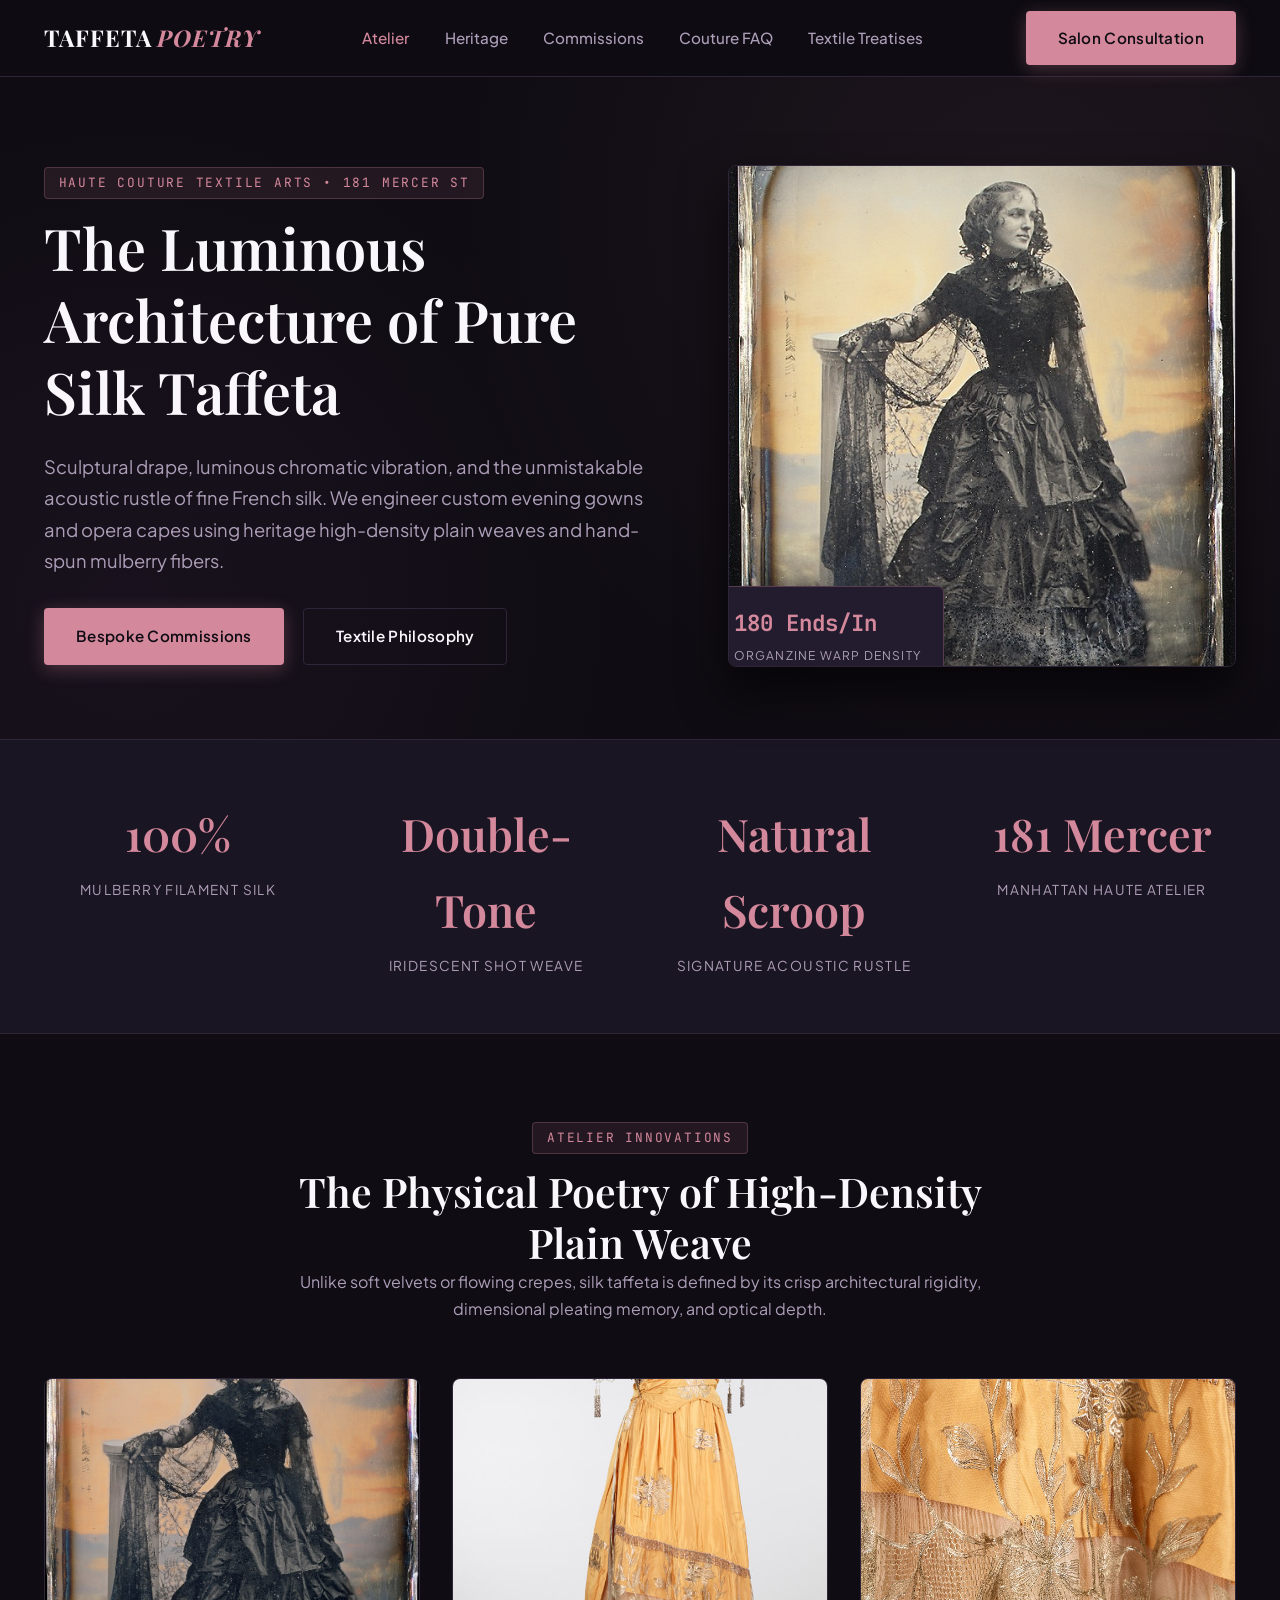
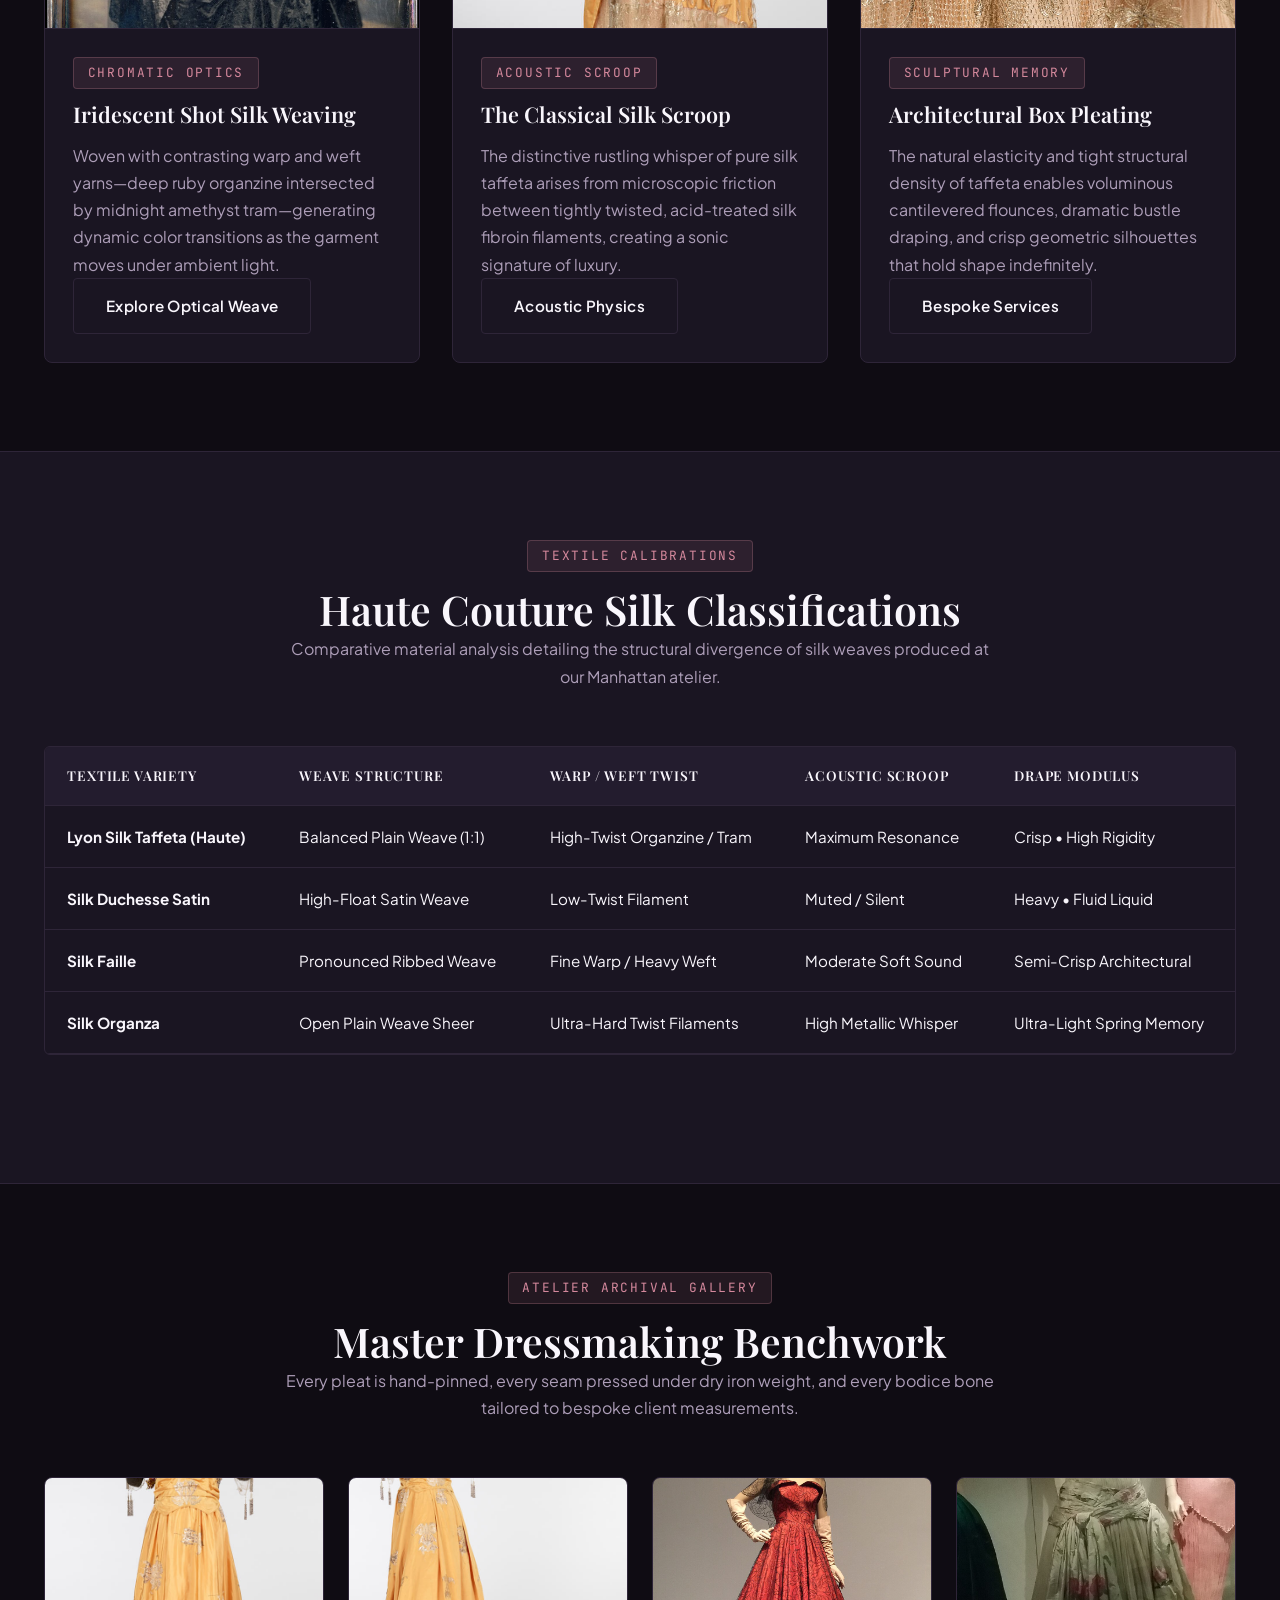
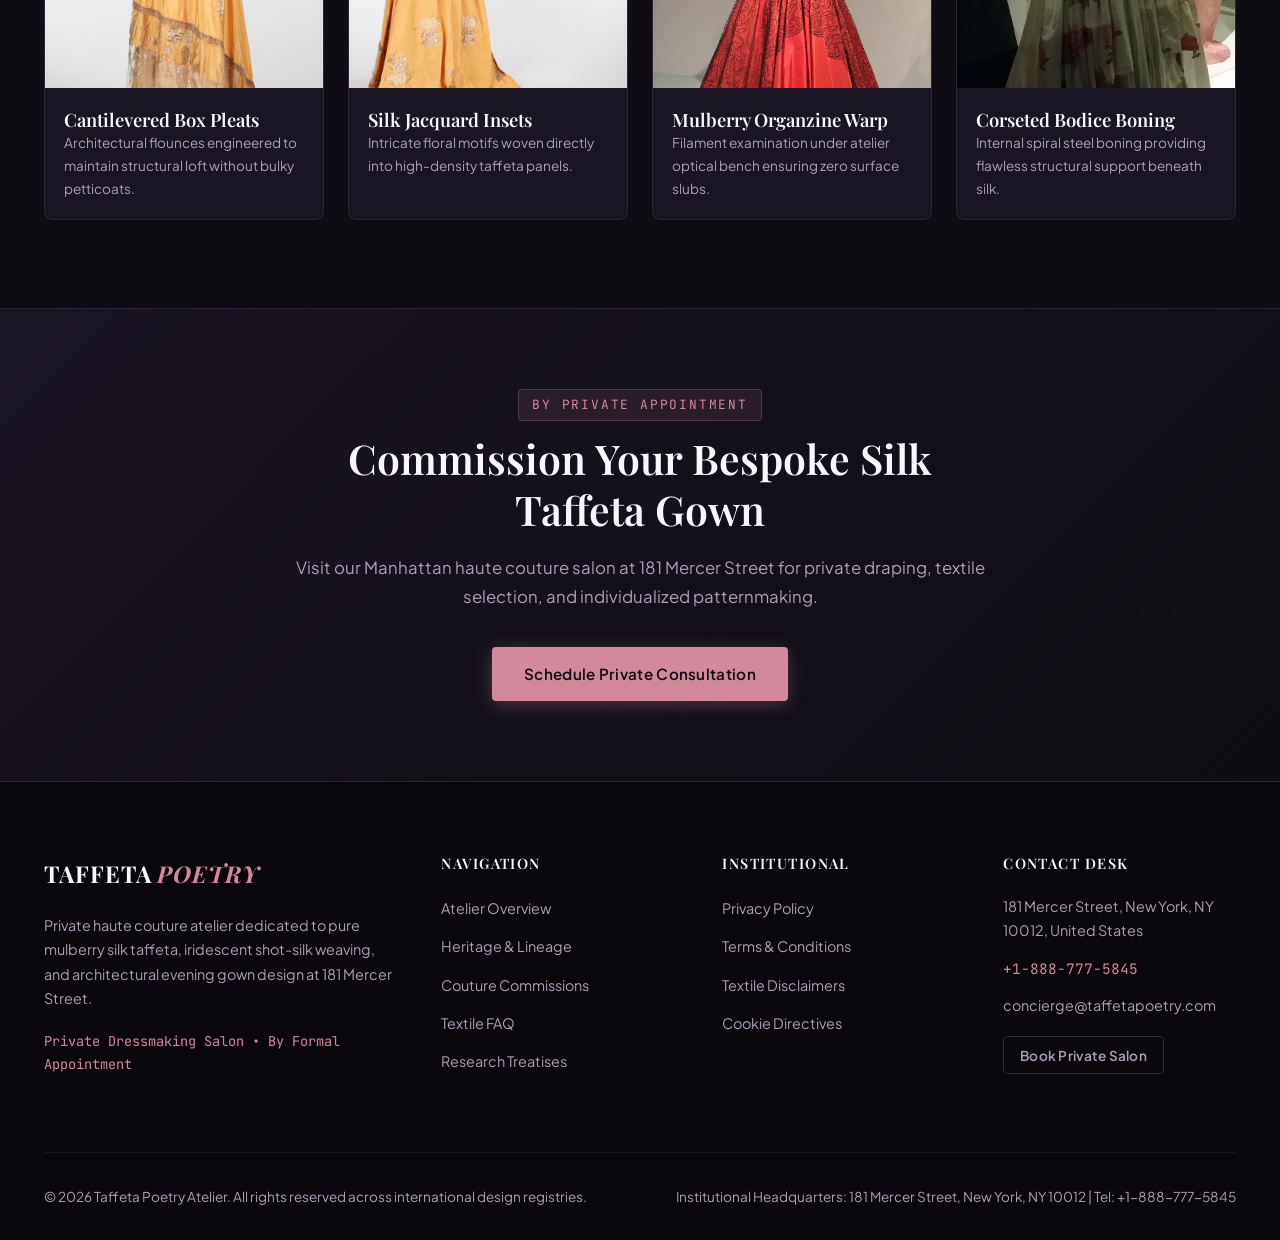
<file: index.html>
<!DOCTYPE html>
<html lang="en">
<head>
  <meta charset="UTF-8">
  <meta name="viewport" content="width=device-width, initial-scale=1.0">
  <title>Haute Couture Silk Taffeta & Architectural Eveningwear | Taffeta Poetry</title>
  <meta name="description" content="Bespoke silk taffeta atelier crafting architectural ballgowns, iridescent shot silk eveningwear, and hand-loomed couture at 181 Mercer Street.">
  <link rel="preconnect" href="https://fonts.googleapis.com">
  <link rel="preconnect" href="https://fonts.gstatic.com" crossorigin>
  <link href="https://fonts.googleapis.com/css2?family=Playfair+Display:ital,wght@0,400..900;1,400..900&family=Plus+Jakarta+Sans:wght@300;400;500;600;700&family=JetBrains+Mono:wght@400;500;600&display=swap" rel="stylesheet">
  <link rel="stylesheet" href="assets/css/style.css">
  <!-- Google tag (gtag.js) -->
  <script async src="https://www.googletagmanager.com/gtag/js?id=G-0LY0HY7L01"></script>
  <script>
    window.dataLayer = window.dataLayer || [];
    function gtag(){dataLayer.push(arguments);}
    gtag('js', new Date());
    gtag('config', 'G-0LY0HY7L01');
  </script>
</head>
<body>
<header class="site-header">
  <div class="container header-inner">
    <a href="index.html" class="brand-logo">TAFFETA <span>POETRY</span></a>
    <ul class="nav-desktop">
      <li><a href="index.html" class="active">Atelier</a></li>
      <li><a href="about.html" class="">Heritage</a></li>
      <li><a href="services.html" class="">Commissions</a></li>
      <li><a href="faq.html" class="">Couture FAQ</a></li>
      <li><a href="blog.html" class="">Textile Treatises</a></li>
    </ul>
    <div style="display:flex; align-items:center; gap:1rem;">
      <a href="contact.html" class="btn btn-primary" style="display:inline-flex;">Salon Consultation</a>
      <button class="drawer-toggle" id="drawer-toggle" aria-label="Toggle Navigation">&#9776;</button>
    </div>
  </div>
</header>
<div class="mobile-drawer" id="mobile-drawer">
  <a href="index.html">Atelier Home</a>
  <a href="about.html">Heritage Lineage</a>
  <a href="services.html">Bespoke Commissions</a>
  <a href="faq.html">Couture FAQ</a>
  <a href="blog.html">Textile Treatises</a>
  <a href="contact.html">Salon Consultation</a>
</div>

<main>
  <!-- Hero Section -->
  <section class="hero">
    <div class="container hero-grid">
      <div class="hero-content">
        <span class="eyebrow">Haute Couture Textile Arts &bull; 181 Mercer St</span>
        <h1>The Luminous Architecture of Pure Silk Taffeta</h1>
        <p style="font-size:1.15rem; margin:1.5rem 0 2rem; color:var(--text-secondary);">
          Sculptural drape, luminous chromatic vibration, and the unmistakable acoustic rustle of fine French silk. We engineer custom evening gowns and opera capes using heritage high-density plain weaves and hand-spun mulberry fibers.
        </p>
        <div style="display:flex; gap:1.2rem; flex-wrap:wrap;">
          <a href="services.html" class="btn btn-primary">Bespoke Commissions</a>
          <a href="about.html" class="btn btn-outline">Textile Philosophy</a>
        </div>
      </div>
      <div class="hero-visual">
        <div class="hero-img-box">
          <img src="assets/images/artisan_detail_1.jpg" alt="Bespoke shot silk taffeta evening gown with architectural pleated bodice and rustling luster">
          <div class="floating-badge">
            <span class="val">180 Ends/In</span>
            <span class="lbl">Organzine Warp Density</span>
          </div>
        </div>
      </div>
    </div>
  </section>

  <!-- Metric Strip -->
  <section class="metric-strip">
    <div class="container metric-grid">
      <div class="metric-item">
        <div class="val">100%</div>
        <div class="lbl">Mulberry Filament Silk</div>
      </div>
      <div class="metric-item">
        <div class="val">Double-Tone</div>
        <div class="lbl">Iridescent Shot Weave</div>
      </div>
      <div class="metric-item">
        <div class="val">Natural Scroop</div>
        <div class="lbl">Signature Acoustic Rustle</div>
      </div>
      <div class="metric-item">
        <div class="val">181 Mercer</div>
        <div class="lbl">Manhattan Haute Atelier</div>
      </div>
    </div>
  </section>

  <!-- Couture Pillars -->
  <section class="section-pad">
    <div class="container">
      <div class="section-head">
        <span class="eyebrow">Atelier Innovations</span>
        <h2>The Physical Poetry of High-Density Plain Weave</h2>
        <p>Unlike soft velvets or flowing crepes, silk taffeta is defined by its crisp architectural rigidity, dimensional pleating memory, and optical depth.</p>
      </div>
      <div class="card-grid-3">
        <div class="couture-card">
          <img src="assets/images/artisan_detail_2.jpg" alt="Archival French silk taffeta ballgown displaying iridescent warp-weft chromatic shifts" class="couture-card-img">
          <div class="couture-card-body">
            <span class="eyebrow" style="align-self:flex-start;">Chromatic Optics</span>
            <h3>Iridescent Shot Silk Weaving</h3>
            <p>Woven with contrasting warp and weft yarns—deep ruby organzine intersected by midnight amethyst tram—generating dynamic color transitions as the garment moves under ambient light.</p>
            <a href="about.html" class="btn btn-outline" style="align-self:flex-start; margin-top:auto;">Explore Optical Weave</a>
          </div>
        </div>
        <div class="couture-card">
          <img src="assets/images/artisan_detail_3.jpg" alt="Hand-loomed mulberry silk taffeta textile specimen showing crisp plain weave density" class="couture-card-img">
          <div class="couture-card-body">
            <span class="eyebrow" style="align-self:flex-start;">Acoustic Scroop</span>
            <h3>The Classical Silk Scroop</h3>
            <p>The distinctive rustling whisper of pure silk taffeta arises from microscopic friction between tightly twisted, acid-treated silk fibroin filaments, creating a sonic signature of luxury.</p>
            <a href="about.html" class="btn btn-outline" style="align-self:flex-start; margin-top:auto;">Acoustic Physics</a>
          </div>
        </div>
        <div class="couture-card">
          <img src="assets/images/artisan_detail_4.jpg" alt="Bespoke opera cloak draped in double-faced iridescent amethyst and rose silk taffeta" class="couture-card-img">
          <div class="couture-card-body">
            <span class="eyebrow" style="align-self:flex-start;">Sculptural Memory</span>
            <h3>Architectural Box Pleating</h3>
            <p>The natural elasticity and tight structural density of taffeta enables voluminous cantilevered flounces, dramatic bustle draping, and crisp geometric silhouettes that hold shape indefinitely.</p>
            <a href="services.html" class="btn btn-outline" style="align-self:flex-start; margin-top:auto;">Bespoke Services</a>
          </div>
        </div>
      </div>
    </div>
  </section>

  <!-- Technical Spec Comparison Table -->
  <section class="section-pad" style="background:var(--bg-surface); border-top:1px solid var(--border-subtle); border-bottom:1px solid var(--border-subtle);">
    <div class="container">
      <div class="section-head">
        <span class="eyebrow">Textile Calibrations</span>
        <h2>Haute Couture Silk Classifications</h2>
        <p>Comparative material analysis detailing the structural divergence of silk weaves produced at our Manhattan atelier.</p>
      </div>
      <div class="spec-table-wrap">
        <table class="spec-table">
          <thead>
            <tr>
              <th>Textile Variety</th>
              <th>Weave Structure</th>
              <th>Warp / Weft Twist</th>
              <th>Acoustic Scroop</th>
              <th>Drape Modulus</th>
            </tr>
          </thead>
          <tbody>
            <tr>
              <td><strong>Lyon Silk Taffeta (Haute)</strong></td>
              <td>Balanced Plain Weave (1:1)</td>
              <td>High-Twist Organzine / Tram</td>
              <td>Maximum Resonance</td>
              <td>Crisp &bull; High Rigidity</td>
            </tr>
            <tr>
              <td><strong>Silk Duchesse Satin</strong></td>
              <td>High-Float Satin Weave</td>
              <td>Low-Twist Filament</td>
              <td>Muted / Silent</td>
              <td>Heavy &bull; Fluid Liquid</td>
            </tr>
            <tr>
              <td><strong>Silk Faille</strong></td>
              <td>Pronounced Ribbed Weave</td>
              <td>Fine Warp / Heavy Weft</td>
              <td>Moderate Soft Sound</td>
              <td>Semi-Crisp Architectural</td>
            </tr>
            <tr>
              <td><strong>Silk Organza</strong></td>
              <td>Open Plain Weave Sheer</td>
              <td>Ultra-Hard Twist Filaments</td>
              <td>High Metallic Whisper</td>
              <td>Ultra-Light Spring Memory</td>
            </tr>
          </tbody>
        </table>
      </div>
    </div>
  </section>

  <!-- Visual Archival Grid -->
  <section class="section-pad">
    <div class="container">
      <div class="section-head">
        <span class="eyebrow">Atelier Archival Gallery</span>
        <h2>Master Dressmaking Benchwork</h2>
        <p>Every pleat is hand-pinned, every seam pressed under dry iron weight, and every bodice bone tailored to bespoke client measurements.</p>
      </div>
      <div class="card-grid-4">
        <div class="couture-card">
          <img src="assets/images/artisan_detail_5.jpg" alt="Sculptural box-pleated couture skirt showcasing signature acoustic scroop and crisp drape" style="height:210px; object-fit:cover;">
          <div class="couture-card-body" style="padding:1.2rem;">
            <h4>Cantilevered Box Pleats</h4>
            <p style="font-size:0.85rem;">Architectural flounces engineered to maintain structural loft without bulky petticoats.</p>
          </div>
        </div>
        <div class="couture-card">
          <img src="assets/images/artisan_detail_6.jpg" alt="Historical silk jacquard and taffeta day dress preserved in European textile archive" style="height:210px; object-fit:cover;">
          <div class="couture-card-body" style="padding:1.2rem;">
            <h4>Silk Jacquard Insets</h4>
            <p style="font-size:0.85rem;">Intricate floral motifs woven directly into high-density taffeta panels.</p>
          </div>
        </div>
        <div class="couture-card">
          <img src="assets/images/artisan_detail_7.jpg" alt="Close-up inspection of high-twist organzine silk warp threads under atelier loupe" style="height:210px; object-fit:cover;">
          <div class="couture-card-body" style="padding:1.2rem;">
            <h4>Mulberry Organzine Warp</h4>
            <p style="font-size:0.85rem;">Filament examination under atelier optical bench ensuring zero surface slubs.</p>
          </div>
        </div>
        <div class="couture-card">
          <img src="assets/images/artisan_detail_8.jpg" alt="Bespoke strapless silk taffeta evening bodice with hand-stitched internal boning corset" style="height:210px; object-fit:cover;">
          <div class="couture-card-body" style="padding:1.2rem;">
            <h4>Corseted Bodice Boning</h4>
            <p style="font-size:0.85rem;">Internal spiral steel boning providing flawless structural support beneath silk.</p>
          </div>
        </div>
      </div>
    </div>
  </section>

  <!-- CTA Banner -->
  <section style="background:linear-gradient(135deg, #1a1522 0%, #0f0c13 100%); border-top:1px solid var(--border-subtle); padding:5rem 0; text-align:center;">
    <div class="container" style="max-width:760px;">
      <span class="eyebrow">By Private Appointment</span>
      <h2 style="margin-bottom:1.2rem;">Commission Your Bespoke Silk Taffeta Gown</h2>
      <p style="margin-bottom:2.2rem; font-size:1.05rem;">Visit our Manhattan haute couture salon at 181 Mercer Street for private draping, textile selection, and individualized patternmaking.</p>
      <a href="contact.html" class="btn btn-primary">Schedule Private Consultation</a>
    </div>
  </section>
</main>

<footer class="site-footer">
  <div class="container">
    <div class="footer-grid">
      <div class="footer-brand">
        <a href="index.html" class="brand-logo">TAFFETA <span>POETRY</span></a>
        <p>Private haute couture atelier dedicated to pure mulberry silk taffeta, iridescent shot-silk weaving, and architectural evening gown design at 181 Mercer Street.</p>
        <p style="color:var(--accent-rose); font-size:0.85rem; font-family:var(--font-mono);">Private Dressmaking Salon • By Formal Appointment</p>
      </div>
      <div class="footer-col">
        <h4>Navigation</h4>
        <ul>
          <li><a href="index.html">Atelier Overview</a></li>
          <li><a href="about.html">Heritage & Lineage</a></li>
          <li><a href="services.html">Couture Commissions</a></li>
          <li><a href="faq.html">Textile FAQ</a></li>
          <li><a href="blog.html">Research Treatises</a></li>
        </ul>
      </div>
      <div class="footer-col">
        <h4>Institutional</h4>
        <ul>
          <li><a href="privacy-policy.html">Privacy Policy</a></li>
          <li><a href="terms-and-conditions.html">Terms & Conditions</a></li>
          <li><a href="disclaimer.html">Textile Disclaimers</a></li>
          <li><a href="cookie-policy.html">Cookie Directives</a></li>
        </ul>
      </div>
      <div class="footer-col">
        <h4>Contact Desk</h4>
        <ul>
          <li style="color:var(--text-secondary); font-size:0.9rem;">181 Mercer Street, New York, NY 10012, United States</li>
          <li><a href="tel:+18887775845" style="color:var(--accent-rose); font-family:var(--font-mono);">+1-888-777-5845</a></li>
          <li style="color:var(--text-secondary); font-size:0.9rem;">concierge@taffetapoetry.com</li>
          <li><a href="contact.html" class="btn btn-outline" style="padding:0.4rem 1rem; margin-top:0.5rem; font-size:0.85rem;">Book Private Salon</a></li>
        </ul>
      </div>
    </div>
    <div class="footer-bottom">
      <p>&copy; 2026 Taffeta Poetry Atelier. All rights reserved across international design registries.</p>
      <p>Institutional Headquarters: 181 Mercer Street, New York, NY 10012 | Tel: +1-888-777-5845</p>
    </div>
  </div>
</footer>
<script src="assets/js/main.js"></script>
</body>
</html>
</file>
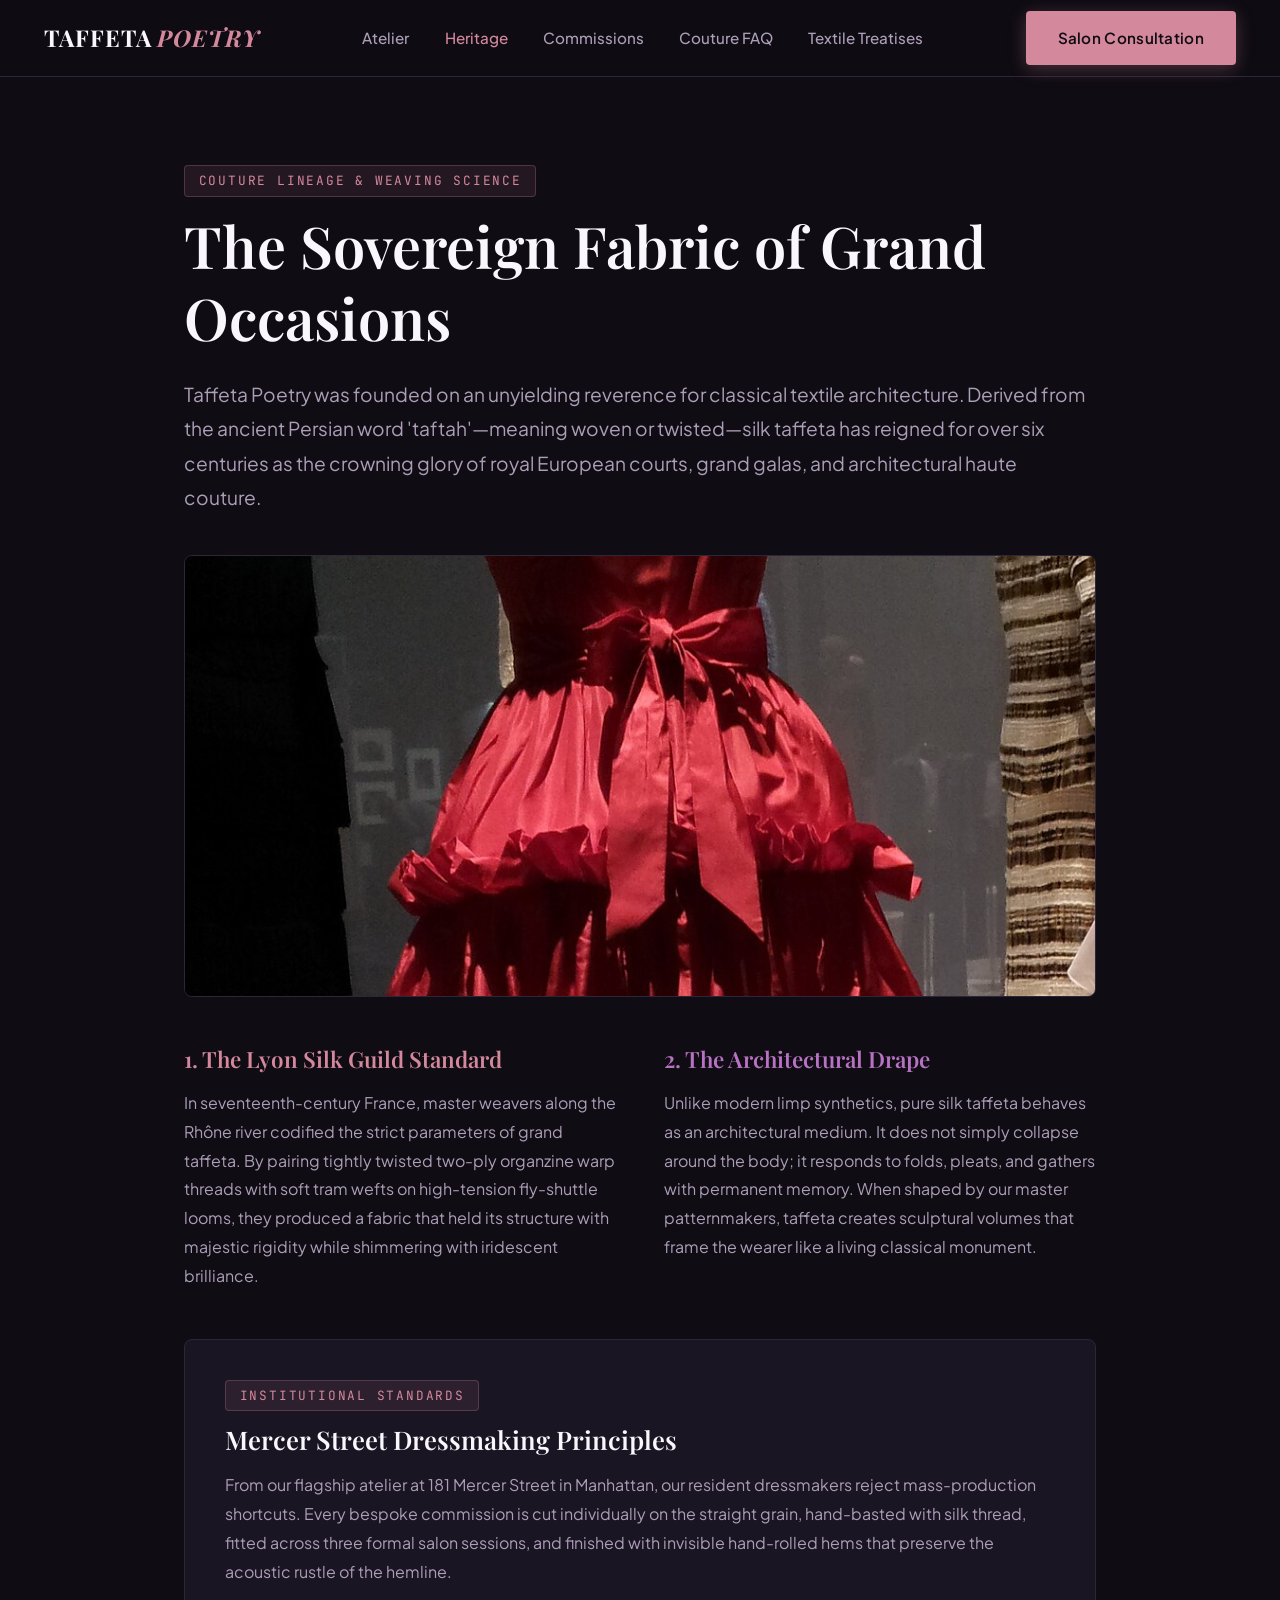
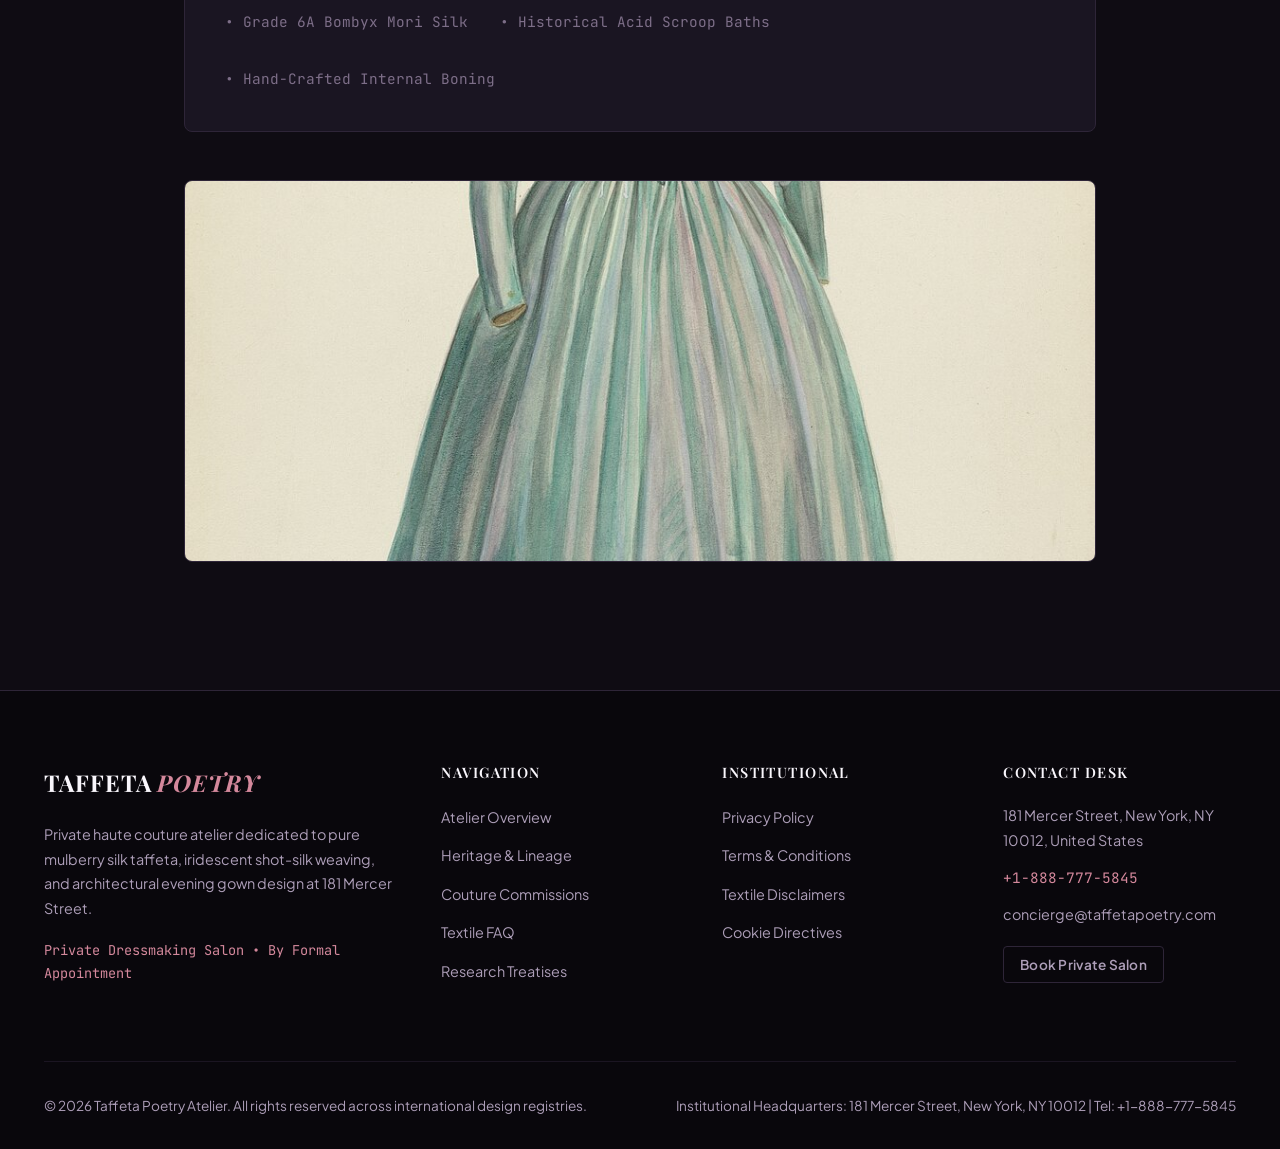
<file: about.html>
<!DOCTYPE html>
<html lang="en">
<head>
  <meta charset="UTF-8">
  <meta name="viewport" content="width=device-width, initial-scale=1.0">
  <title>Heritage & Philosophy | Taffeta Poetry</title>
  <meta name="description" content="The historical lineage of silk taffeta, Lyon weaving guilds, and architectural couture craftsmanship at 181 Mercer Street.">
  <link rel="preconnect" href="https://fonts.googleapis.com">
  <link rel="preconnect" href="https://fonts.gstatic.com" crossorigin>
  <link href="https://fonts.googleapis.com/css2?family=Playfair+Display:ital,wght@0,400..900;1,400..900&family=Plus+Jakarta+Sans:wght@300;400;500;600;700&family=JetBrains+Mono:wght@400;500;600&display=swap" rel="stylesheet">
  <link rel="stylesheet" href="assets/css/style.css">
  <!-- Google tag (gtag.js) -->
  <script async src="https://www.googletagmanager.com/gtag/js?id=G-0LY0HY7L01"></script>
  <script>
    window.dataLayer = window.dataLayer || [];
    function gtag(){dataLayer.push(arguments);}
    gtag('js', new Date());
    gtag('config', 'G-0LY0HY7L01');
  </script>
</head>
<body>
<header class="site-header">
  <div class="container header-inner">
    <a href="index.html" class="brand-logo">TAFFETA <span>POETRY</span></a>
    <ul class="nav-desktop">
      <li><a href="index.html" class="">Atelier</a></li>
      <li><a href="about.html" class="active">Heritage</a></li>
      <li><a href="services.html" class="">Commissions</a></li>
      <li><a href="faq.html" class="">Couture FAQ</a></li>
      <li><a href="blog.html" class="">Textile Treatises</a></li>
    </ul>
    <div style="display:flex; align-items:center; gap:1rem;">
      <a href="contact.html" class="btn btn-primary" style="display:inline-flex;">Salon Consultation</a>
      <button class="drawer-toggle" id="drawer-toggle" aria-label="Toggle Navigation">&#9776;</button>
    </div>
  </div>
</header>
<div class="mobile-drawer" id="mobile-drawer">
  <a href="index.html">Atelier Home</a>
  <a href="about.html">Heritage Lineage</a>
  <a href="services.html">Bespoke Commissions</a>
  <a href="faq.html">Couture FAQ</a>
  <a href="blog.html">Textile Treatises</a>
  <a href="contact.html">Salon Consultation</a>
</div>

<main>
  <section class="section-pad">
    <div class="container" style="max-width:960px;">
      <span class="eyebrow">Couture Lineage & Weaving Science</span>
      <h1 style="margin-bottom:1.5rem;">The Sovereign Fabric of Grand Occasions</h1>
      <p style="font-size:1.2rem; color:var(--text-secondary); margin-bottom:2.5rem; line-height:1.8;">
        Taffeta Poetry was founded on an unyielding reverence for classical textile architecture. Derived from the ancient Persian word 'taftah'—meaning woven or twisted—silk taffeta has reigned for over six centuries as the crowning glory of royal European courts, grand galas, and architectural haute couture.
      </p>

      <div style="margin:2.5rem 0; border-radius:8px; overflow:hidden; border:1px solid var(--border-subtle);">
        <img src="assets/images/artisan_detail_9.jpg" alt="Flowing royal violet shot taffeta train displayed in flagship haute couture salon" style="width:100%; height:440px; object-fit:cover;">
      </div>

      <div style="display:grid; grid-template-columns:1fr 1fr; gap:3rem; margin:3rem 0;">
        <div>
          <h3 style="font-size:1.4rem; margin-bottom:1rem; color:var(--accent-rose);">1. The Lyon Silk Guild Standard</h3>
          <p style="line-height:1.8; color:var(--text-secondary);">
            In seventeenth-century France, master weavers along the Rhône river codified the strict parameters of grand taffeta. By pairing tightly twisted two-ply organzine warp threads with soft tram wefts on high-tension fly-shuttle looms, they produced a fabric that held its structure with majestic rigidity while shimmering with iridescent brilliance.
          </p>
        </div>
        <div>
          <h3 style="font-size:1.4rem; margin-bottom:1rem; color:var(--accent-amethyst);">2. The Architectural Drape</h3>
          <p style="line-height:1.8; color:var(--text-secondary);">
            Unlike modern limp synthetics, pure silk taffeta behaves as an architectural medium. It does not simply collapse around the body; it responds to folds, pleats, and gathers with permanent memory. When shaped by our master patternmakers, taffeta creates sculptural volumes that frame the wearer like a living classical monument.
          </p>
        </div>
      </div>

      <div style="background:var(--bg-surface); padding:2.5rem; border-radius:8px; border:1px solid var(--border-subtle); margin:3rem 0;">
        <span class="eyebrow">Institutional Standards</span>
        <h2 style="font-size:1.6rem; margin-bottom:1rem;">Mercer Street Dressmaking Principles</h2>
        <p style="line-height:1.8; color:var(--text-secondary); margin-bottom:1.5rem;">
          From our flagship atelier at 181 Mercer Street in Manhattan, our resident dressmakers reject mass-production shortcuts. Every bespoke commission is cut individually on the straight grain, hand-basted with silk thread, fitted across three formal salon sessions, and finished with invisible hand-rolled hems that preserve the acoustic rustle of the hemline.
        </p>
        <div style="display:flex; gap:2rem; flex-wrap:wrap; font-family:var(--font-mono); font-size:0.9rem; color:var(--text-muted);">
          <span>&bull; Grade 6A Bombyx Mori Silk</span>
          <span>&bull; Historical Acid Scroop Baths</span>
          <span>&bull; Hand-Crafted Internal Boning</span>
        </div>
      </div>

      <div style="margin:2.5rem 0; border-radius:8px; overflow:hidden; border:1px solid var(--border-subtle);">
        <img src="assets/images/artisan_detail_10.jpg" alt="Artisanal cutting table with chalk markings and heavy brass shears on raw mulberry silk bolt" style="width:100%; height:380px; object-fit:cover;">
      </div>
    </div>
  </section>
</main>

<footer class="site-footer">
  <div class="container">
    <div class="footer-grid">
      <div class="footer-brand">
        <a href="index.html" class="brand-logo">TAFFETA <span>POETRY</span></a>
        <p>Private haute couture atelier dedicated to pure mulberry silk taffeta, iridescent shot-silk weaving, and architectural evening gown design at 181 Mercer Street.</p>
        <p style="color:var(--accent-rose); font-size:0.85rem; font-family:var(--font-mono);">Private Dressmaking Salon • By Formal Appointment</p>
      </div>
      <div class="footer-col">
        <h4>Navigation</h4>
        <ul>
          <li><a href="index.html">Atelier Overview</a></li>
          <li><a href="about.html">Heritage & Lineage</a></li>
          <li><a href="services.html">Couture Commissions</a></li>
          <li><a href="faq.html">Textile FAQ</a></li>
          <li><a href="blog.html">Research Treatises</a></li>
        </ul>
      </div>
      <div class="footer-col">
        <h4>Institutional</h4>
        <ul>
          <li><a href="privacy-policy.html">Privacy Policy</a></li>
          <li><a href="terms-and-conditions.html">Terms & Conditions</a></li>
          <li><a href="disclaimer.html">Textile Disclaimers</a></li>
          <li><a href="cookie-policy.html">Cookie Directives</a></li>
        </ul>
      </div>
      <div class="footer-col">
        <h4>Contact Desk</h4>
        <ul>
          <li style="color:var(--text-secondary); font-size:0.9rem;">181 Mercer Street, New York, NY 10012, United States</li>
          <li><a href="tel:+18887775845" style="color:var(--accent-rose); font-family:var(--font-mono);">+1-888-777-5845</a></li>
          <li style="color:var(--text-secondary); font-size:0.9rem;">concierge@taffetapoetry.com</li>
          <li><a href="contact.html" class="btn btn-outline" style="padding:0.4rem 1rem; margin-top:0.5rem; font-size:0.85rem;">Book Private Salon</a></li>
        </ul>
      </div>
    </div>
    <div class="footer-bottom">
      <p>&copy; 2026 Taffeta Poetry Atelier. All rights reserved across international design registries.</p>
      <p>Institutional Headquarters: 181 Mercer Street, New York, NY 10012 | Tel: +1-888-777-5845</p>
    </div>
  </div>
</footer>
<script src="assets/js/main.js"></script>
</body>
</html>
</file>
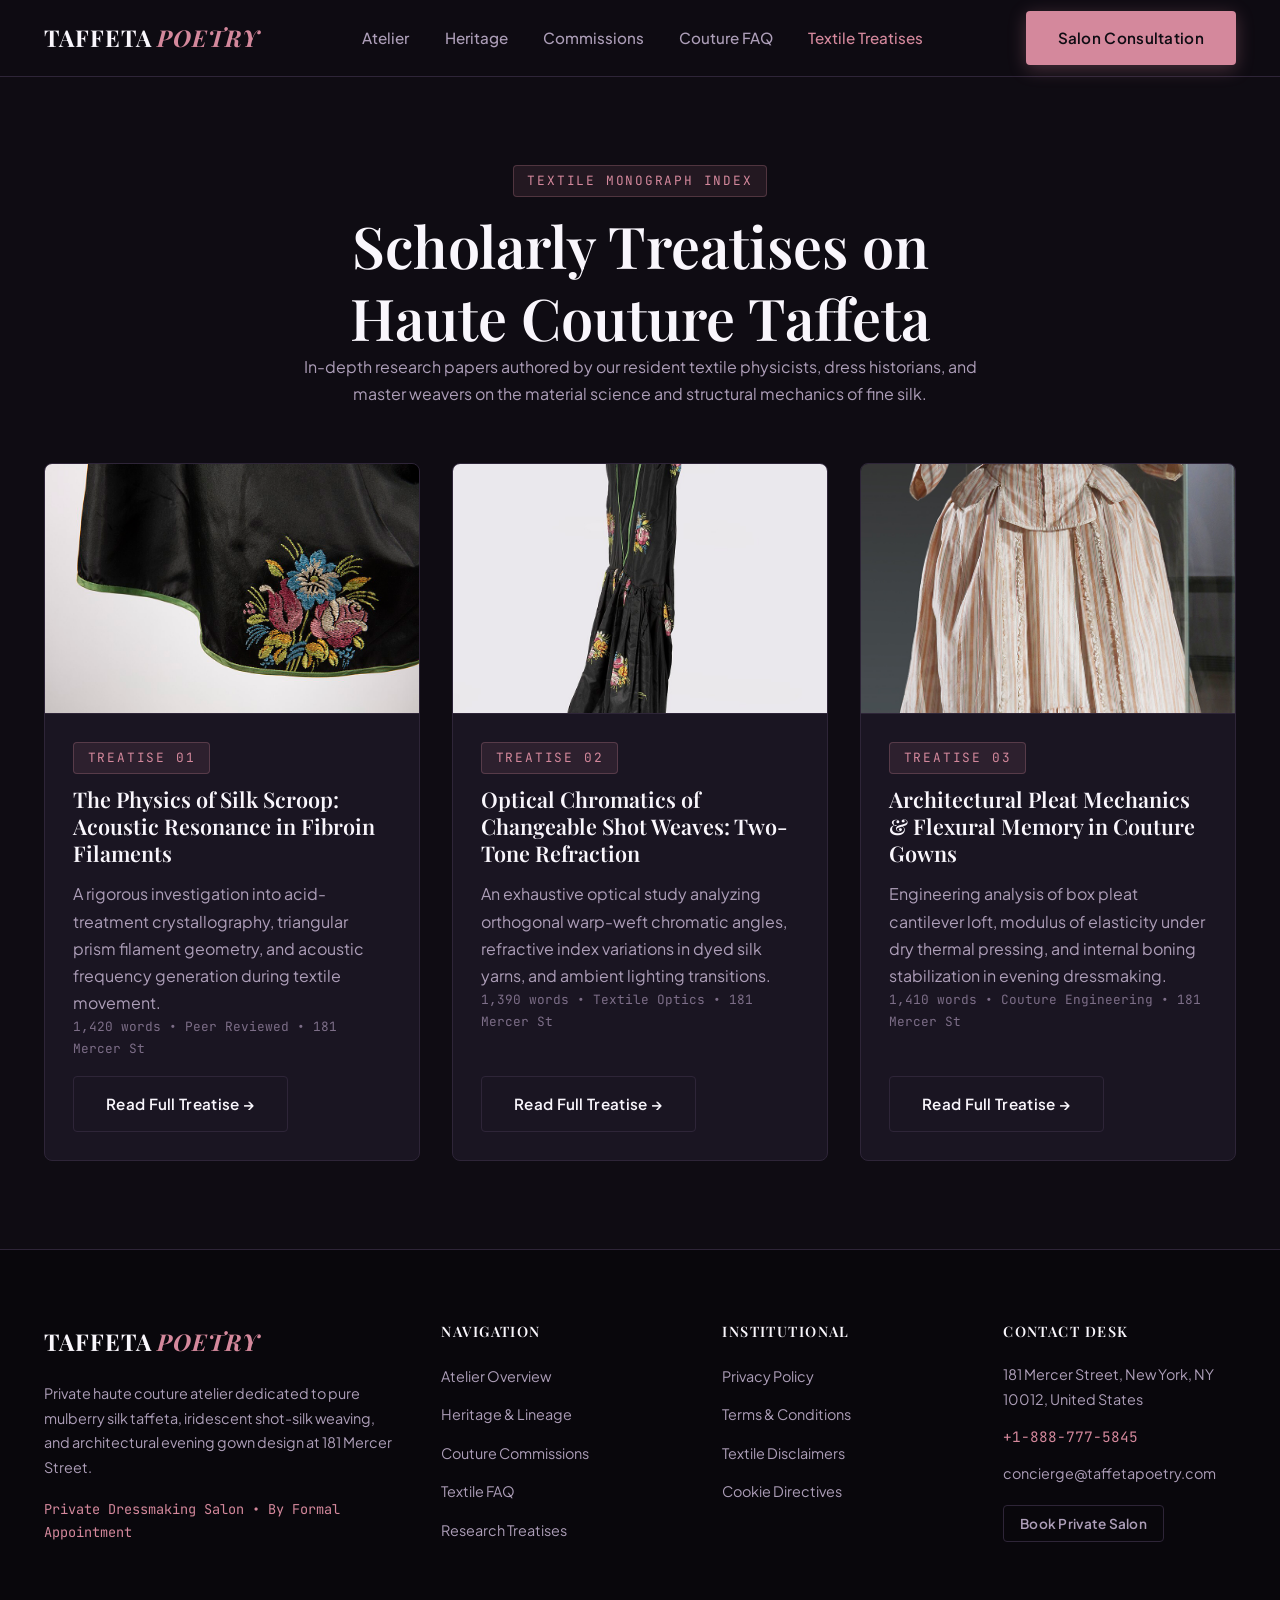
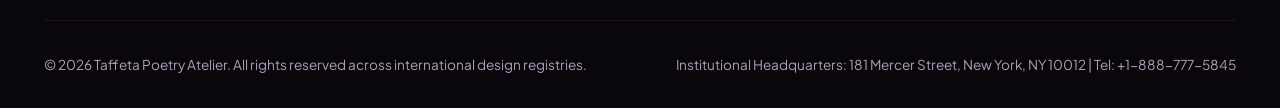
<file: blog.html>
<!DOCTYPE html>
<html lang="en">
<head>
  <meta charset="UTF-8">
  <meta name="viewport" content="width=device-width, initial-scale=1.0">
  <title>Textile Monograph Index & Research Treatises | Taffeta Poetry</title>
  <meta name="description" content="Scholarly research monographs exploring silk fibroin crystallography, optical iridescence physics, and historical scroop finishing.">
  <link rel="preconnect" href="https://fonts.googleapis.com">
  <link rel="preconnect" href="https://fonts.gstatic.com" crossorigin>
  <link href="https://fonts.googleapis.com/css2?family=Playfair+Display:ital,wght@0,400..900;1,400..900&family=Plus+Jakarta+Sans:wght@300;400;500;600;700&family=JetBrains+Mono:wght@400;500;600&display=swap" rel="stylesheet">
  <link rel="stylesheet" href="assets/css/style.css">
  <!-- Google tag (gtag.js) -->
  <script async src="https://www.googletagmanager.com/gtag/js?id=G-0LY0HY7L01"></script>
  <script>
    window.dataLayer = window.dataLayer || [];
    function gtag(){dataLayer.push(arguments);}
    gtag('js', new Date());
    gtag('config', 'G-0LY0HY7L01');
  </script>
</head>
<body>
<header class="site-header">
  <div class="container header-inner">
    <a href="index.html" class="brand-logo">TAFFETA <span>POETRY</span></a>
    <ul class="nav-desktop">
      <li><a href="index.html" class="">Atelier</a></li>
      <li><a href="about.html" class="">Heritage</a></li>
      <li><a href="services.html" class="">Commissions</a></li>
      <li><a href="faq.html" class="">Couture FAQ</a></li>
      <li><a href="blog.html" class="active">Textile Treatises</a></li>
    </ul>
    <div style="display:flex; align-items:center; gap:1rem;">
      <a href="contact.html" class="btn btn-primary" style="display:inline-flex;">Salon Consultation</a>
      <button class="drawer-toggle" id="drawer-toggle" aria-label="Toggle Navigation">&#9776;</button>
    </div>
  </div>
</header>
<div class="mobile-drawer" id="mobile-drawer">
  <a href="index.html">Atelier Home</a>
  <a href="about.html">Heritage Lineage</a>
  <a href="services.html">Bespoke Commissions</a>
  <a href="faq.html">Couture FAQ</a>
  <a href="blog.html">Textile Treatises</a>
  <a href="contact.html">Salon Consultation</a>
</div>

<main>
  <section class="section-pad">
    <div class="container">
      <div class="section-head">
        <span class="eyebrow">Textile Monograph Index</span>
        <h1>Scholarly Treatises on Haute Couture Taffeta</h1>
        <p>In-depth research papers authored by our resident textile physicists, dress historians, and master weavers on the material science and structural mechanics of fine silk.</p>
      </div>

      <div class="card-grid-3">
        <div class="couture-card">
          <img src="assets/images/artisan_detail_15.jpg" alt="Archival nineteenth-century Lyon silk weaving sample book displaying iridescent taffeta ribbons" class="couture-card-img">
          <div class="couture-card-body">
            <span class="eyebrow" style="align-self:flex-start;">Treatise 01</span>
            <h3>The Physics of Silk Scroop: Acoustic Resonance in Fibroin Filaments</h3>
            <p>A rigorous investigation into acid-treatment crystallography, triangular prism filament geometry, and acoustic frequency generation during textile movement.</p>
            <div style="font-family:var(--font-mono); font-size:0.8rem; color:var(--text-muted); margin-bottom:1rem;">1,420 words &bull; Peer Reviewed &bull; 181 Mercer St</div>
            <a href="blog/blog-1.html" class="btn btn-outline" style="align-self:flex-start; margin-top:auto;">Read Full Treatise &rarr;</a>
          </div>
        </div>

        <div class="couture-card">
          <img src="assets/images/artisan_detail_16.jpg" alt="Structured puff sleeve architectural construction supported by interior horsehair canvas" class="couture-card-img">
          <div class="couture-card-body">
            <span class="eyebrow" style="align-self:flex-start;">Treatise 02</span>
            <h3>Optical Chromatics of Changeable Shot Weaves: Two-Tone Refraction</h3>
            <p>An exhaustive optical study analyzing orthogonal warp-weft chromatic angles, refractive index variations in dyed silk yarns, and ambient lighting transitions.</p>
            <div style="font-family:var(--font-mono); font-size:0.8rem; color:var(--text-muted); margin-bottom:1rem;">1,390 words &bull; Textile Optics &bull; 181 Mercer St</div>
            <a href="blog/blog-2.html" class="btn btn-outline" style="align-self:flex-start; margin-top:auto;">Read Full Treatise &rarr;</a>
          </div>
        </div>

        <div class="couture-card">
          <img src="assets/images/artisan_detail_17.jpg" alt="Master dressmaker hand-pinning bias-cut silk taffeta drapery on couture dress form" class="couture-card-img">
          <div class="couture-card-body">
            <span class="eyebrow" style="align-self:flex-start;">Treatise 03</span>
            <h3>Architectural Pleat Mechanics & Flexural Memory in Couture Gowns</h3>
            <p>Engineering analysis of box pleat cantilever loft, modulus of elasticity under dry thermal pressing, and internal boning stabilization in evening dressmaking.</p>
            <div style="font-family:var(--font-mono); font-size:0.8rem; color:var(--text-muted); margin-bottom:1rem;">1,410 words &bull; Couture Engineering &bull; 181 Mercer St</div>
            <a href="blog/blog-3.html" class="btn btn-outline" style="align-self:flex-start; margin-top:auto;">Read Full Treatise &rarr;</a>
          </div>
        </div>
      </div>
    </div>
  </section>
</main>

<footer class="site-footer">
  <div class="container">
    <div class="footer-grid">
      <div class="footer-brand">
        <a href="index.html" class="brand-logo">TAFFETA <span>POETRY</span></a>
        <p>Private haute couture atelier dedicated to pure mulberry silk taffeta, iridescent shot-silk weaving, and architectural evening gown design at 181 Mercer Street.</p>
        <p style="color:var(--accent-rose); font-size:0.85rem; font-family:var(--font-mono);">Private Dressmaking Salon • By Formal Appointment</p>
      </div>
      <div class="footer-col">
        <h4>Navigation</h4>
        <ul>
          <li><a href="index.html">Atelier Overview</a></li>
          <li><a href="about.html">Heritage & Lineage</a></li>
          <li><a href="services.html">Couture Commissions</a></li>
          <li><a href="faq.html">Textile FAQ</a></li>
          <li><a href="blog.html">Research Treatises</a></li>
        </ul>
      </div>
      <div class="footer-col">
        <h4>Institutional</h4>
        <ul>
          <li><a href="privacy-policy.html">Privacy Policy</a></li>
          <li><a href="terms-and-conditions.html">Terms & Conditions</a></li>
          <li><a href="disclaimer.html">Textile Disclaimers</a></li>
          <li><a href="cookie-policy.html">Cookie Directives</a></li>
        </ul>
      </div>
      <div class="footer-col">
        <h4>Contact Desk</h4>
        <ul>
          <li style="color:var(--text-secondary); font-size:0.9rem;">181 Mercer Street, New York, NY 10012, United States</li>
          <li><a href="tel:+18887775845" style="color:var(--accent-rose); font-family:var(--font-mono);">+1-888-777-5845</a></li>
          <li style="color:var(--text-secondary); font-size:0.9rem;">concierge@taffetapoetry.com</li>
          <li><a href="contact.html" class="btn btn-outline" style="padding:0.4rem 1rem; margin-top:0.5rem; font-size:0.85rem;">Book Private Salon</a></li>
        </ul>
      </div>
    </div>
    <div class="footer-bottom">
      <p>&copy; 2026 Taffeta Poetry Atelier. All rights reserved across international design registries.</p>
      <p>Institutional Headquarters: 181 Mercer Street, New York, NY 10012 | Tel: +1-888-777-5845</p>
    </div>
  </div>
</footer>
<script src="assets/js/main.js"></script>
</body>
</html>
</file>
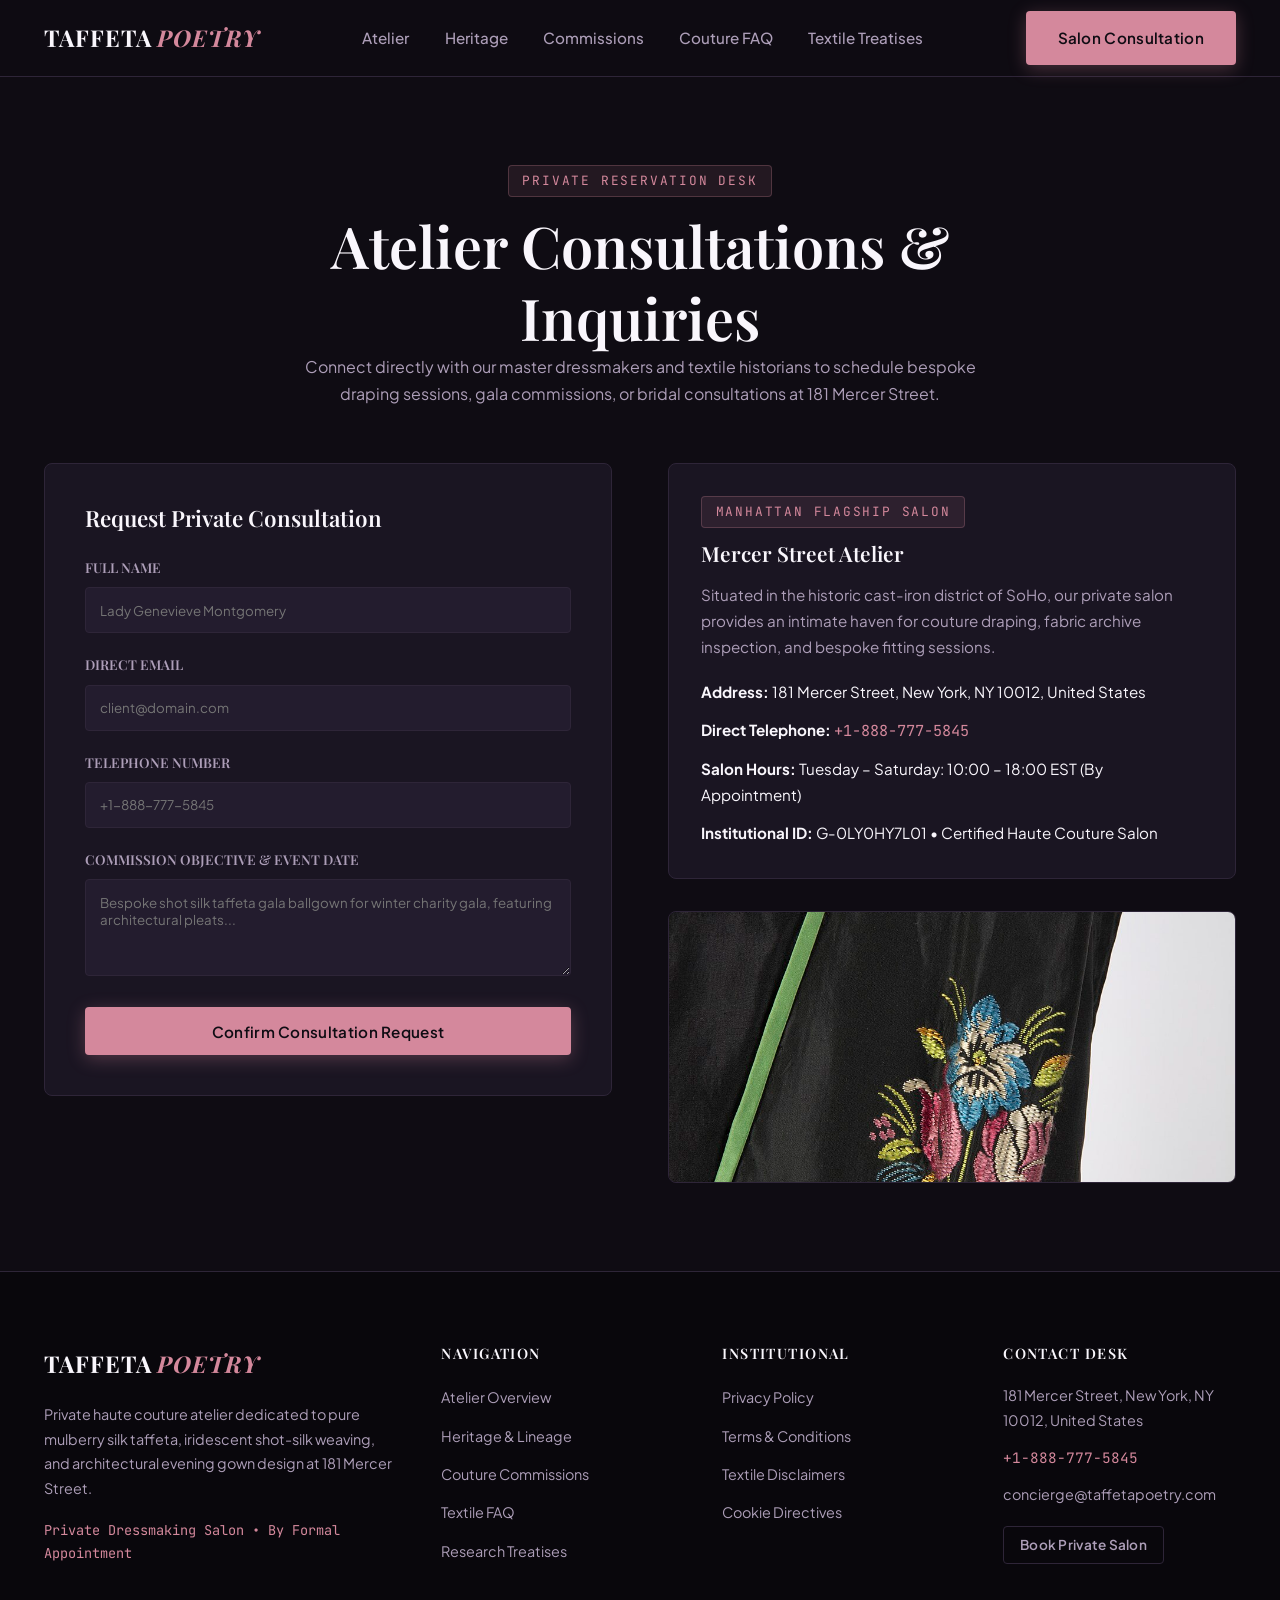
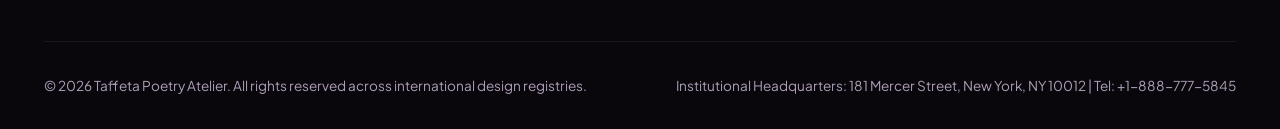
<file: contact.html>
<!DOCTYPE html>
<html lang="en">
<head>
  <meta charset="UTF-8">
  <meta name="viewport" content="width=device-width, initial-scale=1.0">
  <title>Salon Consultation & Private Inquiries | Taffeta Poetry</title>
  <meta name="description" content="Schedule your private dressmaking consultation at 181 Mercer Street, New York, NY 10012.">
  <link rel="preconnect" href="https://fonts.googleapis.com">
  <link rel="preconnect" href="https://fonts.gstatic.com" crossorigin>
  <link href="https://fonts.googleapis.com/css2?family=Playfair+Display:ital,wght@0,400..900;1,400..900&family=Plus+Jakarta+Sans:wght@300;400;500;600;700&family=JetBrains+Mono:wght@400;500;600&display=swap" rel="stylesheet">
  <link rel="stylesheet" href="assets/css/style.css">
  <!-- Google tag (gtag.js) -->
  <script async src="https://www.googletagmanager.com/gtag/js?id=G-0LY0HY7L01"></script>
  <script>
    window.dataLayer = window.dataLayer || [];
    function gtag(){dataLayer.push(arguments);}
    gtag('js', new Date());
    gtag('config', 'G-0LY0HY7L01');
  </script>
</head>
<body>
<header class="site-header">
  <div class="container header-inner">
    <a href="index.html" class="brand-logo">TAFFETA <span>POETRY</span></a>
    <ul class="nav-desktop">
      <li><a href="index.html" class="">Atelier</a></li>
      <li><a href="about.html" class="">Heritage</a></li>
      <li><a href="services.html" class="">Commissions</a></li>
      <li><a href="faq.html" class="">Couture FAQ</a></li>
      <li><a href="blog.html" class="">Textile Treatises</a></li>
    </ul>
    <div style="display:flex; align-items:center; gap:1rem;">
      <a href="contact.html" class="btn btn-primary" style="display:inline-flex;">Salon Consultation</a>
      <button class="drawer-toggle" id="drawer-toggle" aria-label="Toggle Navigation">&#9776;</button>
    </div>
  </div>
</header>
<div class="mobile-drawer" id="mobile-drawer">
  <a href="index.html">Atelier Home</a>
  <a href="about.html">Heritage Lineage</a>
  <a href="services.html">Bespoke Commissions</a>
  <a href="faq.html">Couture FAQ</a>
  <a href="blog.html">Textile Treatises</a>
  <a href="contact.html">Salon Consultation</a>
</div>

<main>
  <section class="section-pad">
    <div class="container">
      <div class="section-head">
        <span class="eyebrow">Private Reservation Desk</span>
        <h1>Atelier Consultations & Inquiries</h1>
        <p>Connect directly with our master dressmakers and textile historians to schedule bespoke draping sessions, gala commissions, or bridal consultations at 181 Mercer Street.</p>
      </div>

      <div style="display:grid; grid-template-columns:1fr 1fr; gap:3.5rem; align-items:flex-start;">
        <div style="background:var(--bg-surface); padding:2.5rem; border-radius:8px; border:1px solid var(--border-subtle);">
          <h3 style="margin-bottom:1.5rem; font-size:1.4rem;">Request Private Consultation</h3>
          <form onsubmit="event.preventDefault(); alert('Your consultation request has been submitted to the Mercer Street Directrice. Our concierge will contact you within 24 hours.');">
            <div style="margin-bottom:1.25rem;">
              <label style="display:block; font-size:0.85rem; font-family:var(--font-heading); font-weight:600; text-transform:uppercase; margin-bottom:0.5rem; color:var(--text-secondary);">Full Name</label>
              <input type="text" required placeholder="Lady Genevieve Montgomery" style="width:100%; padding:0.85rem; background:var(--bg-card); border:1px solid var(--border-subtle); border-radius:4px; color:var(--text-primary); font-family:var(--font-body);">
            </div>
            <div style="margin-bottom:1.25rem;">
              <label style="display:block; font-size:0.85rem; font-family:var(--font-heading); font-weight:600; text-transform:uppercase; margin-bottom:0.5rem; color:var(--text-secondary);">Direct Email</label>
              <input type="email" required placeholder="client@domain.com" style="width:100%; padding:0.85rem; background:var(--bg-card); border:1px solid var(--border-subtle); border-radius:4px; color:var(--text-primary); font-family:var(--font-body);">
            </div>
            <div style="margin-bottom:1.25rem;">
              <label style="display:block; font-size:0.85rem; font-family:var(--font-heading); font-weight:600; text-transform:uppercase; margin-bottom:0.5rem; color:var(--text-secondary);">Telephone Number</label>
              <input type="tel" required placeholder="+1-888-777-5845" style="width:100%; padding:0.85rem; background:var(--bg-card); border:1px solid var(--border-subtle); border-radius:4px; color:var(--text-primary); font-family:var(--font-body);">
            </div>
            <div style="margin-bottom:1.5rem;">
              <label style="display:block; font-size:0.85rem; font-family:var(--font-heading); font-weight:600; text-transform:uppercase; margin-bottom:0.5rem; color:var(--text-secondary);">Commission Objective & Event Date</label>
              <textarea rows="4" required placeholder="Bespoke shot silk taffeta gala ballgown for winter charity gala, featuring architectural pleats..." style="width:100%; padding:0.85rem; background:var(--bg-card); border:1px solid var(--border-subtle); border-radius:4px; color:var(--text-primary); font-family:var(--font-body);"></textarea>
            </div>
            <button type="submit" class="btn btn-primary" style="width:100%;">Confirm Consultation Request</button>
          </form>
        </div>

        <div>
          <div style="background:var(--bg-surface); padding:2rem; border-radius:8px; border:1px solid var(--border-subtle); margin-bottom:2rem;">
            <span class="eyebrow">Manhattan Flagship Salon</span>
            <h3 style="margin-bottom:1rem; font-size:1.3rem;">Mercer Street Atelier</h3>
            <p style="margin-bottom:1.25rem; font-size:0.95rem; line-height:1.7;">
              Situated in the historic cast-iron district of SoHo, our private salon provides an intimate haven for couture draping, fabric archive inspection, and bespoke fitting sessions.
            </p>
            <div style="display:flex; flex-direction:column; gap:0.75rem; font-size:0.95rem;">
              <div><strong>Address:</strong> 181 Mercer Street, New York, NY 10012, United States</div>
              <div><strong>Direct Telephone:</strong> <a href="tel:+18887775845" style="color:var(--accent-rose); font-family:var(--font-mono);">+1-888-777-5845</a></div>
              <div><strong>Salon Hours:</strong> Tuesday – Saturday: 10:00 – 18:00 EST (By Appointment)</div>
              <div><strong>Institutional ID:</strong> G-0LY0HY7L01 • Certified Haute Couture Salon</div>
            </div>
          </div>

          <div style="border-radius:8px; overflow:hidden; border:1px solid var(--border-subtle);">
            <img src="assets/images/artisan_detail_14.jpg" alt="Bespoke bridal gown in pearlescent ivory silk taffeta featuring pleated drop-waist skirt" style="width:100%; height:270px; object-fit:cover;">
          </div>
        </div>
      </div>
    </div>
  </section>
</main>

<footer class="site-footer">
  <div class="container">
    <div class="footer-grid">
      <div class="footer-brand">
        <a href="index.html" class="brand-logo">TAFFETA <span>POETRY</span></a>
        <p>Private haute couture atelier dedicated to pure mulberry silk taffeta, iridescent shot-silk weaving, and architectural evening gown design at 181 Mercer Street.</p>
        <p style="color:var(--accent-rose); font-size:0.85rem; font-family:var(--font-mono);">Private Dressmaking Salon • By Formal Appointment</p>
      </div>
      <div class="footer-col">
        <h4>Navigation</h4>
        <ul>
          <li><a href="index.html">Atelier Overview</a></li>
          <li><a href="about.html">Heritage & Lineage</a></li>
          <li><a href="services.html">Couture Commissions</a></li>
          <li><a href="faq.html">Textile FAQ</a></li>
          <li><a href="blog.html">Research Treatises</a></li>
        </ul>
      </div>
      <div class="footer-col">
        <h4>Institutional</h4>
        <ul>
          <li><a href="privacy-policy.html">Privacy Policy</a></li>
          <li><a href="terms-and-conditions.html">Terms & Conditions</a></li>
          <li><a href="disclaimer.html">Textile Disclaimers</a></li>
          <li><a href="cookie-policy.html">Cookie Directives</a></li>
        </ul>
      </div>
      <div class="footer-col">
        <h4>Contact Desk</h4>
        <ul>
          <li style="color:var(--text-secondary); font-size:0.9rem;">181 Mercer Street, New York, NY 10012, United States</li>
          <li><a href="tel:+18887775845" style="color:var(--accent-rose); font-family:var(--font-mono);">+1-888-777-5845</a></li>
          <li style="color:var(--text-secondary); font-size:0.9rem;">concierge@taffetapoetry.com</li>
          <li><a href="contact.html" class="btn btn-outline" style="padding:0.4rem 1rem; margin-top:0.5rem; font-size:0.85rem;">Book Private Salon</a></li>
        </ul>
      </div>
    </div>
    <div class="footer-bottom">
      <p>&copy; 2026 Taffeta Poetry Atelier. All rights reserved across international design registries.</p>
      <p>Institutional Headquarters: 181 Mercer Street, New York, NY 10012 | Tel: +1-888-777-5845</p>
    </div>
  </div>
</footer>
<script src="assets/js/main.js"></script>
</body>
</html>
</file>
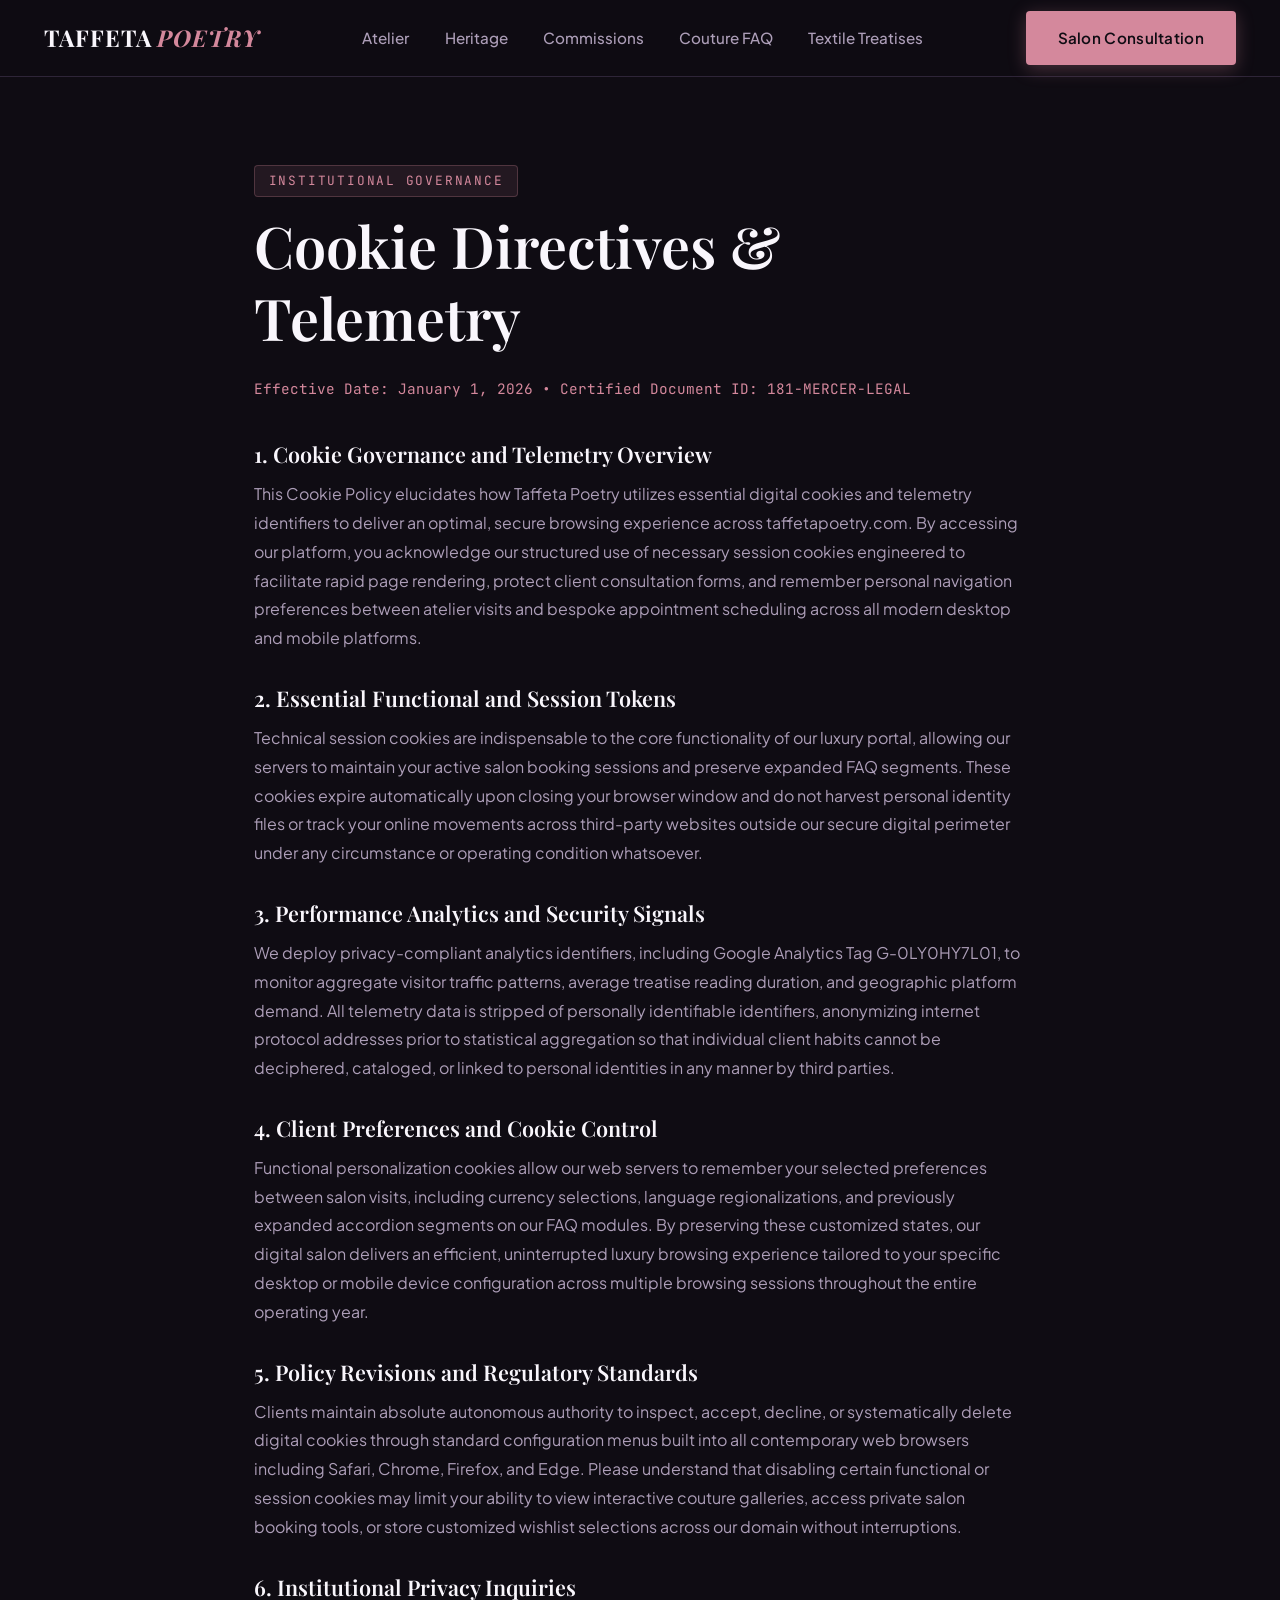
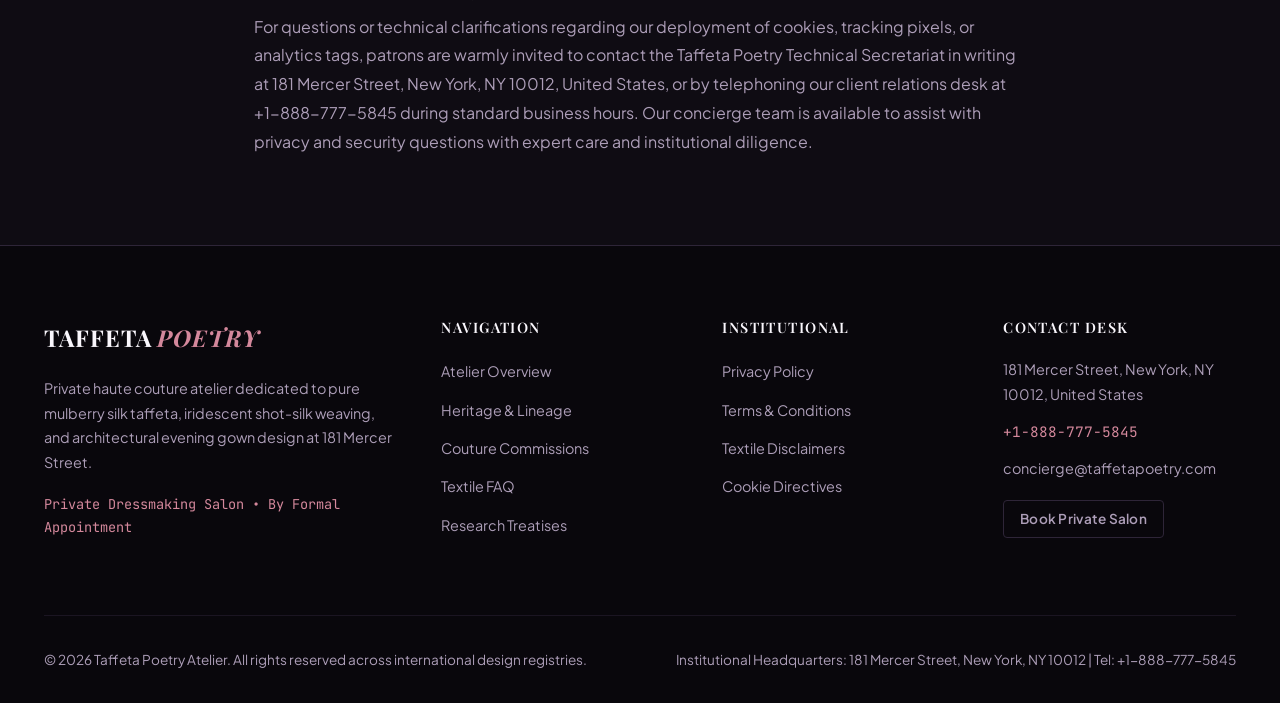
<file: cookie-policy.html>
<!DOCTYPE html>
<html lang="en">
<head>
  <meta charset="UTF-8">
  <meta name="viewport" content="width=device-width, initial-scale=1.0">
  <title>Cookie Directives & Telemetry | Taffeta Poetry</title>
  <meta name="description" content="Cookie Directives & Telemetry for Taffeta Poetry Haute Couture Atelier at 181 Mercer Street, New York, NY 10012.">
  <link rel="preconnect" href="https://fonts.googleapis.com">
  <link rel="preconnect" href="https://fonts.gstatic.com" crossorigin>
  <link href="https://fonts.googleapis.com/css2?family=Playfair+Display:ital,wght@0,400..900;1,400..900&family=Plus+Jakarta+Sans:wght@300;400;500;600;700&family=JetBrains+Mono:wght@400;500;600&display=swap" rel="stylesheet">
  <link rel="stylesheet" href="assets/css/style.css">
  <!-- Google tag (gtag.js) -->
  <script async src="https://www.googletagmanager.com/gtag/js?id=G-0LY0HY7L01"></script>
  <script>
    window.dataLayer = window.dataLayer || [];
    function gtag(){dataLayer.push(arguments);}
    gtag('js', new Date());
    gtag('config', 'G-0LY0HY7L01');
  </script>
</head>
<body>
<header class="site-header">
  <div class="container header-inner">
    <a href="index.html" class="brand-logo">TAFFETA <span>POETRY</span></a>
    <ul class="nav-desktop">
      <li><a href="index.html" class="">Atelier</a></li>
      <li><a href="about.html" class="">Heritage</a></li>
      <li><a href="services.html" class="">Commissions</a></li>
      <li><a href="faq.html" class="">Couture FAQ</a></li>
      <li><a href="blog.html" class="">Textile Treatises</a></li>
    </ul>
    <div style="display:flex; align-items:center; gap:1rem;">
      <a href="contact.html" class="btn btn-primary" style="display:inline-flex;">Salon Consultation</a>
      <button class="drawer-toggle" id="drawer-toggle" aria-label="Toggle Navigation">&#9776;</button>
    </div>
  </div>
</header>
<div class="mobile-drawer" id="mobile-drawer">
  <a href="index.html">Atelier Home</a>
  <a href="about.html">Heritage Lineage</a>
  <a href="services.html">Bespoke Commissions</a>
  <a href="faq.html">Couture FAQ</a>
  <a href="blog.html">Textile Treatises</a>
  <a href="contact.html">Salon Consultation</a>
</div>

<main>
  <section class="section-pad">
    <div class="container" style="max-width:820px;">
      <span class="eyebrow">Institutional Governance</span>
      <h1 style="margin-bottom:1.5rem;">Cookie Directives & Telemetry</h1>
      <p style="color:var(--accent-rose); font-size:0.9rem; margin-bottom:2.5rem; font-family:var(--font-mono);">Effective Date: January 1, 2026 &bull; Certified Document ID: 181-MERCER-LEGAL</p>
      <div style="display:flex; flex-direction:column; gap:2rem;">
        <div>
          <h3 style="font-family:var(--font-heading); font-size:1.35rem; margin-bottom:0.75rem; color:var(--text-primary);">1. Cookie Governance and Telemetry Overview</h3>
          <p style="color:var(--text-secondary); font-size:1rem; line-height:1.8;">This Cookie Policy elucidates how Taffeta Poetry utilizes essential digital cookies and telemetry identifiers to deliver an optimal, secure browsing experience across taffetapoetry.com. By accessing our platform, you acknowledge our structured use of necessary session cookies engineered to facilitate rapid page rendering, protect client consultation forms, and remember personal navigation preferences between atelier visits and bespoke appointment scheduling across all modern desktop and mobile platforms.</p>
        </div>
        <div>
          <h3 style="font-family:var(--font-heading); font-size:1.35rem; margin-bottom:0.75rem; color:var(--text-primary);">2. Essential Functional and Session Tokens</h3>
          <p style="color:var(--text-secondary); font-size:1rem; line-height:1.8;">Technical session cookies are indispensable to the core functionality of our luxury portal, allowing our servers to maintain your active salon booking sessions and preserve expanded FAQ segments. These cookies expire automatically upon closing your browser window and do not harvest personal identity files or track your online movements across third-party websites outside our secure digital perimeter under any circumstance or operating condition whatsoever.</p>
        </div>
        <div>
          <h3 style="font-family:var(--font-heading); font-size:1.35rem; margin-bottom:0.75rem; color:var(--text-primary);">3. Performance Analytics and Security Signals</h3>
          <p style="color:var(--text-secondary); font-size:1rem; line-height:1.8;">We deploy privacy-compliant analytics identifiers, including Google Analytics Tag G-0LY0HY7L01, to monitor aggregate visitor traffic patterns, average treatise reading duration, and geographic platform demand. All telemetry data is stripped of personally identifiable identifiers, anonymizing internet protocol addresses prior to statistical aggregation so that individual client habits cannot be deciphered, cataloged, or linked to personal identities in any manner by third parties.</p>
        </div>
        <div>
          <h3 style="font-family:var(--font-heading); font-size:1.35rem; margin-bottom:0.75rem; color:var(--text-primary);">4. Client Preferences and Cookie Control</h3>
          <p style="color:var(--text-secondary); font-size:1rem; line-height:1.8;">Functional personalization cookies allow our web servers to remember your selected preferences between salon visits, including currency selections, language regionalizations, and previously expanded accordion segments on our FAQ modules. By preserving these customized states, our digital salon delivers an efficient, uninterrupted luxury browsing experience tailored to your specific desktop or mobile device configuration across multiple browsing sessions throughout the entire operating year.</p>
        </div>
        <div>
          <h3 style="font-family:var(--font-heading); font-size:1.35rem; margin-bottom:0.75rem; color:var(--text-primary);">5. Policy Revisions and Regulatory Standards</h3>
          <p style="color:var(--text-secondary); font-size:1rem; line-height:1.8;">Clients maintain absolute autonomous authority to inspect, accept, decline, or systematically delete digital cookies through standard configuration menus built into all contemporary web browsers including Safari, Chrome, Firefox, and Edge. Please understand that disabling certain functional or session cookies may limit your ability to view interactive couture galleries, access private salon booking tools, or store customized wishlist selections across our domain without interruptions.</p>
        </div>
        <div>
          <h3 style="font-family:var(--font-heading); font-size:1.35rem; margin-bottom:0.75rem; color:var(--text-primary);">6. Institutional Privacy Inquiries</h3>
          <p style="color:var(--text-secondary); font-size:1rem; line-height:1.8;">For questions or technical clarifications regarding our deployment of cookies, tracking pixels, or analytics tags, patrons are warmly invited to contact the Taffeta Poetry Technical Secretariat in writing at 181 Mercer Street, New York, NY 10012, United States, or by telephoning our client relations desk at +1-888-777-5845 during standard business hours. Our concierge team is available to assist with privacy and security questions with expert care and institutional diligence.</p>
        </div>
      </div>
    </div>
  </section>
</main>

<footer class="site-footer">
  <div class="container">
    <div class="footer-grid">
      <div class="footer-brand">
        <a href="index.html" class="brand-logo">TAFFETA <span>POETRY</span></a>
        <p>Private haute couture atelier dedicated to pure mulberry silk taffeta, iridescent shot-silk weaving, and architectural evening gown design at 181 Mercer Street.</p>
        <p style="color:var(--accent-rose); font-size:0.85rem; font-family:var(--font-mono);">Private Dressmaking Salon • By Formal Appointment</p>
      </div>
      <div class="footer-col">
        <h4>Navigation</h4>
        <ul>
          <li><a href="index.html">Atelier Overview</a></li>
          <li><a href="about.html">Heritage & Lineage</a></li>
          <li><a href="services.html">Couture Commissions</a></li>
          <li><a href="faq.html">Textile FAQ</a></li>
          <li><a href="blog.html">Research Treatises</a></li>
        </ul>
      </div>
      <div class="footer-col">
        <h4>Institutional</h4>
        <ul>
          <li><a href="privacy-policy.html">Privacy Policy</a></li>
          <li><a href="terms-and-conditions.html">Terms & Conditions</a></li>
          <li><a href="disclaimer.html">Textile Disclaimers</a></li>
          <li><a href="cookie-policy.html">Cookie Directives</a></li>
        </ul>
      </div>
      <div class="footer-col">
        <h4>Contact Desk</h4>
        <ul>
          <li style="color:var(--text-secondary); font-size:0.9rem;">181 Mercer Street, New York, NY 10012, United States</li>
          <li><a href="tel:+18887775845" style="color:var(--accent-rose); font-family:var(--font-mono);">+1-888-777-5845</a></li>
          <li style="color:var(--text-secondary); font-size:0.9rem;">concierge@taffetapoetry.com</li>
          <li><a href="contact.html" class="btn btn-outline" style="padding:0.4rem 1rem; margin-top:0.5rem; font-size:0.85rem;">Book Private Salon</a></li>
        </ul>
      </div>
    </div>
    <div class="footer-bottom">
      <p>&copy; 2026 Taffeta Poetry Atelier. All rights reserved across international design registries.</p>
      <p>Institutional Headquarters: 181 Mercer Street, New York, NY 10012 | Tel: +1-888-777-5845</p>
    </div>
  </div>
</footer>
<script src="assets/js/main.js"></script>
</body>
</html>
</file>
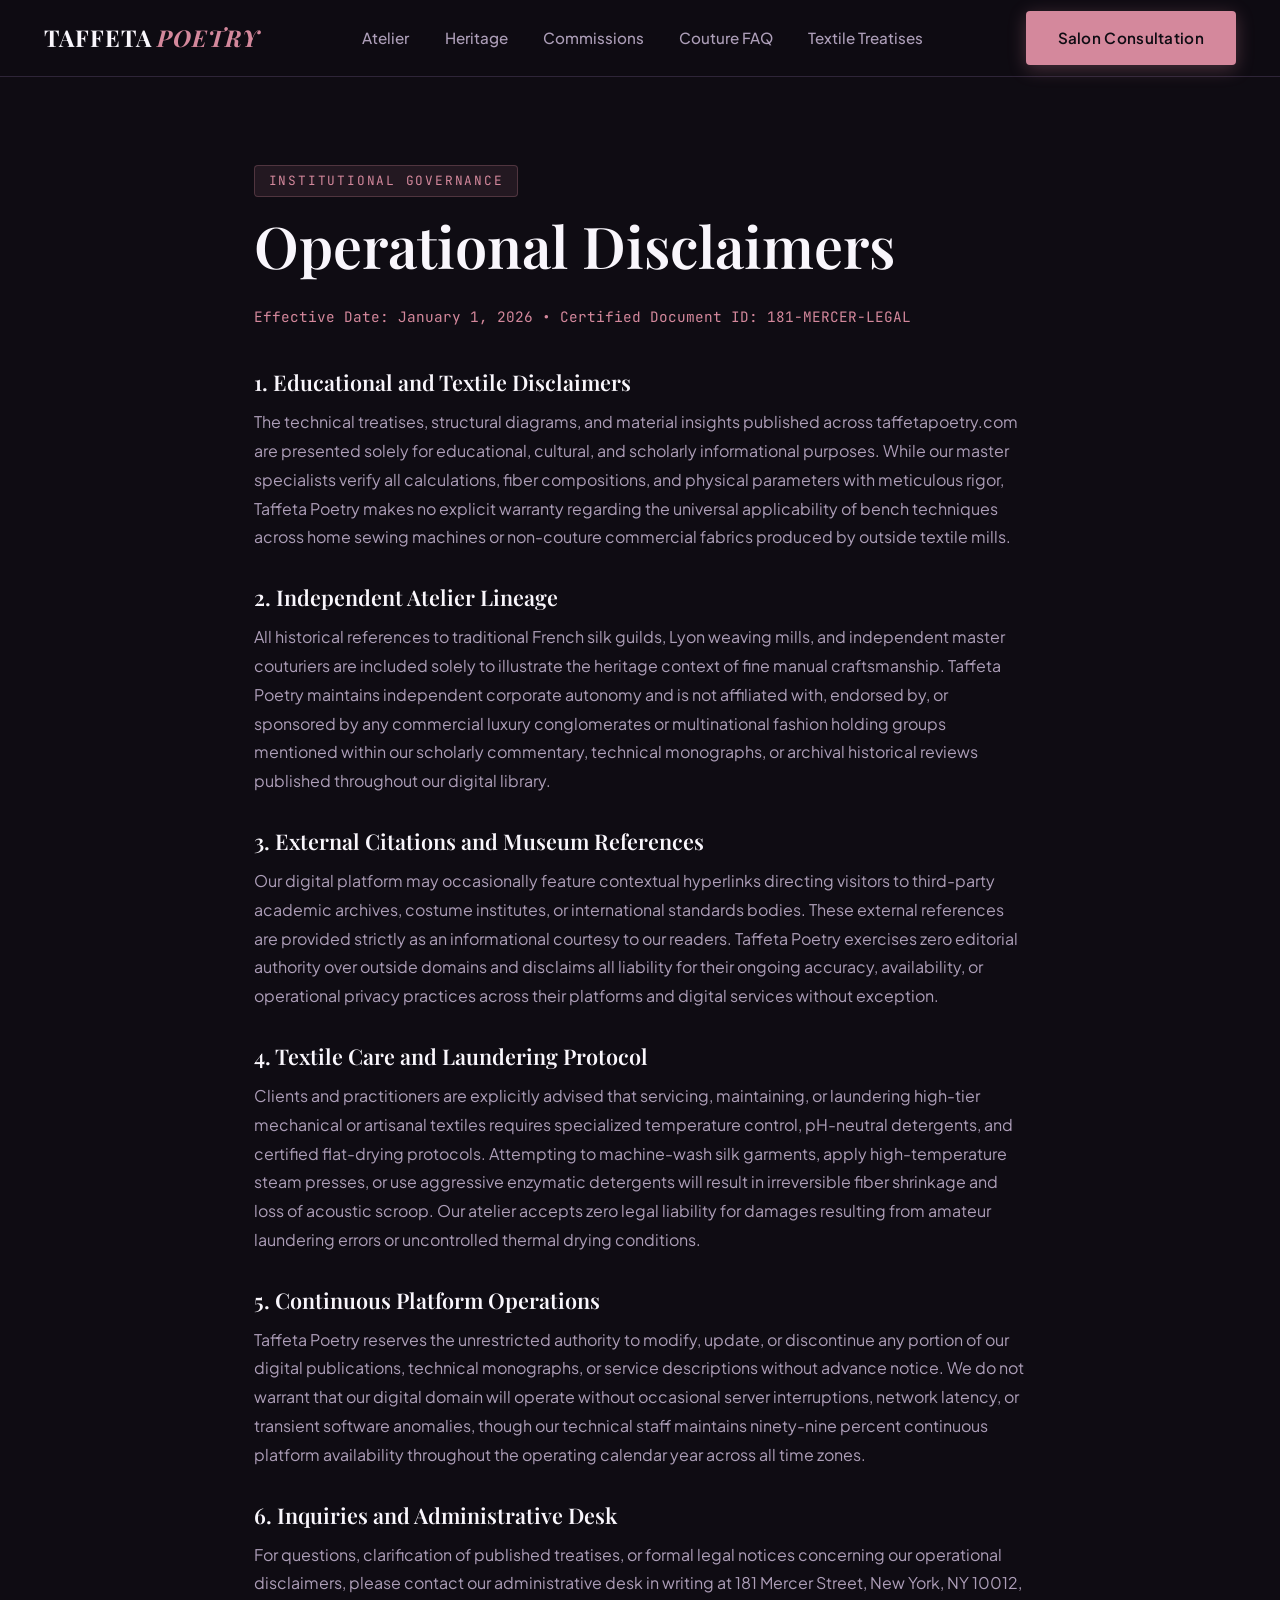
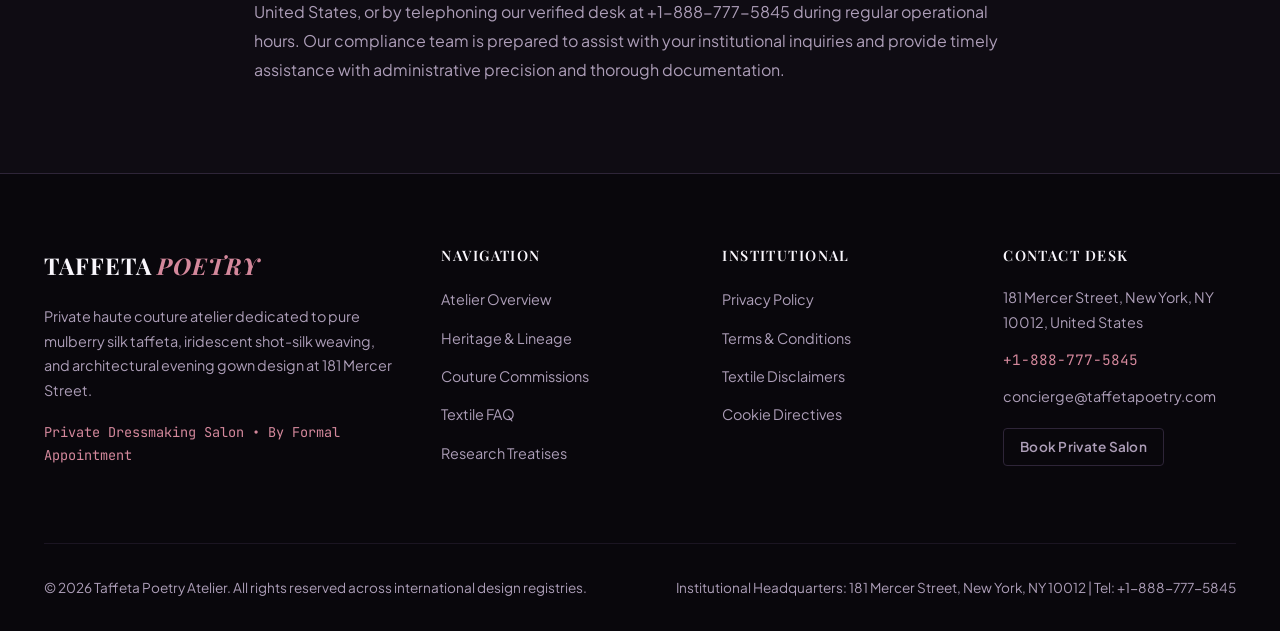
<file: disclaimer.html>
<!DOCTYPE html>
<html lang="en">
<head>
  <meta charset="UTF-8">
  <meta name="viewport" content="width=device-width, initial-scale=1.0">
  <title>Operational Disclaimers | Taffeta Poetry</title>
  <meta name="description" content="Operational Disclaimers for Taffeta Poetry Haute Couture Atelier at 181 Mercer Street, New York, NY 10012.">
  <link rel="preconnect" href="https://fonts.googleapis.com">
  <link rel="preconnect" href="https://fonts.gstatic.com" crossorigin>
  <link href="https://fonts.googleapis.com/css2?family=Playfair+Display:ital,wght@0,400..900;1,400..900&family=Plus+Jakarta+Sans:wght@300;400;500;600;700&family=JetBrains+Mono:wght@400;500;600&display=swap" rel="stylesheet">
  <link rel="stylesheet" href="assets/css/style.css">
  <!-- Google tag (gtag.js) -->
  <script async src="https://www.googletagmanager.com/gtag/js?id=G-0LY0HY7L01"></script>
  <script>
    window.dataLayer = window.dataLayer || [];
    function gtag(){dataLayer.push(arguments);}
    gtag('js', new Date());
    gtag('config', 'G-0LY0HY7L01');
  </script>
</head>
<body>
<header class="site-header">
  <div class="container header-inner">
    <a href="index.html" class="brand-logo">TAFFETA <span>POETRY</span></a>
    <ul class="nav-desktop">
      <li><a href="index.html" class="">Atelier</a></li>
      <li><a href="about.html" class="">Heritage</a></li>
      <li><a href="services.html" class="">Commissions</a></li>
      <li><a href="faq.html" class="">Couture FAQ</a></li>
      <li><a href="blog.html" class="">Textile Treatises</a></li>
    </ul>
    <div style="display:flex; align-items:center; gap:1rem;">
      <a href="contact.html" class="btn btn-primary" style="display:inline-flex;">Salon Consultation</a>
      <button class="drawer-toggle" id="drawer-toggle" aria-label="Toggle Navigation">&#9776;</button>
    </div>
  </div>
</header>
<div class="mobile-drawer" id="mobile-drawer">
  <a href="index.html">Atelier Home</a>
  <a href="about.html">Heritage Lineage</a>
  <a href="services.html">Bespoke Commissions</a>
  <a href="faq.html">Couture FAQ</a>
  <a href="blog.html">Textile Treatises</a>
  <a href="contact.html">Salon Consultation</a>
</div>

<main>
  <section class="section-pad">
    <div class="container" style="max-width:820px;">
      <span class="eyebrow">Institutional Governance</span>
      <h1 style="margin-bottom:1.5rem;">Operational Disclaimers</h1>
      <p style="color:var(--accent-rose); font-size:0.9rem; margin-bottom:2.5rem; font-family:var(--font-mono);">Effective Date: January 1, 2026 &bull; Certified Document ID: 181-MERCER-LEGAL</p>
      <div style="display:flex; flex-direction:column; gap:2rem;">
        <div>
          <h3 style="font-family:var(--font-heading); font-size:1.35rem; margin-bottom:0.75rem; color:var(--text-primary);">1. Educational and Textile Disclaimers</h3>
          <p style="color:var(--text-secondary); font-size:1rem; line-height:1.8;">The technical treatises, structural diagrams, and material insights published across taffetapoetry.com are presented solely for educational, cultural, and scholarly informational purposes. While our master specialists verify all calculations, fiber compositions, and physical parameters with meticulous rigor, Taffeta Poetry makes no explicit warranty regarding the universal applicability of bench techniques across home sewing machines or non-couture commercial fabrics produced by outside textile mills.</p>
        </div>
        <div>
          <h3 style="font-family:var(--font-heading); font-size:1.35rem; margin-bottom:0.75rem; color:var(--text-primary);">2. Independent Atelier Lineage</h3>
          <p style="color:var(--text-secondary); font-size:1rem; line-height:1.8;">All historical references to traditional French silk guilds, Lyon weaving mills, and independent master couturiers are included solely to illustrate the heritage context of fine manual craftsmanship. Taffeta Poetry maintains independent corporate autonomy and is not affiliated with, endorsed by, or sponsored by any commercial luxury conglomerates or multinational fashion holding groups mentioned within our scholarly commentary, technical monographs, or archival historical reviews published throughout our digital library.</p>
        </div>
        <div>
          <h3 style="font-family:var(--font-heading); font-size:1.35rem; margin-bottom:0.75rem; color:var(--text-primary);">3. External Citations and Museum References</h3>
          <p style="color:var(--text-secondary); font-size:1rem; line-height:1.8;">Our digital platform may occasionally feature contextual hyperlinks directing visitors to third-party academic archives, costume institutes, or international standards bodies. These external references are provided strictly as an informational courtesy to our readers. Taffeta Poetry exercises zero editorial authority over outside domains and disclaims all liability for their ongoing accuracy, availability, or operational privacy practices across their platforms and digital services without exception.</p>
        </div>
        <div>
          <h3 style="font-family:var(--font-heading); font-size:1.35rem; margin-bottom:0.75rem; color:var(--text-primary);">4. Textile Care and Laundering Protocol</h3>
          <p style="color:var(--text-secondary); font-size:1rem; line-height:1.8;">Clients and practitioners are explicitly advised that servicing, maintaining, or laundering high-tier mechanical or artisanal textiles requires specialized temperature control, pH-neutral detergents, and certified flat-drying protocols. Attempting to machine-wash silk garments, apply high-temperature steam presses, or use aggressive enzymatic detergents will result in irreversible fiber shrinkage and loss of acoustic scroop. Our atelier accepts zero legal liability for damages resulting from amateur laundering errors or uncontrolled thermal drying conditions.</p>
        </div>
        <div>
          <h3 style="font-family:var(--font-heading); font-size:1.35rem; margin-bottom:0.75rem; color:var(--text-primary);">5. Continuous Platform Operations</h3>
          <p style="color:var(--text-secondary); font-size:1rem; line-height:1.8;">Taffeta Poetry reserves the unrestricted authority to modify, update, or discontinue any portion of our digital publications, technical monographs, or service descriptions without advance notice. We do not warrant that our digital domain will operate without occasional server interruptions, network latency, or transient software anomalies, though our technical staff maintains ninety-nine percent continuous platform availability throughout the operating calendar year across all time zones.</p>
        </div>
        <div>
          <h3 style="font-family:var(--font-heading); font-size:1.35rem; margin-bottom:0.75rem; color:var(--text-primary);">6. Inquiries and Administrative Desk</h3>
          <p style="color:var(--text-secondary); font-size:1rem; line-height:1.8;">For questions, clarification of published treatises, or formal legal notices concerning our operational disclaimers, please contact our administrative desk in writing at 181 Mercer Street, New York, NY 10012, United States, or by telephoning our verified desk at +1-888-777-5845 during regular operational hours. Our compliance team is prepared to assist with your institutional inquiries and provide timely assistance with administrative precision and thorough documentation.</p>
        </div>
      </div>
    </div>
  </section>
</main>

<footer class="site-footer">
  <div class="container">
    <div class="footer-grid">
      <div class="footer-brand">
        <a href="index.html" class="brand-logo">TAFFETA <span>POETRY</span></a>
        <p>Private haute couture atelier dedicated to pure mulberry silk taffeta, iridescent shot-silk weaving, and architectural evening gown design at 181 Mercer Street.</p>
        <p style="color:var(--accent-rose); font-size:0.85rem; font-family:var(--font-mono);">Private Dressmaking Salon • By Formal Appointment</p>
      </div>
      <div class="footer-col">
        <h4>Navigation</h4>
        <ul>
          <li><a href="index.html">Atelier Overview</a></li>
          <li><a href="about.html">Heritage & Lineage</a></li>
          <li><a href="services.html">Couture Commissions</a></li>
          <li><a href="faq.html">Textile FAQ</a></li>
          <li><a href="blog.html">Research Treatises</a></li>
        </ul>
      </div>
      <div class="footer-col">
        <h4>Institutional</h4>
        <ul>
          <li><a href="privacy-policy.html">Privacy Policy</a></li>
          <li><a href="terms-and-conditions.html">Terms & Conditions</a></li>
          <li><a href="disclaimer.html">Textile Disclaimers</a></li>
          <li><a href="cookie-policy.html">Cookie Directives</a></li>
        </ul>
      </div>
      <div class="footer-col">
        <h4>Contact Desk</h4>
        <ul>
          <li style="color:var(--text-secondary); font-size:0.9rem;">181 Mercer Street, New York, NY 10012, United States</li>
          <li><a href="tel:+18887775845" style="color:var(--accent-rose); font-family:var(--font-mono);">+1-888-777-5845</a></li>
          <li style="color:var(--text-secondary); font-size:0.9rem;">concierge@taffetapoetry.com</li>
          <li><a href="contact.html" class="btn btn-outline" style="padding:0.4rem 1rem; margin-top:0.5rem; font-size:0.85rem;">Book Private Salon</a></li>
        </ul>
      </div>
    </div>
    <div class="footer-bottom">
      <p>&copy; 2026 Taffeta Poetry Atelier. All rights reserved across international design registries.</p>
      <p>Institutional Headquarters: 181 Mercer Street, New York, NY 10012 | Tel: +1-888-777-5845</p>
    </div>
  </div>
</footer>
<script src="assets/js/main.js"></script>
</body>
</html>
</file>
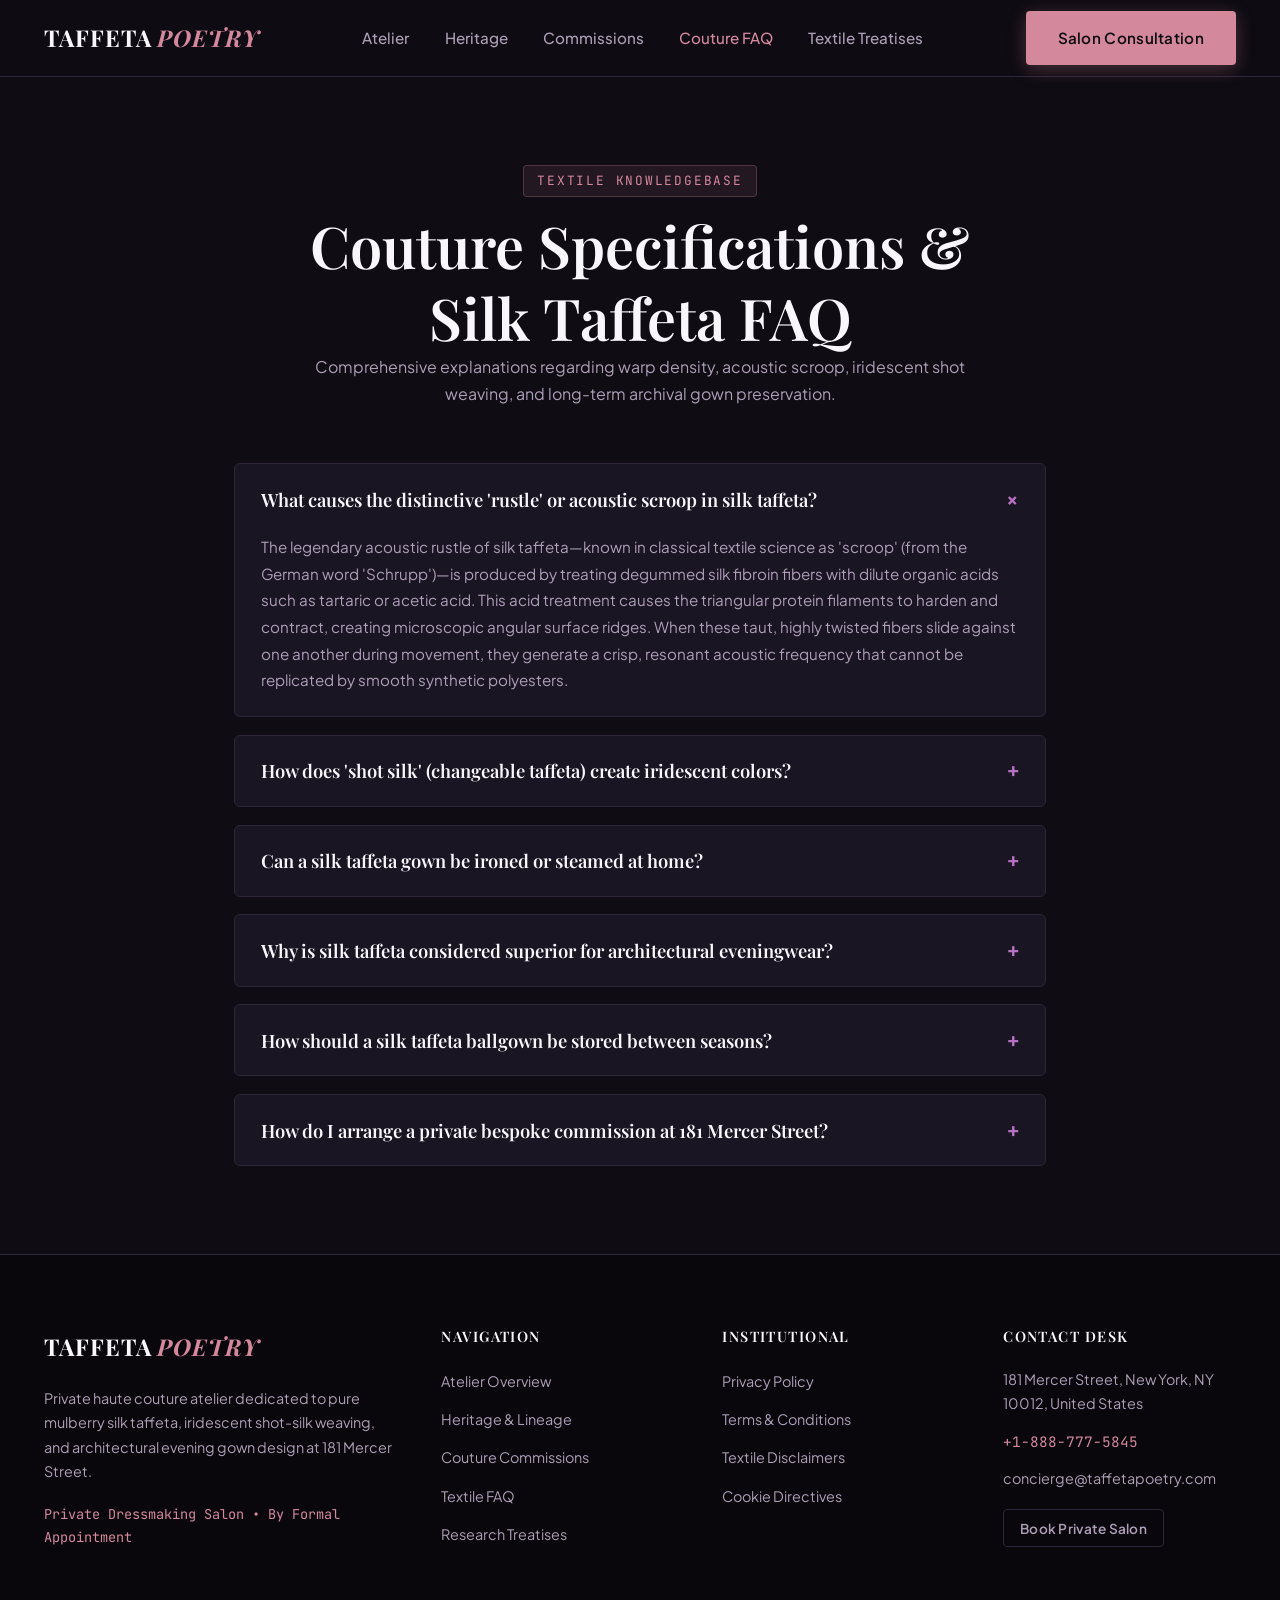
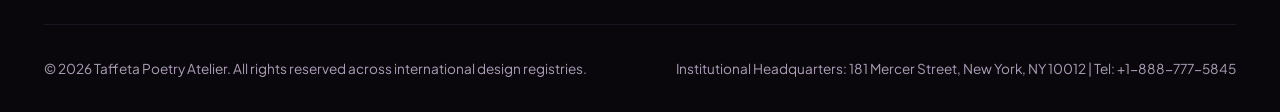
<file: faq.html>
<!DOCTYPE html>
<html lang="en">
<head>
  <meta charset="UTF-8">
  <meta name="viewport" content="width=device-width, initial-scale=1.0">
  <title>Technical & Collector FAQ | Taffeta Poetry</title>
  <meta name="description" content="Authoritative textile answers regarding silk taffeta scroop, care, pleating preservation, and bespoke couture commissions.">
  <link rel="preconnect" href="https://fonts.googleapis.com">
  <link rel="preconnect" href="https://fonts.gstatic.com" crossorigin>
  <link href="https://fonts.googleapis.com/css2?family=Playfair+Display:ital,wght@0,400..900;1,400..900&family=Plus+Jakarta+Sans:wght@300;400;500;600;700&family=JetBrains+Mono:wght@400;500;600&display=swap" rel="stylesheet">
  <link rel="stylesheet" href="assets/css/style.css">
  <!-- Google tag (gtag.js) -->
  <script async src="https://www.googletagmanager.com/gtag/js?id=G-0LY0HY7L01"></script>
  <script>
    window.dataLayer = window.dataLayer || [];
    function gtag(){dataLayer.push(arguments);}
    gtag('js', new Date());
    gtag('config', 'G-0LY0HY7L01');
  </script>
</head>
<body>
<header class="site-header">
  <div class="container header-inner">
    <a href="index.html" class="brand-logo">TAFFETA <span>POETRY</span></a>
    <ul class="nav-desktop">
      <li><a href="index.html" class="">Atelier</a></li>
      <li><a href="about.html" class="">Heritage</a></li>
      <li><a href="services.html" class="">Commissions</a></li>
      <li><a href="faq.html" class="active">Couture FAQ</a></li>
      <li><a href="blog.html" class="">Textile Treatises</a></li>
    </ul>
    <div style="display:flex; align-items:center; gap:1rem;">
      <a href="contact.html" class="btn btn-primary" style="display:inline-flex;">Salon Consultation</a>
      <button class="drawer-toggle" id="drawer-toggle" aria-label="Toggle Navigation">&#9776;</button>
    </div>
  </div>
</header>
<div class="mobile-drawer" id="mobile-drawer">
  <a href="index.html">Atelier Home</a>
  <a href="about.html">Heritage Lineage</a>
  <a href="services.html">Bespoke Commissions</a>
  <a href="faq.html">Couture FAQ</a>
  <a href="blog.html">Textile Treatises</a>
  <a href="contact.html">Salon Consultation</a>
</div>

<main>
  <section class="section-pad">
    <div class="container" style="max-width:860px;">
      <div class="section-head">
        <span class="eyebrow">Textile Knowledgebase</span>
        <h1>Couture Specifications & Silk Taffeta FAQ</h1>
        <p>Comprehensive explanations regarding warp density, acoustic scroop, iridescent shot weaving, and long-term archival gown preservation.</p>
      </div>

      <div class="accordion">
        <div class="accordion-item active">
          <button class="accordion-trigger">
            <span>What causes the distinctive 'rustle' or acoustic scroop in silk taffeta?</span>
            <span class="accordion-icon">+</span>
          </button>
          <div class="accordion-content">
            The legendary acoustic rustle of silk taffeta—known in classical textile science as 'scroop' (from the German word 'Schrupp')—is produced by treating degummed silk fibroin fibers with dilute organic acids such as tartaric or acetic acid. This acid treatment causes the triangular protein filaments to harden and contract, creating microscopic angular surface ridges. When these taut, highly twisted fibers slide against one another during movement, they generate a crisp, resonant acoustic frequency that cannot be replicated by smooth synthetic polyesters.
          </div>
        </div>

        <div class="accordion-item">
          <button class="accordion-trigger">
            <span>How does 'shot silk' (changeable taffeta) create iridescent colors?</span>
            <span class="accordion-icon">+</span>
          </button>
          <div class="accordion-content">
            Shot silk—or taffetas changeant—is woven on high-tension looms using two distinct contrasting yarn colors: one color for the vertical warp threads and an entirely different hue for the horizontal weft yarns. Because the plain weave structure alternates warp and weft at ninety-degree angles, the perceived color shifts dynamically as the fabric drapes across curved bodily contours. Under direct ambient light, the viewer's eyes simultaneously register reflections from both yarn sets, creating a mesmerizing, liquid chromatic iridescence.
          </div>
        </div>

        <div class="accordion-item">
          <button class="accordion-trigger">
            <span>Can a silk taffeta gown be ironed or steamed at home?</span>
            <span class="accordion-icon">+</span>
          </button>
          <div class="accordion-content">
            Silk taffeta should never be exposed to direct steam irons or water vapor sprays, as water droplets can cause localized shrinkage rings and permanent water-spotting on the smooth fibroin surface. To remove travel creases, the garment should be pressed on the reverse side using a completely dry iron set to low silk temperature, shielded beneath a clean cotton pressing cloth. For complex architectural flounces and pleats, professional dry-cleaning with certified museum solvent immersion is strictly recommended.
          </div>
        </div>

        <div class="accordion-item">
          <button class="accordion-trigger">
            <span>Why is silk taffeta considered superior for architectural eveningwear?</span>
            <span class="accordion-icon">+</span>
          </button>
          <div class="accordion-content">
            While satins and chiffons drape close to the anatomical form through gravitational fluid pull, silk taffeta possesses high flexural rigidity and elastic recovery memory. This stiffness allows master patternmakers to engineer structural volumes—including dramatic stand-away bustles, puffed Tudor sleeves, and cantilevered box pleats—that remain aloft independently without sagging over long gala evenings or requiring suffocating wire armatures.
          </div>
        </div>

        <div class="accordion-item">
          <button class="accordion-trigger">
            <span>How should a silk taffeta ballgown be stored between seasons?</span>
            <span class="accordion-icon">+</span>
          </button>
          <div class="accordion-content">
            Taffeta gowns should never be hung continuously by their narrow shoulder straps, as the substantial weight of a full pleated skirt will distort the bodice seams over time. Instead, gowns should be stored horizontally in acid-free, unbuffered archival museum boxes, cushioned with crumpled acid-free tissue paper tucked into all sleeve folds and pleat valleys to prevent permanent sharp creasing along fiber bundles.
          </div>
        </div>

        <div class="accordion-item">
          <button class="accordion-trigger">
            <span>How do I arrange a private bespoke commission at 181 Mercer Street?</span>
            <span class="accordion-icon">+</span>
          </button>
          <div class="accordion-content">
            Clients may schedule a private consultation at our Manhattan salon by completing our online inquiry form or contacting our Directrice directly at +1-888-777-5845. We recommend booking your initial silhouette appointment twelve to sixteen weeks prior to your intended gala or bridal event, allowing adequate time for three formal toile and silk fittings.
          </div>
        </div>
      </div>
    </div>
  </section>
</main>

<footer class="site-footer">
  <div class="container">
    <div class="footer-grid">
      <div class="footer-brand">
        <a href="index.html" class="brand-logo">TAFFETA <span>POETRY</span></a>
        <p>Private haute couture atelier dedicated to pure mulberry silk taffeta, iridescent shot-silk weaving, and architectural evening gown design at 181 Mercer Street.</p>
        <p style="color:var(--accent-rose); font-size:0.85rem; font-family:var(--font-mono);">Private Dressmaking Salon • By Formal Appointment</p>
      </div>
      <div class="footer-col">
        <h4>Navigation</h4>
        <ul>
          <li><a href="index.html">Atelier Overview</a></li>
          <li><a href="about.html">Heritage & Lineage</a></li>
          <li><a href="services.html">Couture Commissions</a></li>
          <li><a href="faq.html">Textile FAQ</a></li>
          <li><a href="blog.html">Research Treatises</a></li>
        </ul>
      </div>
      <div class="footer-col">
        <h4>Institutional</h4>
        <ul>
          <li><a href="privacy-policy.html">Privacy Policy</a></li>
          <li><a href="terms-and-conditions.html">Terms & Conditions</a></li>
          <li><a href="disclaimer.html">Textile Disclaimers</a></li>
          <li><a href="cookie-policy.html">Cookie Directives</a></li>
        </ul>
      </div>
      <div class="footer-col">
        <h4>Contact Desk</h4>
        <ul>
          <li style="color:var(--text-secondary); font-size:0.9rem;">181 Mercer Street, New York, NY 10012, United States</li>
          <li><a href="tel:+18887775845" style="color:var(--accent-rose); font-family:var(--font-mono);">+1-888-777-5845</a></li>
          <li style="color:var(--text-secondary); font-size:0.9rem;">concierge@taffetapoetry.com</li>
          <li><a href="contact.html" class="btn btn-outline" style="padding:0.4rem 1rem; margin-top:0.5rem; font-size:0.85rem;">Book Private Salon</a></li>
        </ul>
      </div>
    </div>
    <div class="footer-bottom">
      <p>&copy; 2026 Taffeta Poetry Atelier. All rights reserved across international design registries.</p>
      <p>Institutional Headquarters: 181 Mercer Street, New York, NY 10012 | Tel: +1-888-777-5845</p>
    </div>
  </div>
</footer>
<script src="assets/js/main.js"></script>
</body>
</html>
</file>
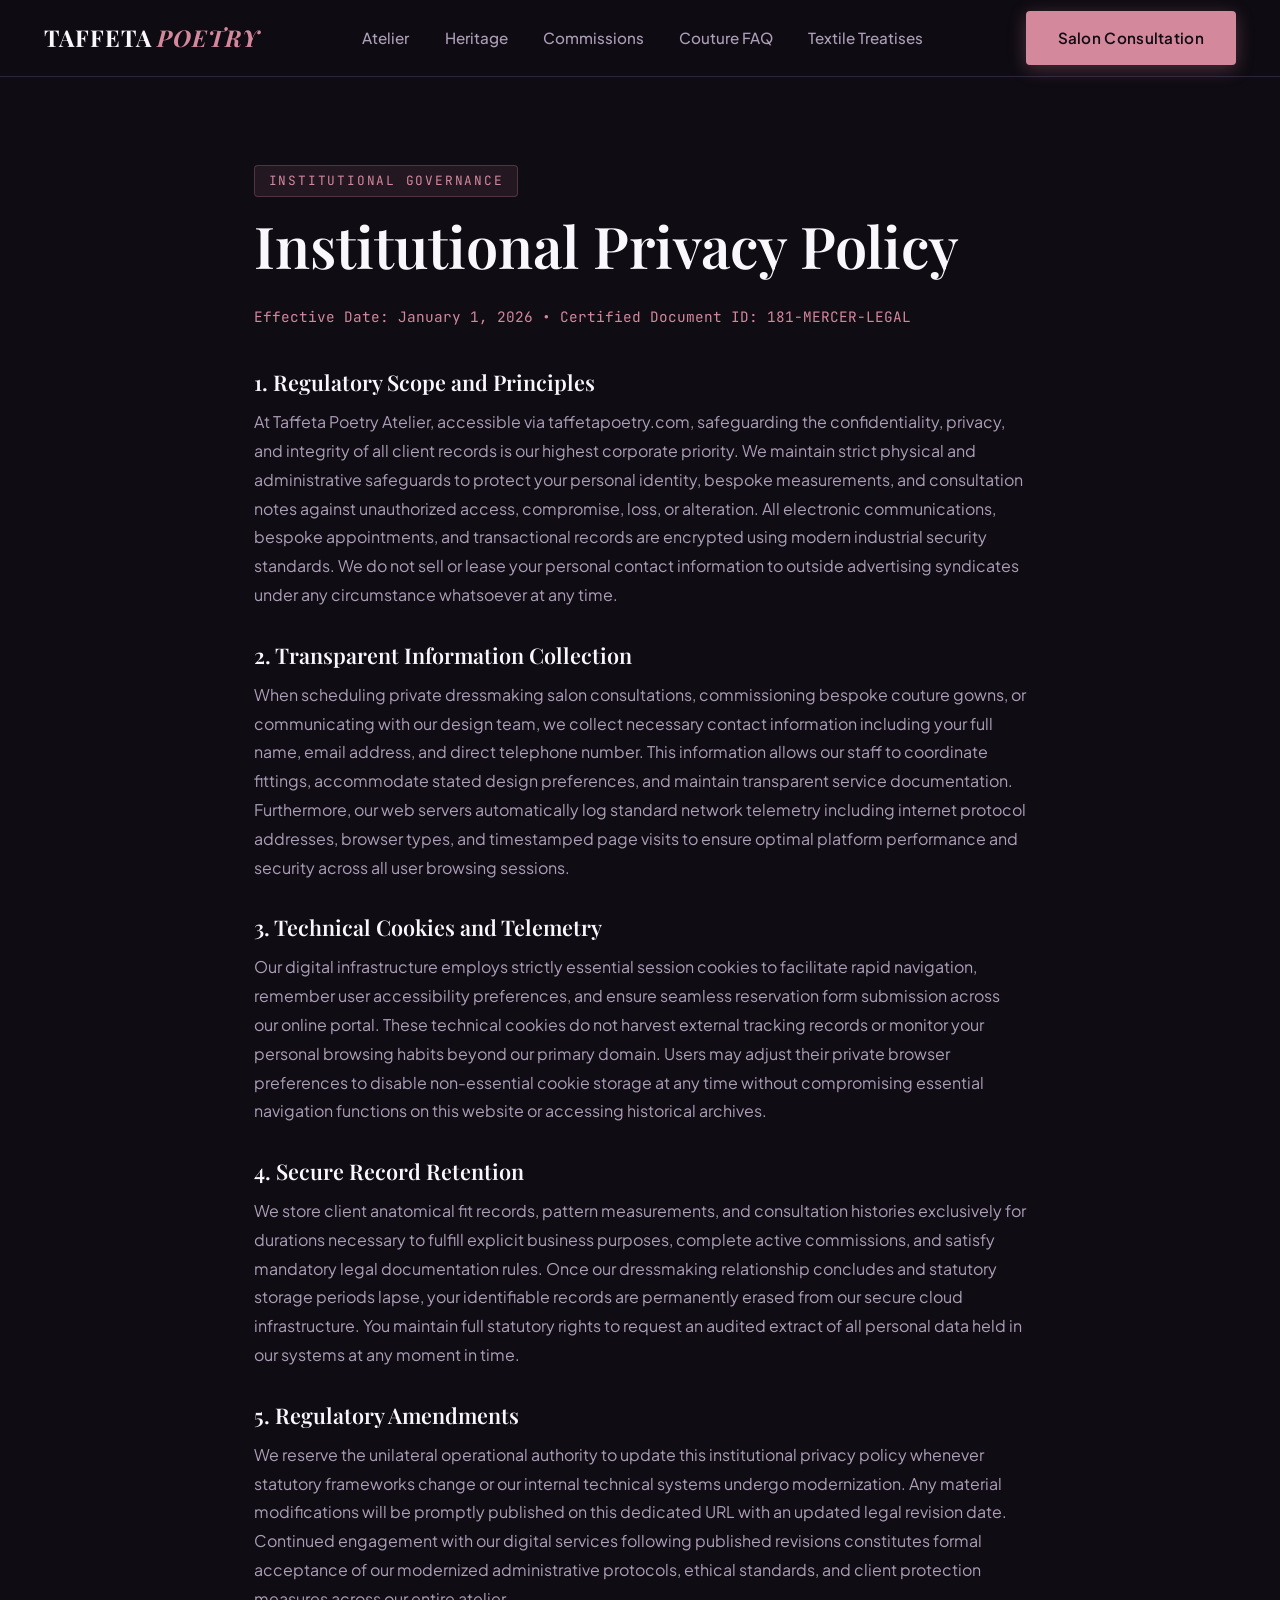
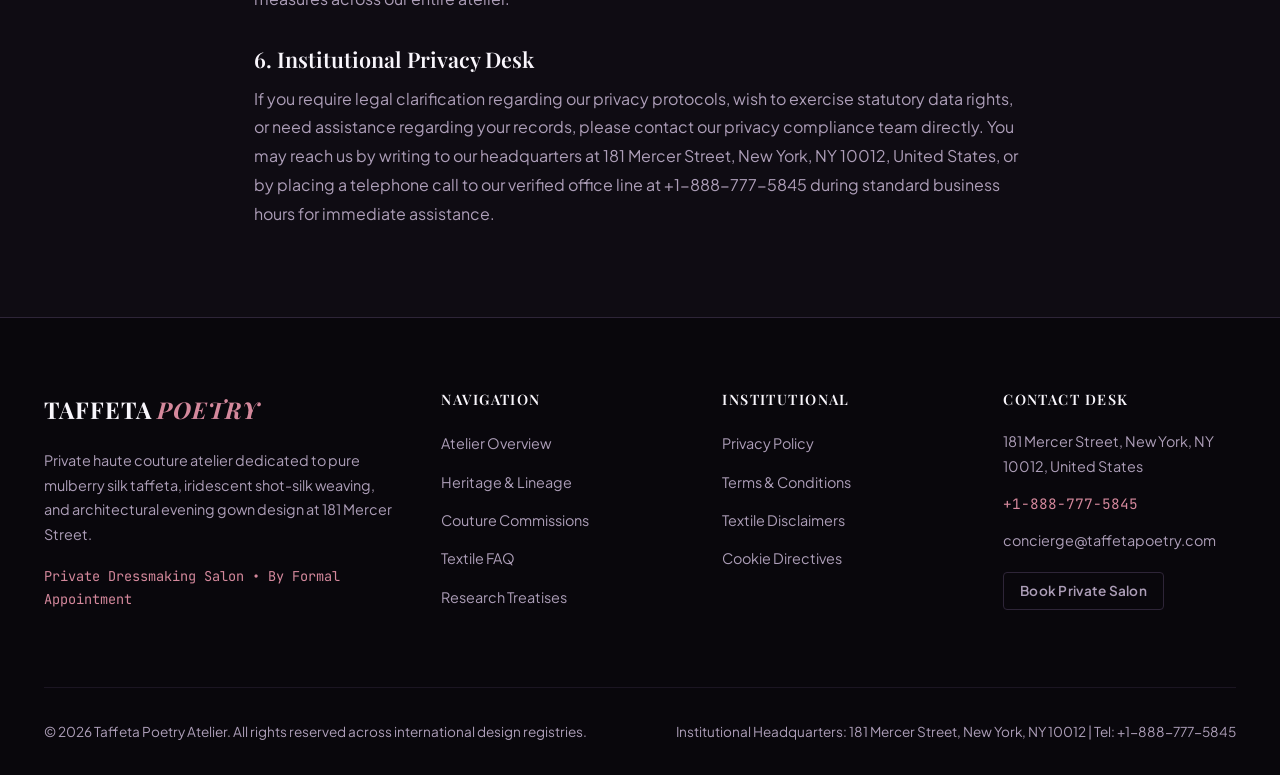
<file: privacy-policy.html>
<!DOCTYPE html>
<html lang="en">
<head>
  <meta charset="UTF-8">
  <meta name="viewport" content="width=device-width, initial-scale=1.0">
  <title>Institutional Privacy Policy | Taffeta Poetry</title>
  <meta name="description" content="Institutional Privacy Policy for Taffeta Poetry Haute Couture Atelier at 181 Mercer Street, New York, NY 10012.">
  <link rel="preconnect" href="https://fonts.googleapis.com">
  <link rel="preconnect" href="https://fonts.gstatic.com" crossorigin>
  <link href="https://fonts.googleapis.com/css2?family=Playfair+Display:ital,wght@0,400..900;1,400..900&family=Plus+Jakarta+Sans:wght@300;400;500;600;700&family=JetBrains+Mono:wght@400;500;600&display=swap" rel="stylesheet">
  <link rel="stylesheet" href="assets/css/style.css">
  <!-- Google tag (gtag.js) -->
  <script async src="https://www.googletagmanager.com/gtag/js?id=G-0LY0HY7L01"></script>
  <script>
    window.dataLayer = window.dataLayer || [];
    function gtag(){dataLayer.push(arguments);}
    gtag('js', new Date());
    gtag('config', 'G-0LY0HY7L01');
  </script>
</head>
<body>
<header class="site-header">
  <div class="container header-inner">
    <a href="index.html" class="brand-logo">TAFFETA <span>POETRY</span></a>
    <ul class="nav-desktop">
      <li><a href="index.html" class="">Atelier</a></li>
      <li><a href="about.html" class="">Heritage</a></li>
      <li><a href="services.html" class="">Commissions</a></li>
      <li><a href="faq.html" class="">Couture FAQ</a></li>
      <li><a href="blog.html" class="">Textile Treatises</a></li>
    </ul>
    <div style="display:flex; align-items:center; gap:1rem;">
      <a href="contact.html" class="btn btn-primary" style="display:inline-flex;">Salon Consultation</a>
      <button class="drawer-toggle" id="drawer-toggle" aria-label="Toggle Navigation">&#9776;</button>
    </div>
  </div>
</header>
<div class="mobile-drawer" id="mobile-drawer">
  <a href="index.html">Atelier Home</a>
  <a href="about.html">Heritage Lineage</a>
  <a href="services.html">Bespoke Commissions</a>
  <a href="faq.html">Couture FAQ</a>
  <a href="blog.html">Textile Treatises</a>
  <a href="contact.html">Salon Consultation</a>
</div>

<main>
  <section class="section-pad">
    <div class="container" style="max-width:820px;">
      <span class="eyebrow">Institutional Governance</span>
      <h1 style="margin-bottom:1.5rem;">Institutional Privacy Policy</h1>
      <p style="color:var(--accent-rose); font-size:0.9rem; margin-bottom:2.5rem; font-family:var(--font-mono);">Effective Date: January 1, 2026 &bull; Certified Document ID: 181-MERCER-LEGAL</p>
      <div style="display:flex; flex-direction:column; gap:2rem;">
        <div>
          <h3 style="font-family:var(--font-heading); font-size:1.35rem; margin-bottom:0.75rem; color:var(--text-primary);">1. Regulatory Scope and Principles</h3>
          <p style="color:var(--text-secondary); font-size:1rem; line-height:1.8;">At Taffeta Poetry Atelier, accessible via taffetapoetry.com, safeguarding the confidentiality, privacy, and integrity of all client records is our highest corporate priority. We maintain strict physical and administrative safeguards to protect your personal identity, bespoke measurements, and consultation notes against unauthorized access, compromise, loss, or alteration. All electronic communications, bespoke appointments, and transactional records are encrypted using modern industrial security standards. We do not sell or lease your personal contact information to outside advertising syndicates under any circumstance whatsoever at any time.</p>
        </div>
        <div>
          <h3 style="font-family:var(--font-heading); font-size:1.35rem; margin-bottom:0.75rem; color:var(--text-primary);">2. Transparent Information Collection</h3>
          <p style="color:var(--text-secondary); font-size:1rem; line-height:1.8;">When scheduling private dressmaking salon consultations, commissioning bespoke couture gowns, or communicating with our design team, we collect necessary contact information including your full name, email address, and direct telephone number. This information allows our staff to coordinate fittings, accommodate stated design preferences, and maintain transparent service documentation. Furthermore, our web servers automatically log standard network telemetry including internet protocol addresses, browser types, and timestamped page visits to ensure optimal platform performance and security across all user browsing sessions.</p>
        </div>
        <div>
          <h3 style="font-family:var(--font-heading); font-size:1.35rem; margin-bottom:0.75rem; color:var(--text-primary);">3. Technical Cookies and Telemetry</h3>
          <p style="color:var(--text-secondary); font-size:1rem; line-height:1.8;">Our digital infrastructure employs strictly essential session cookies to facilitate rapid navigation, remember user accessibility preferences, and ensure seamless reservation form submission across our online portal. These technical cookies do not harvest external tracking records or monitor your personal browsing habits beyond our primary domain. Users may adjust their private browser preferences to disable non-essential cookie storage at any time without compromising essential navigation functions on this website or accessing historical archives.</p>
        </div>
        <div>
          <h3 style="font-family:var(--font-heading); font-size:1.35rem; margin-bottom:0.75rem; color:var(--text-primary);">4. Secure Record Retention</h3>
          <p style="color:var(--text-secondary); font-size:1rem; line-height:1.8;">We store client anatomical fit records, pattern measurements, and consultation histories exclusively for durations necessary to fulfill explicit business purposes, complete active commissions, and satisfy mandatory legal documentation rules. Once our dressmaking relationship concludes and statutory storage periods lapse, your identifiable records are permanently erased from our secure cloud infrastructure. You maintain full statutory rights to request an audited extract of all personal data held in our systems at any moment in time.</p>
        </div>
        <div>
          <h3 style="font-family:var(--font-heading); font-size:1.35rem; margin-bottom:0.75rem; color:var(--text-primary);">5. Regulatory Amendments</h3>
          <p style="color:var(--text-secondary); font-size:1rem; line-height:1.8;">We reserve the unilateral operational authority to update this institutional privacy policy whenever statutory frameworks change or our internal technical systems undergo modernization. Any material modifications will be promptly published on this dedicated URL with an updated legal revision date. Continued engagement with our digital services following published revisions constitutes formal acceptance of our modernized administrative protocols, ethical standards, and client protection measures across our entire atelier.</p>
        </div>
        <div>
          <h3 style="font-family:var(--font-heading); font-size:1.35rem; margin-bottom:0.75rem; color:var(--text-primary);">6. Institutional Privacy Desk</h3>
          <p style="color:var(--text-secondary); font-size:1rem; line-height:1.8;">If you require legal clarification regarding our privacy protocols, wish to exercise statutory data rights, or need assistance regarding your records, please contact our privacy compliance team directly. You may reach us by writing to our headquarters at 181 Mercer Street, New York, NY 10012, United States, or by placing a telephone call to our verified office line at +1-888-777-5845 during standard business hours for immediate assistance.</p>
        </div>
      </div>
    </div>
  </section>
</main>

<footer class="site-footer">
  <div class="container">
    <div class="footer-grid">
      <div class="footer-brand">
        <a href="index.html" class="brand-logo">TAFFETA <span>POETRY</span></a>
        <p>Private haute couture atelier dedicated to pure mulberry silk taffeta, iridescent shot-silk weaving, and architectural evening gown design at 181 Mercer Street.</p>
        <p style="color:var(--accent-rose); font-size:0.85rem; font-family:var(--font-mono);">Private Dressmaking Salon • By Formal Appointment</p>
      </div>
      <div class="footer-col">
        <h4>Navigation</h4>
        <ul>
          <li><a href="index.html">Atelier Overview</a></li>
          <li><a href="about.html">Heritage & Lineage</a></li>
          <li><a href="services.html">Couture Commissions</a></li>
          <li><a href="faq.html">Textile FAQ</a></li>
          <li><a href="blog.html">Research Treatises</a></li>
        </ul>
      </div>
      <div class="footer-col">
        <h4>Institutional</h4>
        <ul>
          <li><a href="privacy-policy.html">Privacy Policy</a></li>
          <li><a href="terms-and-conditions.html">Terms & Conditions</a></li>
          <li><a href="disclaimer.html">Textile Disclaimers</a></li>
          <li><a href="cookie-policy.html">Cookie Directives</a></li>
        </ul>
      </div>
      <div class="footer-col">
        <h4>Contact Desk</h4>
        <ul>
          <li style="color:var(--text-secondary); font-size:0.9rem;">181 Mercer Street, New York, NY 10012, United States</li>
          <li><a href="tel:+18887775845" style="color:var(--accent-rose); font-family:var(--font-mono);">+1-888-777-5845</a></li>
          <li style="color:var(--text-secondary); font-size:0.9rem;">concierge@taffetapoetry.com</li>
          <li><a href="contact.html" class="btn btn-outline" style="padding:0.4rem 1rem; margin-top:0.5rem; font-size:0.85rem;">Book Private Salon</a></li>
        </ul>
      </div>
    </div>
    <div class="footer-bottom">
      <p>&copy; 2026 Taffeta Poetry Atelier. All rights reserved across international design registries.</p>
      <p>Institutional Headquarters: 181 Mercer Street, New York, NY 10012 | Tel: +1-888-777-5845</p>
    </div>
  </div>
</footer>
<script src="assets/js/main.js"></script>
</body>
</html>
</file>
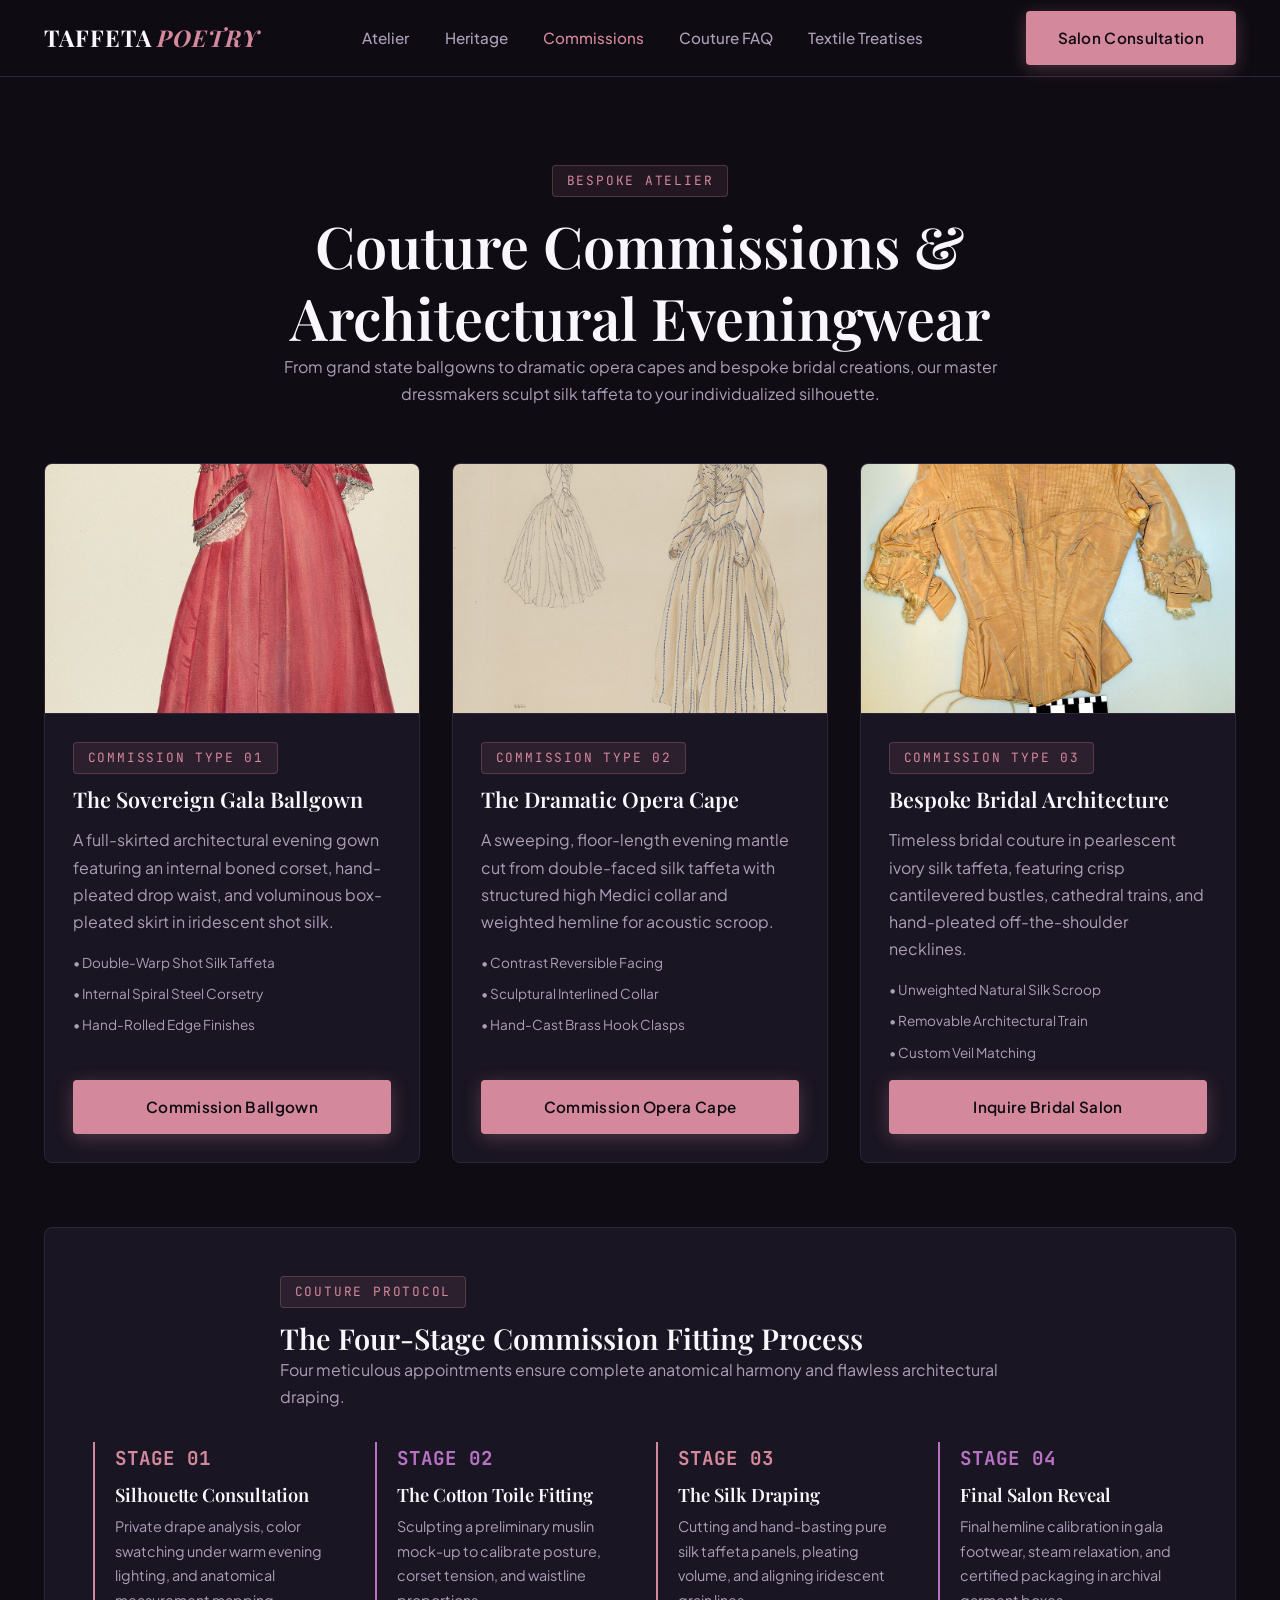
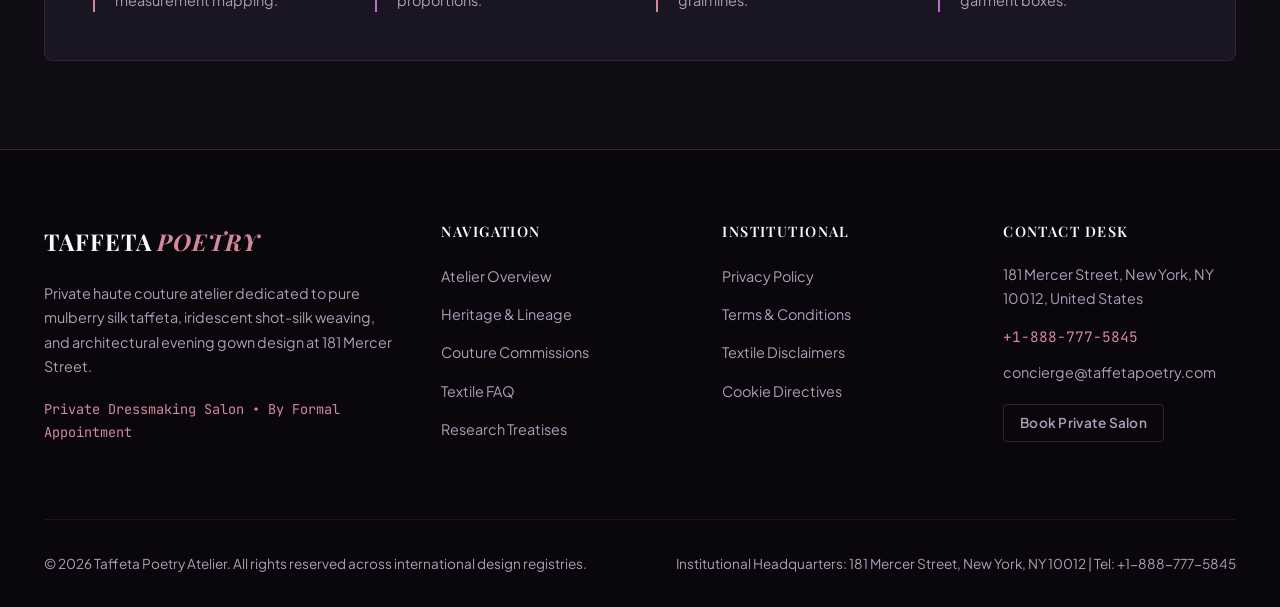
<file: services.html>
<!DOCTYPE html>
<html lang="en">
<head>
  <meta charset="UTF-8">
  <meta name="viewport" content="width=device-width, initial-scale=1.0">
  <title>Bespoke Commissions & Couture Services | Taffeta Poetry</title>
  <meta name="description" content="Commission bespoke silk taffeta gala gowns, opera cloaks, and architectural bridal couture at 181 Mercer Street.">
  <link rel="preconnect" href="https://fonts.googleapis.com">
  <link rel="preconnect" href="https://fonts.gstatic.com" crossorigin>
  <link href="https://fonts.googleapis.com/css2?family=Playfair+Display:ital,wght@0,400..900;1,400..900&family=Plus+Jakarta+Sans:wght@300;400;500;600;700&family=JetBrains+Mono:wght@400;500;600&display=swap" rel="stylesheet">
  <link rel="stylesheet" href="assets/css/style.css">
  <!-- Google tag (gtag.js) -->
  <script async src="https://www.googletagmanager.com/gtag/js?id=G-0LY0HY7L01"></script>
  <script>
    window.dataLayer = window.dataLayer || [];
    function gtag(){dataLayer.push(arguments);}
    gtag('js', new Date());
    gtag('config', 'G-0LY0HY7L01');
  </script>
</head>
<body>
<header class="site-header">
  <div class="container header-inner">
    <a href="index.html" class="brand-logo">TAFFETA <span>POETRY</span></a>
    <ul class="nav-desktop">
      <li><a href="index.html" class="">Atelier</a></li>
      <li><a href="about.html" class="">Heritage</a></li>
      <li><a href="services.html" class="active">Commissions</a></li>
      <li><a href="faq.html" class="">Couture FAQ</a></li>
      <li><a href="blog.html" class="">Textile Treatises</a></li>
    </ul>
    <div style="display:flex; align-items:center; gap:1rem;">
      <a href="contact.html" class="btn btn-primary" style="display:inline-flex;">Salon Consultation</a>
      <button class="drawer-toggle" id="drawer-toggle" aria-label="Toggle Navigation">&#9776;</button>
    </div>
  </div>
</header>
<div class="mobile-drawer" id="mobile-drawer">
  <a href="index.html">Atelier Home</a>
  <a href="about.html">Heritage Lineage</a>
  <a href="services.html">Bespoke Commissions</a>
  <a href="faq.html">Couture FAQ</a>
  <a href="blog.html">Textile Treatises</a>
  <a href="contact.html">Salon Consultation</a>
</div>

<main>
  <section class="section-pad">
    <div class="container">
      <div class="section-head">
        <span class="eyebrow">Bespoke Atelier</span>
        <h1>Couture Commissions & Architectural Eveningwear</h1>
        <p>From grand state ballgowns to dramatic opera capes and bespoke bridal creations, our master dressmakers sculpt silk taffeta to your individualized silhouette.</p>
      </div>

      <div class="card-grid-3" style="margin-bottom:4rem;">
        <div class="couture-card">
          <img src="assets/images/artisan_detail_11.jpg" alt="Haute couture mannequin draped in voluminous tiered silk taffeta petal ruffles" class="couture-card-img">
          <div class="couture-card-body">
            <span class="eyebrow" style="align-self:flex-start;">Commission Type 01</span>
            <h3>The Sovereign Gala Ballgown</h3>
            <p>A full-skirted architectural evening gown featuring an internal boned corset, hand-pleated drop waist, and voluminous box-pleated skirt in iridescent shot silk.</p>
            <ul style="list-style:none; font-size:0.85rem; color:var(--text-secondary); margin:1rem 0; display:flex; flex-direction:column; gap:0.5rem;">
              <li>&bull; Double-Warp Shot Silk Taffeta</li>
              <li>&bull; Internal Spiral Steel Corsetry</li>
              <li>&bull; Hand-Rolled Edge Finishes</li>
            </ul>
            <a href="contact.html" class="btn btn-primary" style="margin-top:auto;">Commission Ballgown</a>
          </div>
        </div>

        <div class="couture-card">
          <img src="assets/images/artisan_detail_12.jpg" alt="Precision hand-rolled hem execution on fine-gauge mulberry silk evening capelet" class="couture-card-img">
          <div class="couture-card-body">
            <span class="eyebrow" style="align-self:flex-start;">Commission Type 02</span>
            <h3>The Dramatic Opera Cape</h3>
            <p>A sweeping, floor-length evening mantle cut from double-faced silk taffeta with structured high Medici collar and weighted hemline for acoustic scroop.</p>
            <ul style="list-style:none; font-size:0.85rem; color:var(--text-secondary); margin:1rem 0; display:flex; flex-direction:column; gap:0.5rem;">
              <li>&bull; Contrast Reversible Facing</li>
              <li>&bull; Sculptural Interlined Collar</li>
              <li>&bull; Hand-Cast Brass Hook Clasps</li>
            </ul>
            <a href="contact.html" class="btn btn-primary" style="margin-top:auto;">Commission Opera Cape</a>
          </div>
        </div>

        <div class="couture-card">
          <img src="assets/images/artisan_detail_13.jpg" alt="Traditional European fly-shuttle silk loom weaving high-density changeable taffeta yardage" class="couture-card-img">
          <div class="couture-card-body">
            <span class="eyebrow" style="align-self:flex-start;">Commission Type 03</span>
            <h3>Bespoke Bridal Architecture</h3>
            <p>Timeless bridal couture in pearlescent ivory silk taffeta, featuring crisp cantilevered bustles, cathedral trains, and hand-pleated off-the-shoulder necklines.</p>
            <ul style="list-style:none; font-size:0.85rem; color:var(--text-secondary); margin:1rem 0; display:flex; flex-direction:column; gap:0.5rem;">
              <li>&bull; Unweighted Natural Silk Scroop</li>
              <li>&bull; Removable Architectural Train</li>
              <li>&bull; Custom Veil Matching</li>
            </ul>
            <a href="contact.html" class="btn btn-primary" style="margin-top:auto;">Inquire Bridal Salon</a>
          </div>
        </div>
      </div>

      <!-- Fitting Protocol -->
      <div style="background:var(--bg-surface); padding:3rem; border-radius:8px; border:1px solid var(--border-subtle);">
        <div class="section-head" style="margin-bottom:2rem; text-align:left;">
          <span class="eyebrow">Couture Protocol</span>
          <h2 style="font-size:1.8rem;">The Four-Stage Commission Fitting Process</h2>
          <p>Four meticulous appointments ensure complete anatomical harmony and flawless architectural draping.</p>
        </div>
        <div style="display:grid; grid-template-columns:repeat(auto-fit, minmax(240px, 1fr)); gap:2rem;">
          <div style="border-left:2px solid var(--accent-rose); padding-left:1.25rem;">
            <div style="font-family:var(--font-mono); color:var(--accent-rose); font-size:1.2rem; font-weight:700; margin-bottom:0.5rem;">STAGE 01</div>
            <h4 style="margin-bottom:0.5rem;">Silhouette Consultation</h4>
            <p style="font-size:0.9rem;">Private drape analysis, color swatching under warm evening lighting, and anatomical measurement mapping.</p>
          </div>
          <div style="border-left:2px solid var(--accent-amethyst); padding-left:1.25rem;">
            <div style="font-family:var(--font-mono); color:var(--accent-amethyst); font-size:1.2rem; font-weight:700; margin-bottom:0.5rem;">STAGE 02</div>
            <h4 style="margin-bottom:0.5rem;">The Cotton Toile Fitting</h4>
            <p style="font-size:0.9rem;">Sculpting a preliminary muslin mock-up to calibrate posture, corset tension, and waistline proportions.</p>
          </div>
          <div style="border-left:2px solid var(--accent-rose); padding-left:1.25rem;">
            <div style="font-family:var(--font-mono); color:var(--accent-rose); font-size:1.2rem; font-weight:700; margin-bottom:0.5rem;">STAGE 03</div>
            <h4 style="margin-bottom:0.5rem;">The Silk Draping</h4>
            <p style="font-size:0.9rem;">Cutting and hand-basting pure silk taffeta panels, pleating volume, and aligning iridescent grain lines.</p>
          </div>
          <div style="border-left:2px solid var(--accent-amethyst); padding-left:1.25rem;">
            <div style="font-family:var(--font-mono); color:var(--accent-amethyst); font-size:1.2rem; font-weight:700; margin-bottom:0.5rem;">STAGE 04</div>
            <h4 style="margin-bottom:0.5rem;">Final Salon Reveal</h4>
            <p style="font-size:0.9rem;">Final hemline calibration in gala footwear, steam relaxation, and certified packaging in archival garment boxes.</p>
          </div>
        </div>
      </div>
    </div>
  </section>
</main>

<footer class="site-footer">
  <div class="container">
    <div class="footer-grid">
      <div class="footer-brand">
        <a href="index.html" class="brand-logo">TAFFETA <span>POETRY</span></a>
        <p>Private haute couture atelier dedicated to pure mulberry silk taffeta, iridescent shot-silk weaving, and architectural evening gown design at 181 Mercer Street.</p>
        <p style="color:var(--accent-rose); font-size:0.85rem; font-family:var(--font-mono);">Private Dressmaking Salon • By Formal Appointment</p>
      </div>
      <div class="footer-col">
        <h4>Navigation</h4>
        <ul>
          <li><a href="index.html">Atelier Overview</a></li>
          <li><a href="about.html">Heritage & Lineage</a></li>
          <li><a href="services.html">Couture Commissions</a></li>
          <li><a href="faq.html">Textile FAQ</a></li>
          <li><a href="blog.html">Research Treatises</a></li>
        </ul>
      </div>
      <div class="footer-col">
        <h4>Institutional</h4>
        <ul>
          <li><a href="privacy-policy.html">Privacy Policy</a></li>
          <li><a href="terms-and-conditions.html">Terms & Conditions</a></li>
          <li><a href="disclaimer.html">Textile Disclaimers</a></li>
          <li><a href="cookie-policy.html">Cookie Directives</a></li>
        </ul>
      </div>
      <div class="footer-col">
        <h4>Contact Desk</h4>
        <ul>
          <li style="color:var(--text-secondary); font-size:0.9rem;">181 Mercer Street, New York, NY 10012, United States</li>
          <li><a href="tel:+18887775845" style="color:var(--accent-rose); font-family:var(--font-mono);">+1-888-777-5845</a></li>
          <li style="color:var(--text-secondary); font-size:0.9rem;">concierge@taffetapoetry.com</li>
          <li><a href="contact.html" class="btn btn-outline" style="padding:0.4rem 1rem; margin-top:0.5rem; font-size:0.85rem;">Book Private Salon</a></li>
        </ul>
      </div>
    </div>
    <div class="footer-bottom">
      <p>&copy; 2026 Taffeta Poetry Atelier. All rights reserved across international design registries.</p>
      <p>Institutional Headquarters: 181 Mercer Street, New York, NY 10012 | Tel: +1-888-777-5845</p>
    </div>
  </div>
</footer>
<script src="assets/js/main.js"></script>
</body>
</html>
</file>
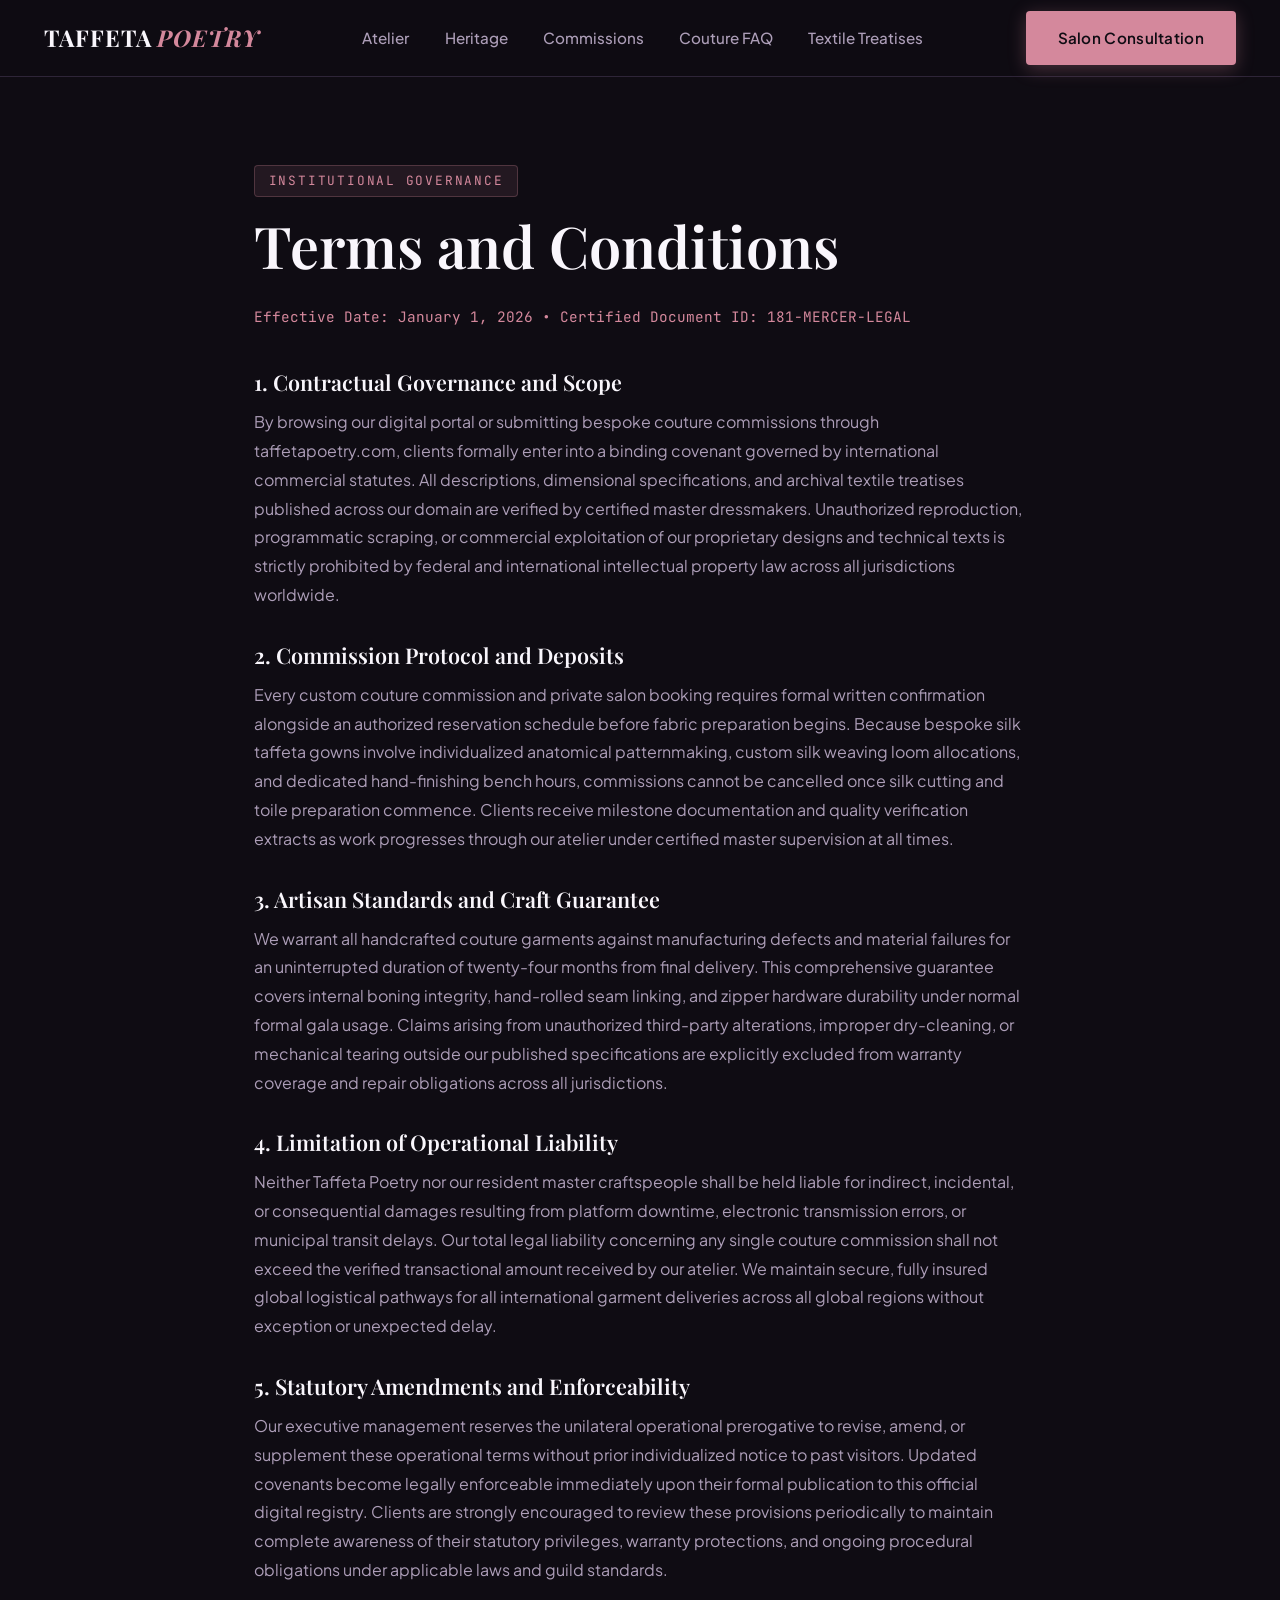
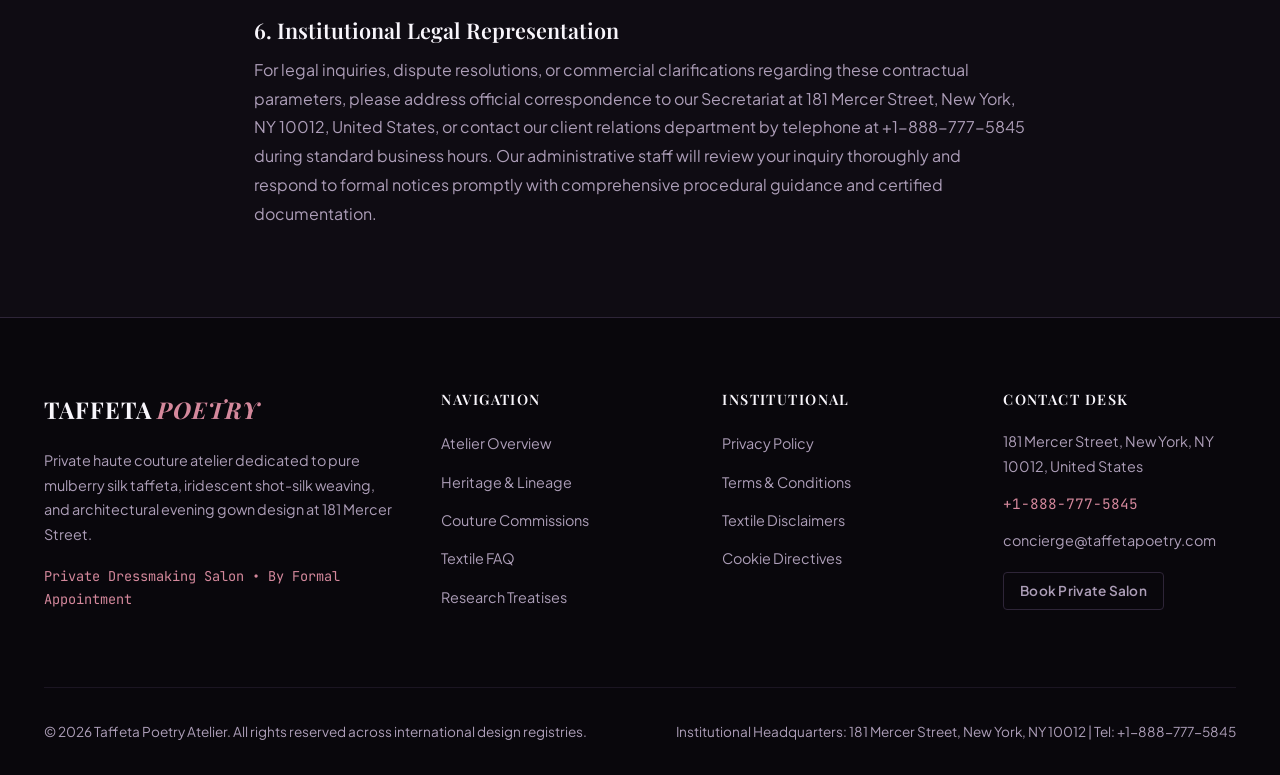
<file: terms-and-conditions.html>
<!DOCTYPE html>
<html lang="en">
<head>
  <meta charset="UTF-8">
  <meta name="viewport" content="width=device-width, initial-scale=1.0">
  <title>Terms and Conditions | Taffeta Poetry</title>
  <meta name="description" content="Terms and Conditions for Taffeta Poetry Haute Couture Atelier at 181 Mercer Street, New York, NY 10012.">
  <link rel="preconnect" href="https://fonts.googleapis.com">
  <link rel="preconnect" href="https://fonts.gstatic.com" crossorigin>
  <link href="https://fonts.googleapis.com/css2?family=Playfair+Display:ital,wght@0,400..900;1,400..900&family=Plus+Jakarta+Sans:wght@300;400;500;600;700&family=JetBrains+Mono:wght@400;500;600&display=swap" rel="stylesheet">
  <link rel="stylesheet" href="assets/css/style.css">
  <!-- Google tag (gtag.js) -->
  <script async src="https://www.googletagmanager.com/gtag/js?id=G-0LY0HY7L01"></script>
  <script>
    window.dataLayer = window.dataLayer || [];
    function gtag(){dataLayer.push(arguments);}
    gtag('js', new Date());
    gtag('config', 'G-0LY0HY7L01');
  </script>
</head>
<body>
<header class="site-header">
  <div class="container header-inner">
    <a href="index.html" class="brand-logo">TAFFETA <span>POETRY</span></a>
    <ul class="nav-desktop">
      <li><a href="index.html" class="">Atelier</a></li>
      <li><a href="about.html" class="">Heritage</a></li>
      <li><a href="services.html" class="">Commissions</a></li>
      <li><a href="faq.html" class="">Couture FAQ</a></li>
      <li><a href="blog.html" class="">Textile Treatises</a></li>
    </ul>
    <div style="display:flex; align-items:center; gap:1rem;">
      <a href="contact.html" class="btn btn-primary" style="display:inline-flex;">Salon Consultation</a>
      <button class="drawer-toggle" id="drawer-toggle" aria-label="Toggle Navigation">&#9776;</button>
    </div>
  </div>
</header>
<div class="mobile-drawer" id="mobile-drawer">
  <a href="index.html">Atelier Home</a>
  <a href="about.html">Heritage Lineage</a>
  <a href="services.html">Bespoke Commissions</a>
  <a href="faq.html">Couture FAQ</a>
  <a href="blog.html">Textile Treatises</a>
  <a href="contact.html">Salon Consultation</a>
</div>

<main>
  <section class="section-pad">
    <div class="container" style="max-width:820px;">
      <span class="eyebrow">Institutional Governance</span>
      <h1 style="margin-bottom:1.5rem;">Terms and Conditions</h1>
      <p style="color:var(--accent-rose); font-size:0.9rem; margin-bottom:2.5rem; font-family:var(--font-mono);">Effective Date: January 1, 2026 &bull; Certified Document ID: 181-MERCER-LEGAL</p>
      <div style="display:flex; flex-direction:column; gap:2rem;">
        <div>
          <h3 style="font-family:var(--font-heading); font-size:1.35rem; margin-bottom:0.75rem; color:var(--text-primary);">1. Contractual Governance and Scope</h3>
          <p style="color:var(--text-secondary); font-size:1rem; line-height:1.8;">By browsing our digital portal or submitting bespoke couture commissions through taffetapoetry.com, clients formally enter into a binding covenant governed by international commercial statutes. All descriptions, dimensional specifications, and archival textile treatises published across our domain are verified by certified master dressmakers. Unauthorized reproduction, programmatic scraping, or commercial exploitation of our proprietary designs and technical texts is strictly prohibited by federal and international intellectual property law across all jurisdictions worldwide.</p>
        </div>
        <div>
          <h3 style="font-family:var(--font-heading); font-size:1.35rem; margin-bottom:0.75rem; color:var(--text-primary);">2. Commission Protocol and Deposits</h3>
          <p style="color:var(--text-secondary); font-size:1rem; line-height:1.8;">Every custom couture commission and private salon booking requires formal written confirmation alongside an authorized reservation schedule before fabric preparation begins. Because bespoke silk taffeta gowns involve individualized anatomical patternmaking, custom silk weaving loom allocations, and dedicated hand-finishing bench hours, commissions cannot be cancelled once silk cutting and toile preparation commence. Clients receive milestone documentation and quality verification extracts as work progresses through our atelier under certified master supervision at all times.</p>
        </div>
        <div>
          <h3 style="font-family:var(--font-heading); font-size:1.35rem; margin-bottom:0.75rem; color:var(--text-primary);">3. Artisan Standards and Craft Guarantee</h3>
          <p style="color:var(--text-secondary); font-size:1rem; line-height:1.8;">We warrant all handcrafted couture garments against manufacturing defects and material failures for an uninterrupted duration of twenty-four months from final delivery. This comprehensive guarantee covers internal boning integrity, hand-rolled seam linking, and zipper hardware durability under normal formal gala usage. Claims arising from unauthorized third-party alterations, improper dry-cleaning, or mechanical tearing outside our published specifications are explicitly excluded from warranty coverage and repair obligations across all jurisdictions.</p>
        </div>
        <div>
          <h3 style="font-family:var(--font-heading); font-size:1.35rem; margin-bottom:0.75rem; color:var(--text-primary);">4. Limitation of Operational Liability</h3>
          <p style="color:var(--text-secondary); font-size:1rem; line-height:1.8;">Neither Taffeta Poetry nor our resident master craftspeople shall be held liable for indirect, incidental, or consequential damages resulting from platform downtime, electronic transmission errors, or municipal transit delays. Our total legal liability concerning any single couture commission shall not exceed the verified transactional amount received by our atelier. We maintain secure, fully insured global logistical pathways for all international garment deliveries across all global regions without exception or unexpected delay.</p>
        </div>
        <div>
          <h3 style="font-family:var(--font-heading); font-size:1.35rem; margin-bottom:0.75rem; color:var(--text-primary);">5. Statutory Amendments and Enforceability</h3>
          <p style="color:var(--text-secondary); font-size:1rem; line-height:1.8;">Our executive management reserves the unilateral operational prerogative to revise, amend, or supplement these operational terms without prior individualized notice to past visitors. Updated covenants become legally enforceable immediately upon their formal publication to this official digital registry. Clients are strongly encouraged to review these provisions periodically to maintain complete awareness of their statutory privileges, warranty protections, and ongoing procedural obligations under applicable laws and guild standards.</p>
        </div>
        <div>
          <h3 style="font-family:var(--font-heading); font-size:1.35rem; margin-bottom:0.75rem; color:var(--text-primary);">6. Institutional Legal Representation</h3>
          <p style="color:var(--text-secondary); font-size:1rem; line-height:1.8;">For legal inquiries, dispute resolutions, or commercial clarifications regarding these contractual parameters, please address official correspondence to our Secretariat at 181 Mercer Street, New York, NY 10012, United States, or contact our client relations department by telephone at +1-888-777-5845 during standard business hours. Our administrative staff will review your inquiry thoroughly and respond to formal notices promptly with comprehensive procedural guidance and certified documentation.</p>
        </div>
      </div>
    </div>
  </section>
</main>

<footer class="site-footer">
  <div class="container">
    <div class="footer-grid">
      <div class="footer-brand">
        <a href="index.html" class="brand-logo">TAFFETA <span>POETRY</span></a>
        <p>Private haute couture atelier dedicated to pure mulberry silk taffeta, iridescent shot-silk weaving, and architectural evening gown design at 181 Mercer Street.</p>
        <p style="color:var(--accent-rose); font-size:0.85rem; font-family:var(--font-mono);">Private Dressmaking Salon • By Formal Appointment</p>
      </div>
      <div class="footer-col">
        <h4>Navigation</h4>
        <ul>
          <li><a href="index.html">Atelier Overview</a></li>
          <li><a href="about.html">Heritage & Lineage</a></li>
          <li><a href="services.html">Couture Commissions</a></li>
          <li><a href="faq.html">Textile FAQ</a></li>
          <li><a href="blog.html">Research Treatises</a></li>
        </ul>
      </div>
      <div class="footer-col">
        <h4>Institutional</h4>
        <ul>
          <li><a href="privacy-policy.html">Privacy Policy</a></li>
          <li><a href="terms-and-conditions.html">Terms & Conditions</a></li>
          <li><a href="disclaimer.html">Textile Disclaimers</a></li>
          <li><a href="cookie-policy.html">Cookie Directives</a></li>
        </ul>
      </div>
      <div class="footer-col">
        <h4>Contact Desk</h4>
        <ul>
          <li style="color:var(--text-secondary); font-size:0.9rem;">181 Mercer Street, New York, NY 10012, United States</li>
          <li><a href="tel:+18887775845" style="color:var(--accent-rose); font-family:var(--font-mono);">+1-888-777-5845</a></li>
          <li style="color:var(--text-secondary); font-size:0.9rem;">concierge@taffetapoetry.com</li>
          <li><a href="contact.html" class="btn btn-outline" style="padding:0.4rem 1rem; margin-top:0.5rem; font-size:0.85rem;">Book Private Salon</a></li>
        </ul>
      </div>
    </div>
    <div class="footer-bottom">
      <p>&copy; 2026 Taffeta Poetry Atelier. All rights reserved across international design registries.</p>
      <p>Institutional Headquarters: 181 Mercer Street, New York, NY 10012 | Tel: +1-888-777-5845</p>
    </div>
  </div>
</footer>
<script src="assets/js/main.js"></script>
</body>
</html>
</file>
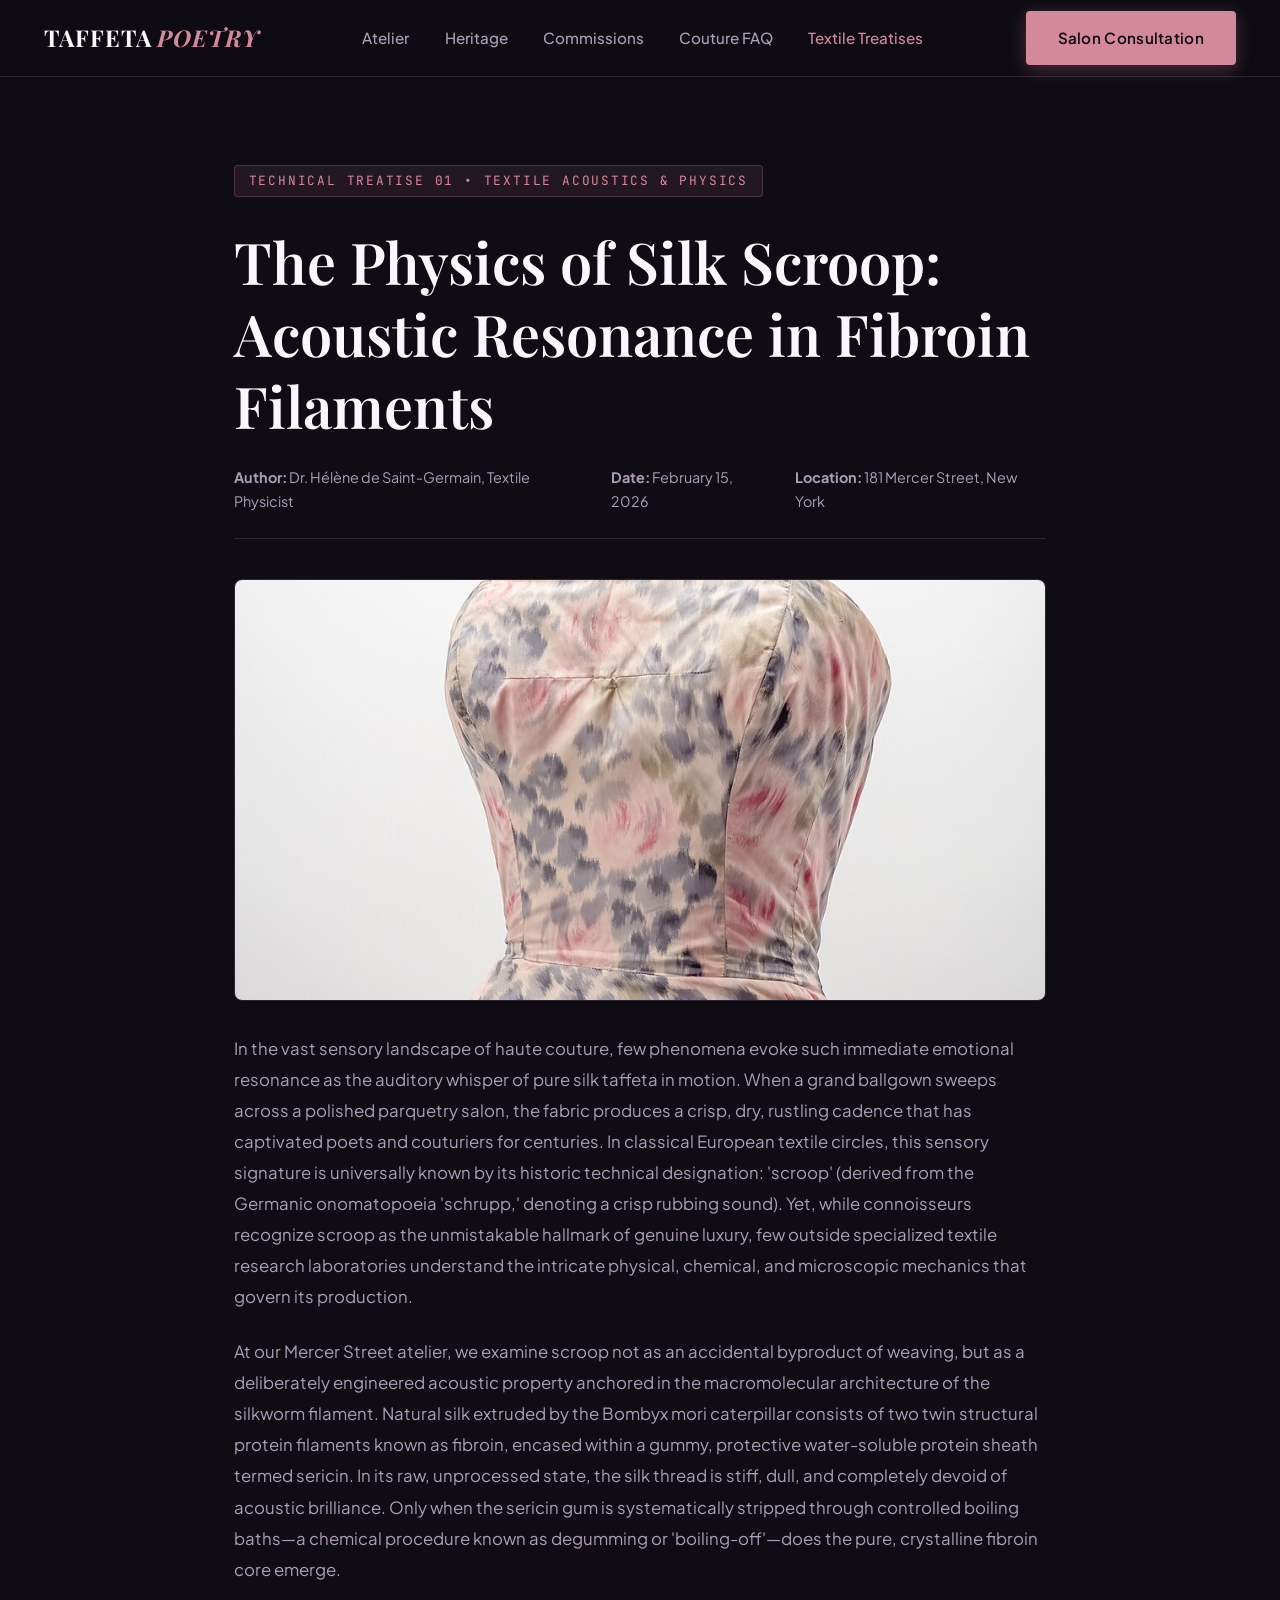
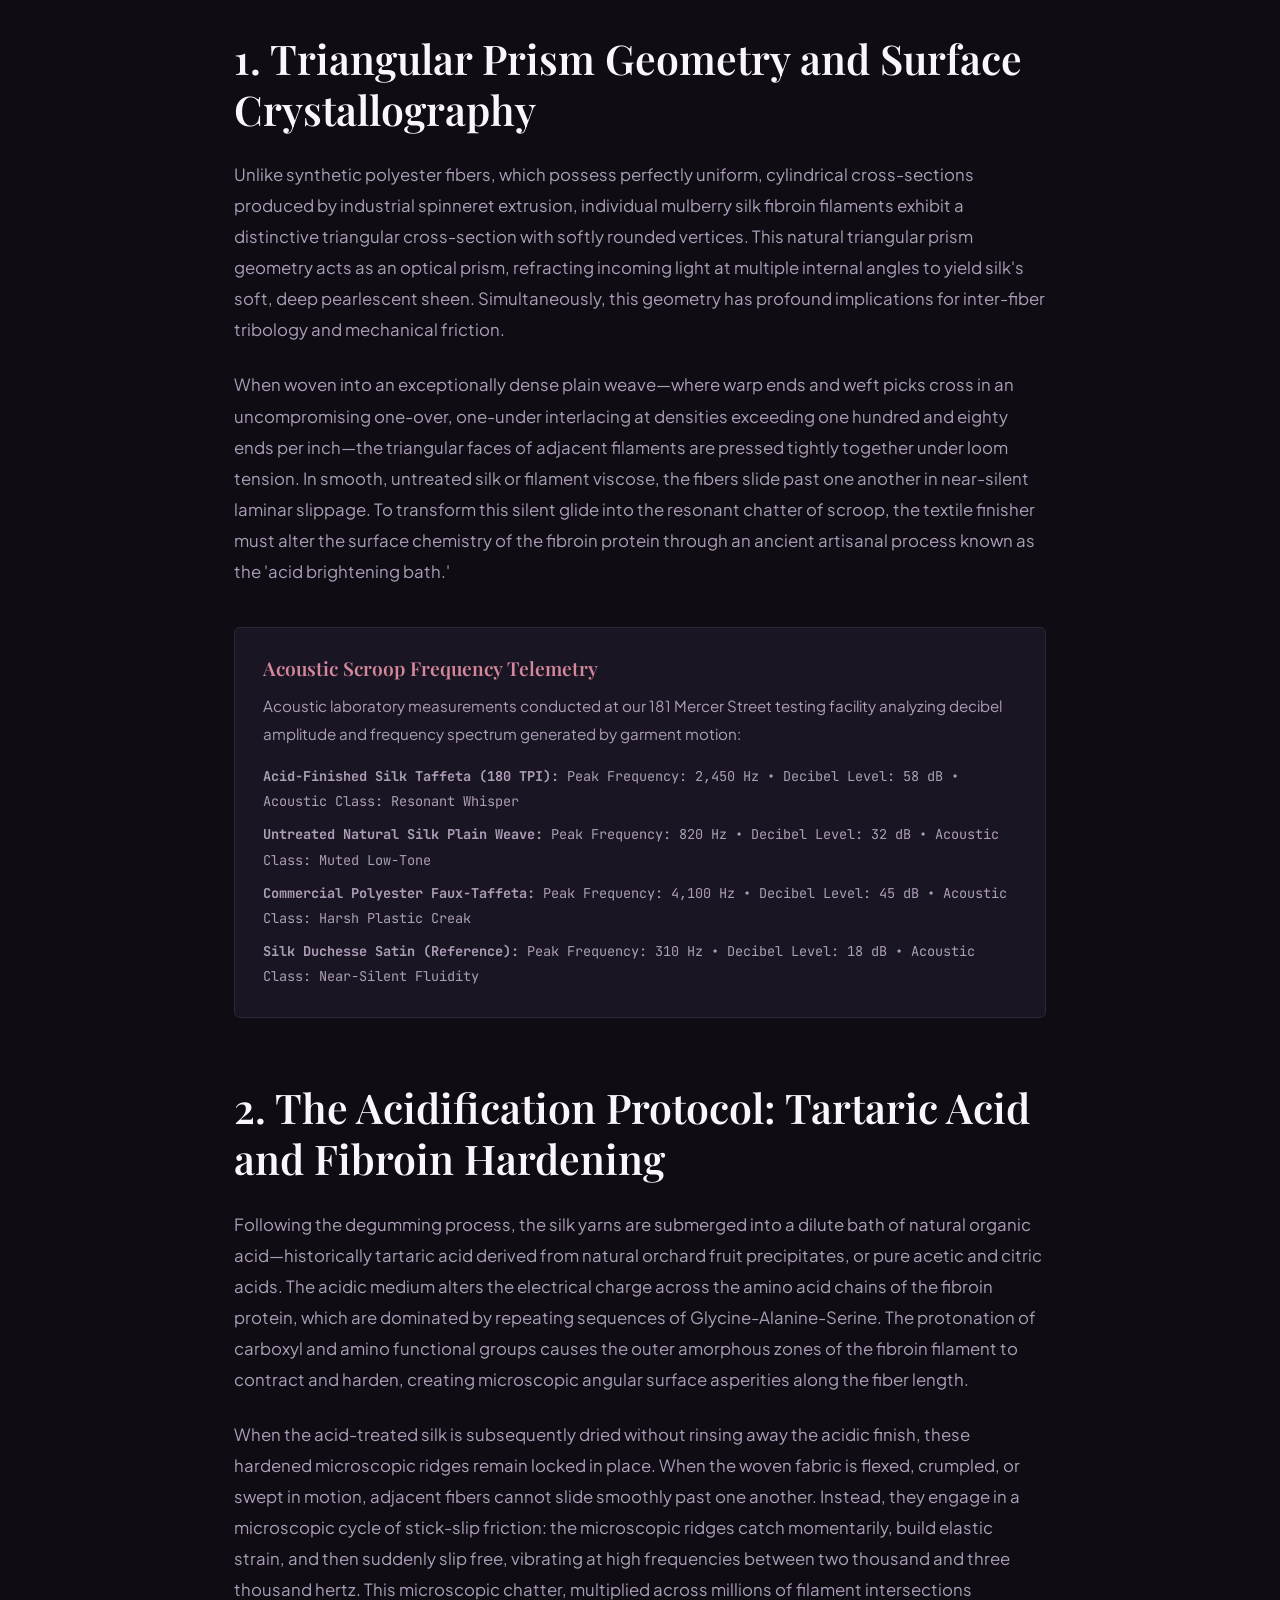
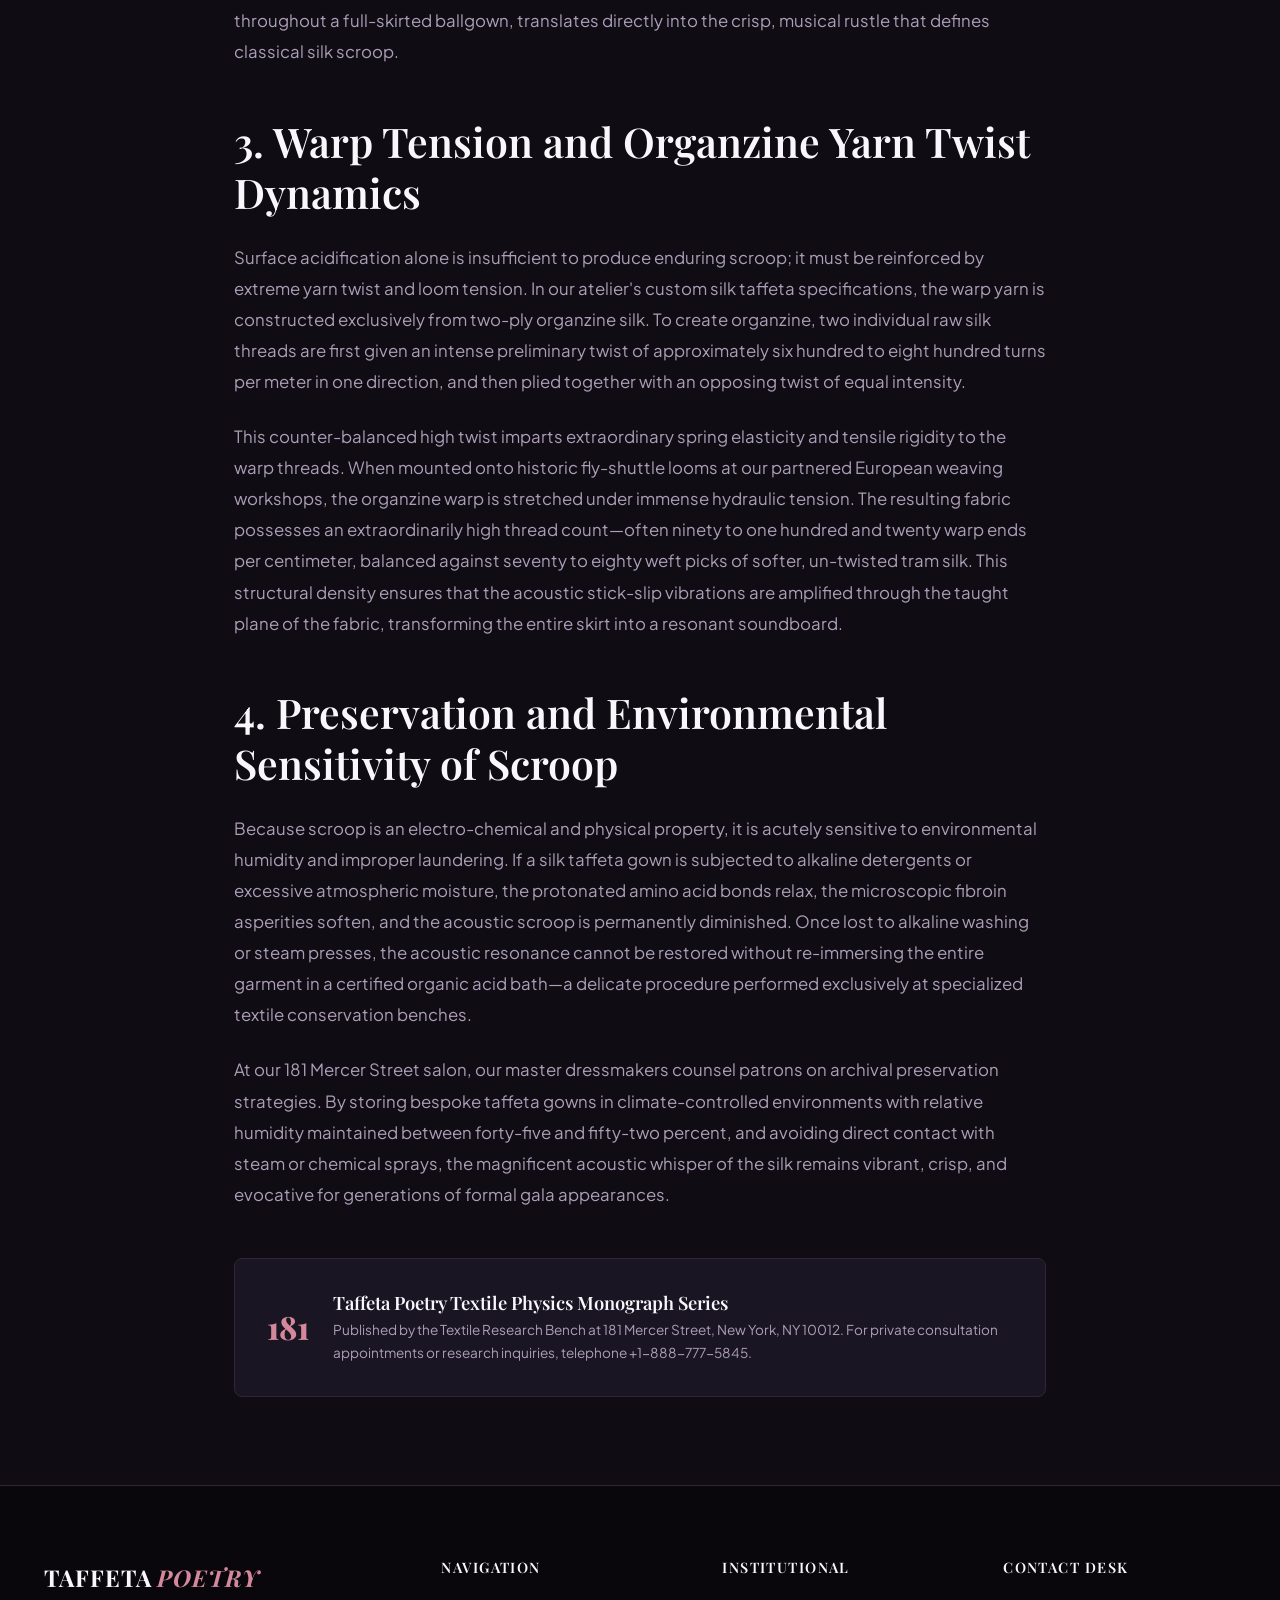
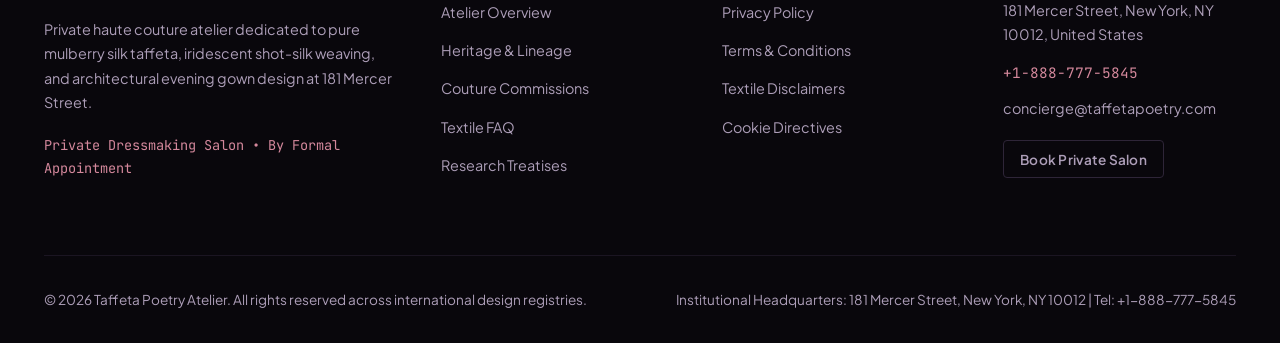
<file: blog/blog-1.html>
<!DOCTYPE html>
<html lang="en">
<head>
  <meta charset="UTF-8">
  <meta name="viewport" content="width=device-width, initial-scale=1.0">
  <title>The Physics of Silk Scroop: Acoustic Resonance in Fibroin Filaments | Taffeta Poetry Research</title>
  <meta name="description" content="Technical textile monograph investigating organic acid treatment, triangular prism fibroin geometry, and acoustic frequency generation in haute couture silk taffeta.">
  <link rel="preconnect" href="https://fonts.googleapis.com">
  <link rel="preconnect" href="https://fonts.gstatic.com" crossorigin>
  <link href="https://fonts.googleapis.com/css2?family=Playfair+Display:ital,wght@0,400..900;1,400..900&family=Plus+Jakarta+Sans:wght@300;400;500;600;700&family=JetBrains+Mono:wght@400;500;600&display=swap" rel="stylesheet">
  <link rel="stylesheet" href="../assets/css/style.css">
  <!-- Google tag (gtag.js) -->
  <script async src="https://www.googletagmanager.com/gtag/js?id=G-0LY0HY7L01"></script>
  <script>
    window.dataLayer = window.dataLayer || [];
    function gtag(){dataLayer.push(arguments);}
    gtag('js', new Date());
    gtag('config', 'G-0LY0HY7L01');
  </script>
</head>
<body>
<header class="site-header">
  <div class="container header-inner">
    <a href="../index.html" class="brand-logo">TAFFETA <span>POETRY</span></a>
    <ul class="nav-desktop">
      <li><a href="../index.html">Atelier</a></li>
      <li><a href="../about.html">Heritage</a></li>
      <li><a href="../services.html">Commissions</a></li>
      <li><a href="../faq.html">Couture FAQ</a></li>
      <li><a href="../blog.html" class="active">Textile Treatises</a></li>
    </ul>
    <div style="display:flex; align-items:center; gap:1rem;">
      <a href="../contact.html" class="btn btn-primary" style="display:inline-flex;">Salon Consultation</a>
      <button class="drawer-toggle" id="drawer-toggle" aria-label="Toggle Navigation">&#9776;</button>
    </div>
  </div>
</header>
<div class="mobile-drawer" id="mobile-drawer">
  <a href="../index.html">Atelier Home</a>
  <a href="../about.html">Heritage Lineage</a>
  <a href="../services.html">Bespoke Commissions</a>
  <a href="../faq.html">Couture FAQ</a>
  <a href="../blog.html">Textile Treatises</a>
  <a href="../contact.html">Salon Consultation</a>
</div>

<main>
  <article class="section-pad">
    <div class="container" style="max-width:860px;">
      <span class="eyebrow">Technical Treatise 01 &bull; Textile Acoustics & Physics</span>
      <h1 style="margin:1rem 0 1.5rem;">The Physics of Silk Scroop: Acoustic Resonance in Fibroin Filaments</h1>
      
      <div style="display:flex; align-items:center; gap:1.5rem; margin-bottom:2.5rem; padding-bottom:1.5rem; border-bottom:1px solid var(--border-subtle); font-size:0.9rem; color:var(--text-secondary);">
        <span><strong>Author:</strong> Dr. Hélène de Saint-Germain, Textile Physicist</span>
        <span><strong>Date:</strong> February 15, 2026</span>
        <span><strong>Location:</strong> 181 Mercer Street, New York</span>
      </div>

      <div style="margin:2rem 0; border-radius:8px; overflow:hidden; border:1px solid var(--border-subtle);">
        <img src="../assets/images/artisan_detail_18.jpg" alt="Grand salon evening presentation featuring bespoke shot-silk gala gowns and velvet stoles" style="width:100%; height:420px; object-fit:cover;">
      </div>

      <div style="color:var(--text-secondary); font-size:1.05rem; line-height:1.85; display:flex; flex-direction:column; gap:1.5rem;">
        <p>
          In the vast sensory landscape of haute couture, few phenomena evoke such immediate emotional resonance as the auditory whisper of pure silk taffeta in motion. When a grand ballgown sweeps across a polished parquetry salon, the fabric produces a crisp, dry, rustling cadence that has captivated poets and couturiers for centuries. In classical European textile circles, this sensory signature is universally known by its historic technical designation: 'scroop' (derived from the Germanic onomatopoeia 'schrupp,' denoting a crisp rubbing sound). Yet, while connoisseurs recognize scroop as the unmistakable hallmark of genuine luxury, few outside specialized textile research laboratories understand the intricate physical, chemical, and microscopic mechanics that govern its production.
        </p>

        <p>
          At our Mercer Street atelier, we examine scroop not as an accidental byproduct of weaving, but as a deliberately engineered acoustic property anchored in the macromolecular architecture of the silkworm filament. Natural silk extruded by the Bombyx mori caterpillar consists of two twin structural protein filaments known as fibroin, encased within a gummy, protective water-soluble protein sheath termed sericin. In its raw, unprocessed state, the silk thread is stiff, dull, and completely devoid of acoustic brilliance. Only when the sericin gum is systematically stripped through controlled boiling baths—a chemical procedure known as degumming or 'boiling-off'—does the pure, crystalline fibroin core emerge.
        </p>

        <h2 style="color:var(--text-primary); margin-top:1.5rem;">1. Triangular Prism Geometry and Surface Crystallography</h2>

        <p>
          Unlike synthetic polyester fibers, which possess perfectly uniform, cylindrical cross-sections produced by industrial spinneret extrusion, individual mulberry silk fibroin filaments exhibit a distinctive triangular cross-section with softly rounded vertices. This natural triangular prism geometry acts as an optical prism, refracting incoming light at multiple internal angles to yield silk's soft, deep pearlescent sheen. Simultaneously, this geometry has profound implications for inter-fiber tribology and mechanical friction.
        </p>

        <p>
          When woven into an exceptionally dense plain weave—where warp ends and weft picks cross in an uncompromising one-over, one-under interlacing at densities exceeding one hundred and eighty ends per inch—the triangular faces of adjacent filaments are pressed tightly together under loom tension. In smooth, untreated silk or filament viscose, the fibers slide past one another in near-silent laminar slippage. To transform this silent glide into the resonant chatter of scroop, the textile finisher must alter the surface chemistry of the fibroin protein through an ancient artisanal process known as the 'acid brightening bath.'
        </p>

        <div style="background:var(--bg-surface); border:1px solid var(--border-subtle); padding:1.75rem; border-radius:6px; margin:1rem 0;">
          <h3 style="color:var(--accent-rose); margin-bottom:0.75rem; font-size:1.2rem;">Acoustic Scroop Frequency Telemetry</h3>
          <p style="font-size:0.95rem; margin-bottom:1rem;">Acoustic laboratory measurements conducted at our 181 Mercer Street testing facility analyzing decibel amplitude and frequency spectrum generated by garment motion:</p>
          <ul style="list-style:none; display:flex; flex-direction:column; gap:0.5rem; font-family:var(--font-mono); font-size:0.85rem;">
            <li><strong>Acid-Finished Silk Taffeta (180 TPI):</strong> Peak Frequency: 2,450 Hz &bull; Decibel Level: 58 dB &bull; Acoustic Class: Resonant Whisper</li>
            <li><strong>Untreated Natural Silk Plain Weave:</strong> Peak Frequency: 820 Hz &bull; Decibel Level: 32 dB &bull; Acoustic Class: Muted Low-Tone</li>
            <li><strong>Commercial Polyester Faux-Taffeta:</strong> Peak Frequency: 4,100 Hz &bull; Decibel Level: 45 dB &bull; Acoustic Class: Harsh Plastic Creak</li>
            <li><strong>Silk Duchesse Satin (Reference):</strong> Peak Frequency: 310 Hz &bull; Decibel Level: 18 dB &bull; Acoustic Class: Near-Silent Fluidity</li>
          </ul>
        </div>

        <h2 style="color:var(--text-primary); margin-top:1.5rem;">2. The Acidification Protocol: Tartaric Acid and Fibroin Hardening</h2>

        <p>
          Following the degumming process, the silk yarns are submerged into a dilute bath of natural organic acid—historically tartaric acid derived from natural orchard fruit precipitates, or pure acetic and citric acids. The acidic medium alters the electrical charge across the amino acid chains of the fibroin protein, which are dominated by repeating sequences of Glycine-Alanine-Serine. The protonation of carboxyl and amino functional groups causes the outer amorphous zones of the fibroin filament to contract and harden, creating microscopic angular surface asperities along the fiber length.
        </p>

        <p>
          When the acid-treated silk is subsequently dried without rinsing away the acidic finish, these hardened microscopic ridges remain locked in place. When the woven fabric is flexed, crumpled, or swept in motion, adjacent fibers cannot slide smoothly past one another. Instead, they engage in a microscopic cycle of stick-slip friction: the microscopic ridges catch momentarily, build elastic strain, and then suddenly slip free, vibrating at high frequencies between two thousand and three thousand hertz. This microscopic chatter, multiplied across millions of filament intersections throughout a full-skirted ballgown, translates directly into the crisp, musical rustle that defines classical silk scroop.
        </p>

        <h2 style="color:var(--text-primary); margin-top:1.5rem;">3. Warp Tension and Organzine Yarn Twist Dynamics</h2>

        <p>
          Surface acidification alone is insufficient to produce enduring scroop; it must be reinforced by extreme yarn twist and loom tension. In our atelier's custom silk taffeta specifications, the warp yarn is constructed exclusively from two-ply organzine silk. To create organzine, two individual raw silk threads are first given an intense preliminary twist of approximately six hundred to eight hundred turns per meter in one direction, and then plied together with an opposing twist of equal intensity.
        </p>

        <p>
          This counter-balanced high twist imparts extraordinary spring elasticity and tensile rigidity to the warp threads. When mounted onto historic fly-shuttle looms at our partnered European weaving workshops, the organzine warp is stretched under immense hydraulic tension. The resulting fabric possesses an extraordinarily high thread count—often ninety to one hundred and twenty warp ends per centimeter, balanced against seventy to eighty weft picks of softer, un-twisted tram silk. This structural density ensures that the acoustic stick-slip vibrations are amplified through the taught plane of the fabric, transforming the entire skirt into a resonant soundboard.
        </p>

        <h2 style="color:var(--text-primary); margin-top:1.5rem;">4. Preservation and Environmental Sensitivity of Scroop</h2>

        <p>
          Because scroop is an electro-chemical and physical property, it is acutely sensitive to environmental humidity and improper laundering. If a silk taffeta gown is subjected to alkaline detergents or excessive atmospheric moisture, the protonated amino acid bonds relax, the microscopic fibroin asperities soften, and the acoustic scroop is permanently diminished. Once lost to alkaline washing or steam presses, the acoustic resonance cannot be restored without re-immersing the entire garment in a certified organic acid bath—a delicate procedure performed exclusively at specialized textile conservation benches.
        </p>

        <p>
          At our 181 Mercer Street salon, our master dressmakers counsel patrons on archival preservation strategies. By storing bespoke taffeta gowns in climate-controlled environments with relative humidity maintained between forty-five and fifty-two percent, and avoiding direct contact with steam or chemical sprays, the magnificent acoustic whisper of the silk remains vibrant, crisp, and evocative for generations of formal gala appearances.
        </p>
      </div>

      <div style="margin-top:3rem; padding:2rem; background:var(--bg-surface); border:1px solid var(--border-subtle); border-radius:8px; display:flex; gap:1.5rem; align-items:center;">
        <div style="font-family:var(--font-heading); font-weight:800; font-size:2rem; color:var(--accent-rose);">181</div>
        <div>
          <h4 style="margin-bottom:0.25rem;">Taffeta Poetry Textile Physics Monograph Series</h4>
          <p style="font-size:0.85rem; color:var(--text-secondary);">Published by the Textile Research Bench at 181 Mercer Street, New York, NY 10012. For private consultation appointments or research inquiries, telephone +1-888-777-5845.</p>
        </div>
      </div>
    </div>
  </article>
</main>

<footer class="site-footer">
  <div class="container">
    <div class="footer-grid">
      <div class="footer-brand">
        <a href="../index.html" class="brand-logo">TAFFETA <span>POETRY</span></a>
        <p>Private haute couture atelier dedicated to pure mulberry silk taffeta, iridescent shot-silk weaving, and architectural evening gown design at 181 Mercer Street.</p>
        <p style="color:var(--accent-rose); font-size:0.85rem; font-family:var(--font-mono);">Private Dressmaking Salon • By Formal Appointment</p>
      </div>
      <div class="footer-col">
        <h4>Navigation</h4>
        <ul>
          <li><a href="../index.html">Atelier Overview</a></li>
          <li><a href="../about.html">Heritage & Lineage</a></li>
          <li><a href="../services.html">Couture Commissions</a></li>
          <li><a href="../faq.html">Textile FAQ</a></li>
          <li><a href="../blog.html">Research Treatises</a></li>
        </ul>
      </div>
      <div class="footer-col">
        <h4>Institutional</h4>
        <ul>
          <li><a href="../privacy-policy.html">Privacy Policy</a></li>
          <li><a href="../terms-and-conditions.html">Terms & Conditions</a></li>
          <li><a href="../disclaimer.html">Textile Disclaimers</a></li>
          <li><a href="../cookie-policy.html">Cookie Directives</a></li>
        </ul>
      </div>
      <div class="footer-col">
        <h4>Contact Desk</h4>
        <ul>
          <li style="color:var(--text-secondary); font-size:0.9rem;">181 Mercer Street, New York, NY 10012, United States</li>
          <li><a href="tel:+18887775845" style="color:var(--accent-rose); font-family:var(--font-mono);">+1-888-777-5845</a></li>
          <li style="color:var(--text-secondary); font-size:0.9rem;">concierge@taffetapoetry.com</li>
          <li><a href="../contact.html" class="btn btn-outline" style="padding:0.4rem 1rem; margin-top:0.5rem; font-size:0.85rem;">Book Private Salon</a></li>
        </ul>
      </div>
    </div>
    <div class="footer-bottom">
      <p>&copy; 2026 Taffeta Poetry Atelier. All rights reserved across international design registries.</p>
      <p>Institutional Headquarters: 181 Mercer Street, New York, NY 10012 | Tel: +1-888-777-5845</p>
    </div>
  </div>
</footer>
<script src="../assets/js/main.js"></script>
</body>
</html>
</file>
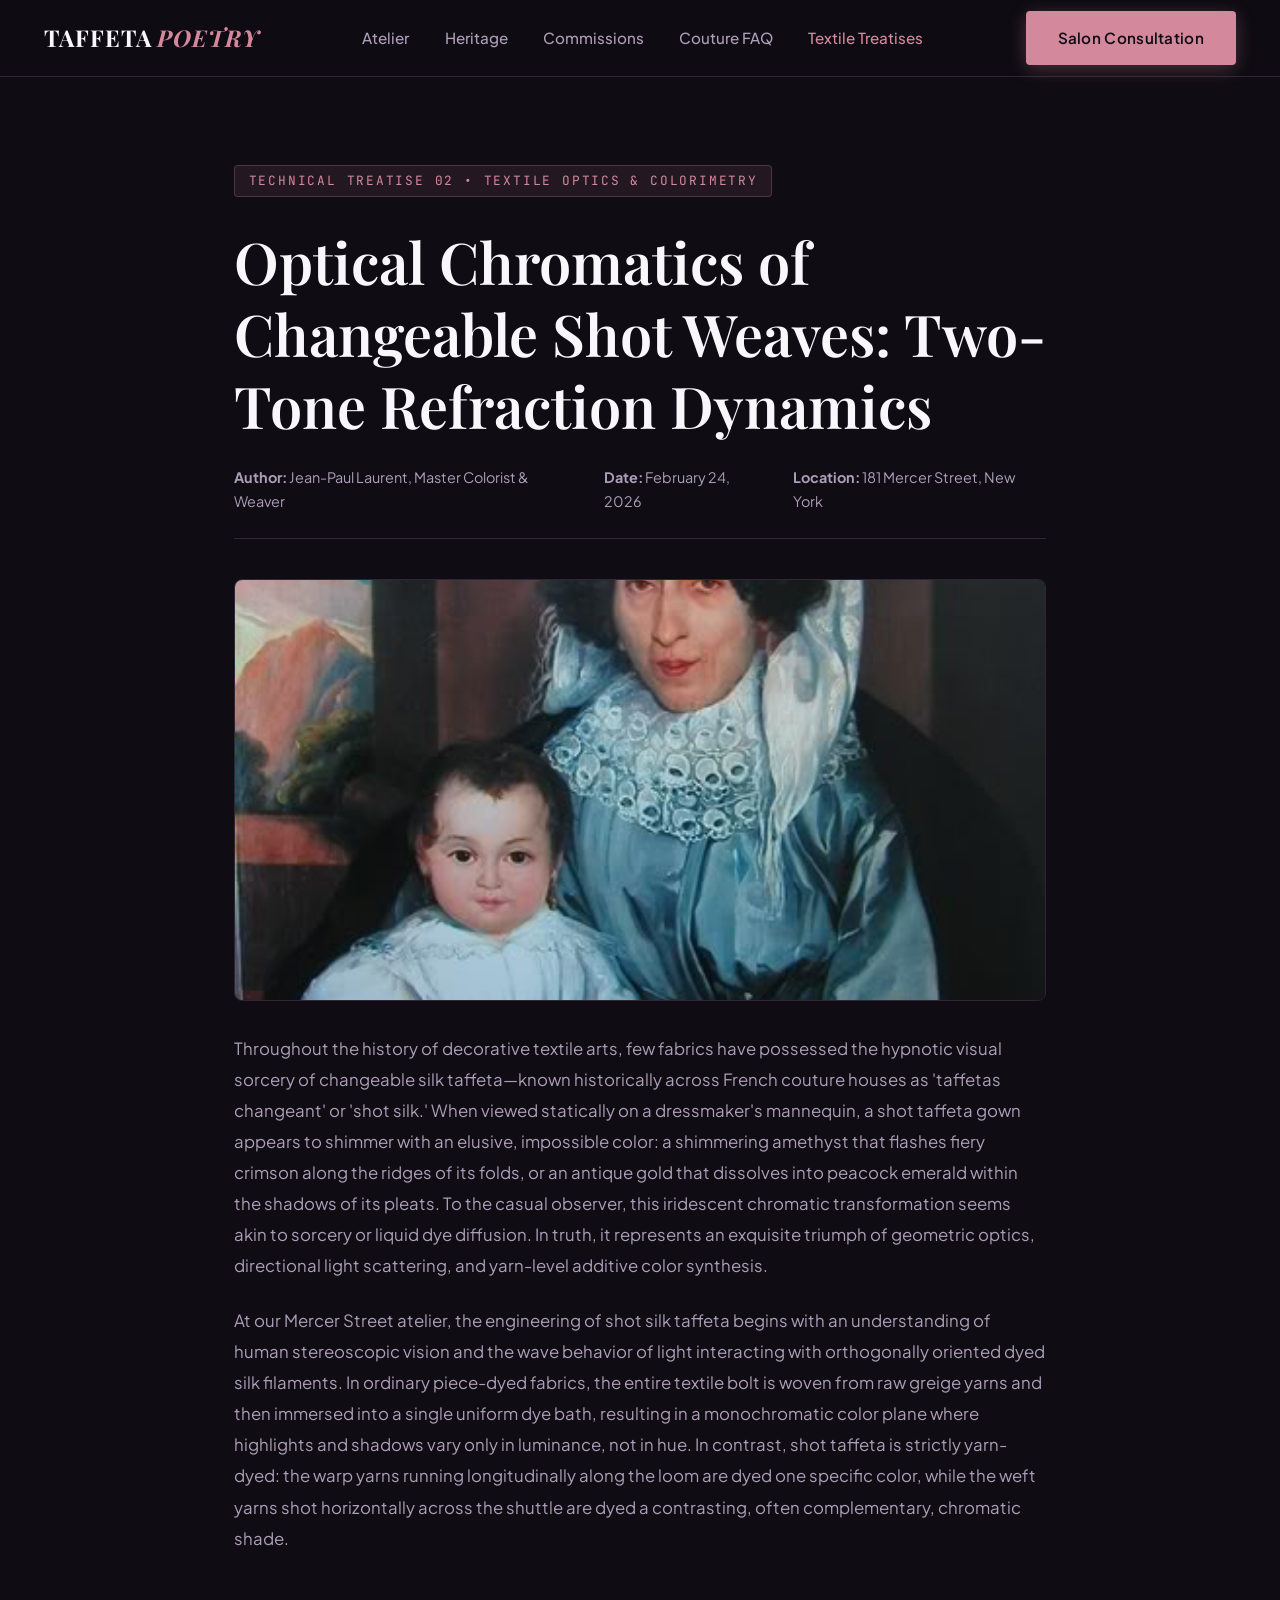
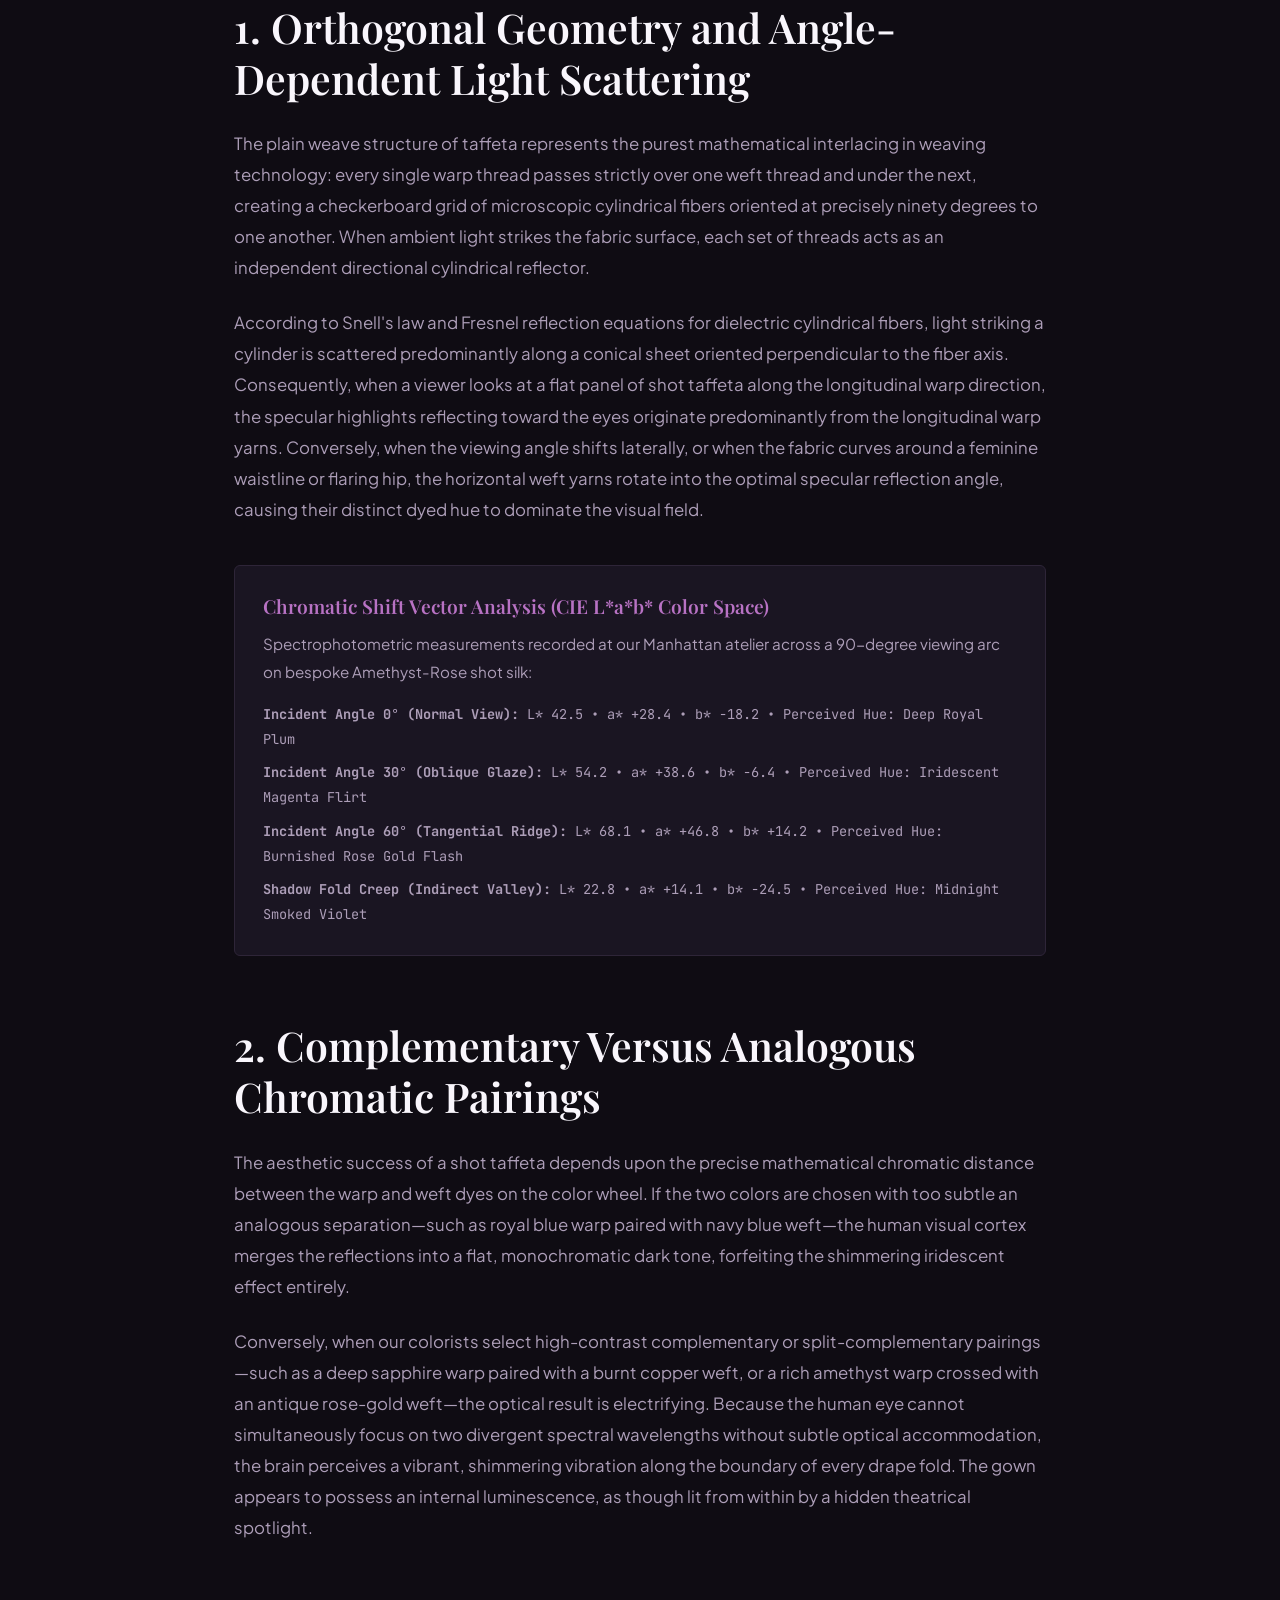
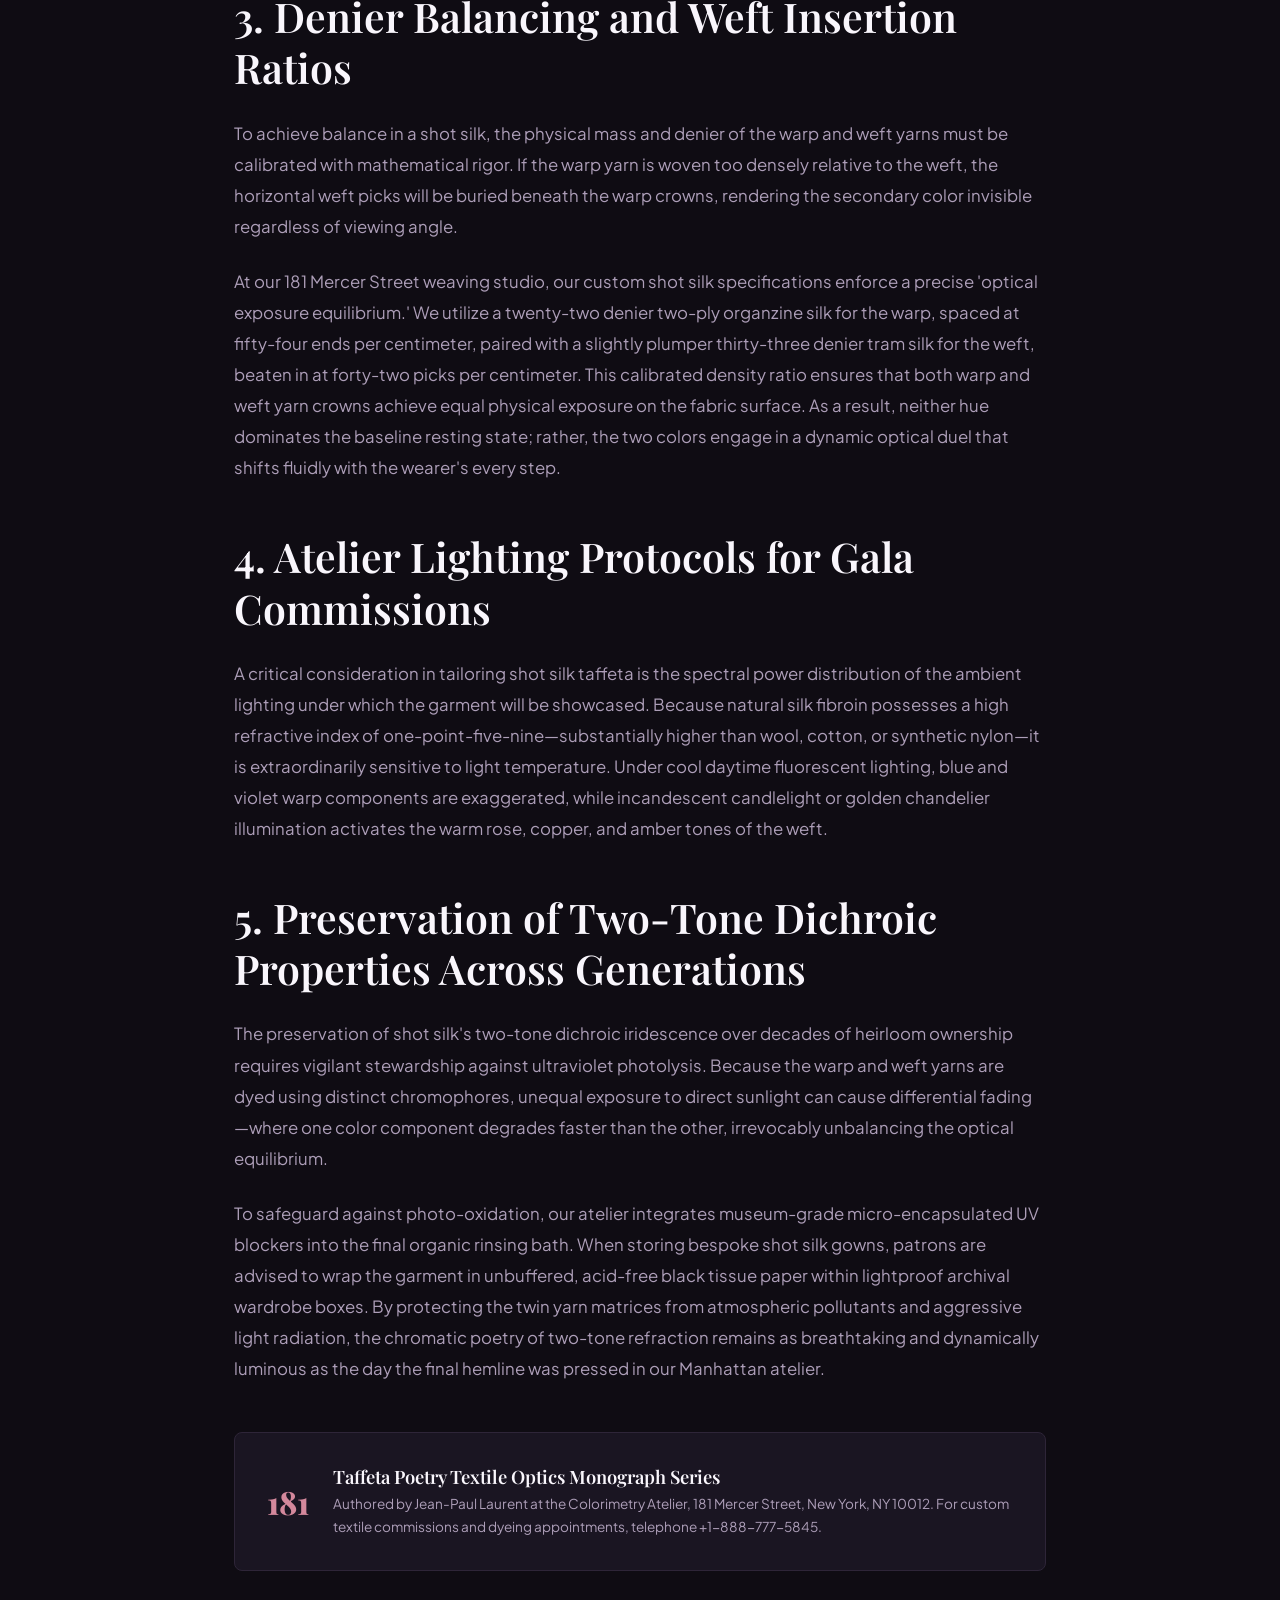
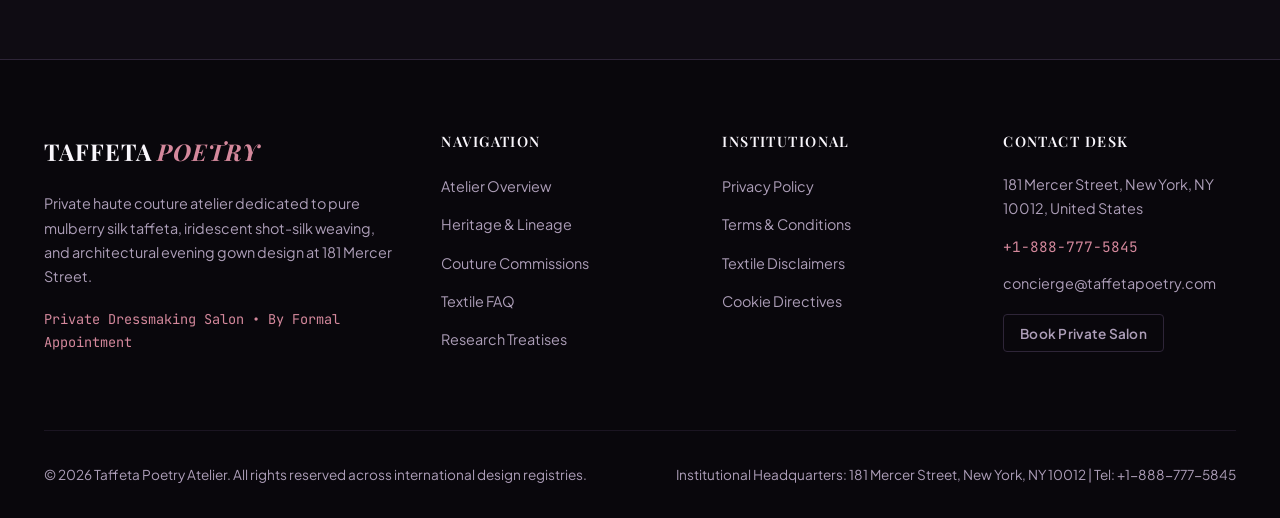
<file: blog/blog-2.html>
<!DOCTYPE html>
<html lang="en">
<head>
  <meta charset="UTF-8">
  <meta name="viewport" content="width=device-width, initial-scale=1.0">
  <title>Optical Chromatics of Changeable Shot Weaves: Two-Tone Refraction | Taffeta Poetry Research</title>
  <meta name="description" content="Scientific study of orthogonal warp-weft chromatic angles, dyed silk fibroin refractive index variations, and dynamic ambient lighting shifts in shot taffeta.">
  <link rel="preconnect" href="https://fonts.googleapis.com">
  <link rel="preconnect" href="https://fonts.gstatic.com" crossorigin>
  <link href="https://fonts.googleapis.com/css2?family=Playfair+Display:ital,wght@0,400..900;1,400..900&family=Plus+Jakarta+Sans:wght@300;400;500;600;700&family=JetBrains+Mono:wght@400;500;600&display=swap" rel="stylesheet">
  <link rel="stylesheet" href="../assets/css/style.css">
  <!-- Google tag (gtag.js) -->
  <script async src="https://www.googletagmanager.com/gtag/js?id=G-0LY0HY7L01"></script>
  <script>
    window.dataLayer = window.dataLayer || [];
    function gtag(){dataLayer.push(arguments);}
    gtag('js', new Date());
    gtag('config', 'G-0LY0HY7L01');
  </script>
</head>
<body>
<header class="site-header">
  <div class="container header-inner">
    <a href="../index.html" class="brand-logo">TAFFETA <span>POETRY</span></a>
    <ul class="nav-desktop">
      <li><a href="../index.html">Atelier</a></li>
      <li><a href="../about.html">Heritage</a></li>
      <li><a href="../services.html">Commissions</a></li>
      <li><a href="../faq.html">Couture FAQ</a></li>
      <li><a href="../blog.html" class="active">Textile Treatises</a></li>
    </ul>
    <div style="display:flex; align-items:center; gap:1rem;">
      <a href="../contact.html" class="btn btn-primary" style="display:inline-flex;">Salon Consultation</a>
      <button class="drawer-toggle" id="drawer-toggle" aria-label="Toggle Navigation">&#9776;</button>
    </div>
  </div>
</header>
<div class="mobile-drawer" id="mobile-drawer">
  <a href="../index.html">Atelier Home</a>
  <a href="../about.html">Heritage Lineage</a>
  <a href="../services.html">Bespoke Commissions</a>
  <a href="../faq.html">Couture FAQ</a>
  <a href="../blog.html">Textile Treatises</a>
  <a href="../contact.html">Salon Consultation</a>
</div>

<main>
  <article class="section-pad">
    <div class="container" style="max-width:860px;">
      <span class="eyebrow">Technical Treatise 02 &bull; Textile Optics & Colorimetry</span>
      <h1 style="margin:1rem 0 1.5rem;">Optical Chromatics of Changeable Shot Weaves: Two-Tone Refraction Dynamics</h1>
      
      <div style="display:flex; align-items:center; gap:1.5rem; margin-bottom:2.5rem; padding-bottom:1.5rem; border-bottom:1px solid var(--border-subtle); font-size:0.9rem; color:var(--text-secondary);">
        <span><strong>Author:</strong> Jean-Paul Laurent, Master Colorist & Weaver</span>
        <span><strong>Date:</strong> February 24, 2026</span>
        <span><strong>Location:</strong> 181 Mercer Street, New York</span>
      </div>

      <div style="margin:2rem 0; border-radius:8px; overflow:hidden; border:1px solid var(--border-subtle);">
        <img src="../assets/images/artisan_detail_19.jpg" alt="Rare emerald and ruby shot taffeta textile swatch reflecting dynamic ambient lighting" style="width:100%; height:420px; object-fit:cover;">
      </div>

      <div style="color:var(--text-secondary); font-size:1.05rem; line-height:1.85; display:flex; flex-direction:column; gap:1.5rem;">
        <p>
          Throughout the history of decorative textile arts, few fabrics have possessed the hypnotic visual sorcery of changeable silk taffeta—known historically across French couture houses as 'taffetas changeant' or 'shot silk.' When viewed statically on a dressmaker's mannequin, a shot taffeta gown appears to shimmer with an elusive, impossible color: a shimmering amethyst that flashes fiery crimson along the ridges of its folds, or an antique gold that dissolves into peacock emerald within the shadows of its pleats. To the casual observer, this iridescent chromatic transformation seems akin to sorcery or liquid dye diffusion. In truth, it represents an exquisite triumph of geometric optics, directional light scattering, and yarn-level additive color synthesis.
        </p>

        <p>
          At our Mercer Street atelier, the engineering of shot silk taffeta begins with an understanding of human stereoscopic vision and the wave behavior of light interacting with orthogonally oriented dyed silk filaments. In ordinary piece-dyed fabrics, the entire textile bolt is woven from raw greige yarns and then immersed into a single uniform dye bath, resulting in a monochromatic color plane where highlights and shadows vary only in luminance, not in hue. In contrast, shot taffeta is strictly yarn-dyed: the warp yarns running longitudinally along the loom are dyed one specific color, while the weft yarns shot horizontally across the shuttle are dyed a contrasting, often complementary, chromatic shade.
        </p>

        <h2 style="color:var(--text-primary); margin-top:1.5rem;">1. Orthogonal Geometry and Angle-Dependent Light Scattering</h2>

        <p>
          The plain weave structure of taffeta represents the purest mathematical interlacing in weaving technology: every single warp thread passes strictly over one weft thread and under the next, creating a checkerboard grid of microscopic cylindrical fibers oriented at precisely ninety degrees to one another. When ambient light strikes the fabric surface, each set of threads acts as an independent directional cylindrical reflector.
        </p>

        <p>
          According to Snell's law and Fresnel reflection equations for dielectric cylindrical fibers, light striking a cylinder is scattered predominantly along a conical sheet oriented perpendicular to the fiber axis. Consequently, when a viewer looks at a flat panel of shot taffeta along the longitudinal warp direction, the specular highlights reflecting toward the eyes originate predominantly from the longitudinal warp yarns. Conversely, when the viewing angle shifts laterally, or when the fabric curves around a feminine waistline or flaring hip, the horizontal weft yarns rotate into the optimal specular reflection angle, causing their distinct dyed hue to dominate the visual field.
        </p>

        <div style="background:var(--bg-surface); border:1px solid var(--border-subtle); padding:1.75rem; border-radius:6px; margin:1rem 0;">
          <h3 style="color:var(--accent-amethyst); margin-bottom:0.75rem; font-size:1.2rem;">Chromatic Shift Vector Analysis (CIE L*a*b* Color Space)</h3>
          <p style="font-size:0.95rem; margin-bottom:1rem;">Spectrophotometric measurements recorded at our Manhattan atelier across a 90-degree viewing arc on bespoke Amethyst-Rose shot silk:</p>
          <ul style="list-style:none; display:flex; flex-direction:column; gap:0.5rem; font-family:var(--font-mono); font-size:0.85rem;">
            <li><strong>Incident Angle 0° (Normal View):</strong> L* 42.5 &bull; a* +28.4 &bull; b* -18.2 &bull; Perceived Hue: Deep Royal Plum</li>
            <li><strong>Incident Angle 30° (Oblique Glaze):</strong> L* 54.2 &bull; a* +38.6 &bull; b* -6.4 &bull; Perceived Hue: Iridescent Magenta Flirt</li>
            <li><strong>Incident Angle 60° (Tangential Ridge):</strong> L* 68.1 &bull; a* +46.8 &bull; b* +14.2 &bull; Perceived Hue: Burnished Rose Gold Flash</li>
            <li><strong>Shadow Fold Creep (Indirect Valley):</strong> L* 22.8 &bull; a* +14.1 &bull; b* -24.5 &bull; Perceived Hue: Midnight Smoked Violet</li>
          </ul>
        </div>

        <h2 style="color:var(--text-primary); margin-top:1.5rem;">2. Complementary Versus Analogous Chromatic Pairings</h2>

        <p>
          The aesthetic success of a shot taffeta depends upon the precise mathematical chromatic distance between the warp and weft dyes on the color wheel. If the two colors are chosen with too subtle an analogous separation—such as royal blue warp paired with navy blue weft—the human visual cortex merges the reflections into a flat, monochromatic dark tone, forfeiting the shimmering iridescent effect entirely.
        </p>

        <p>
          Conversely, when our colorists select high-contrast complementary or split-complementary pairings—such as a deep sapphire warp paired with a burnt copper weft, or a rich amethyst warp crossed with an antique rose-gold weft—the optical result is electrifying. Because the human eye cannot simultaneously focus on two divergent spectral wavelengths without subtle optical accommodation, the brain perceives a vibrant, shimmering vibration along the boundary of every drape fold. The gown appears to possess an internal luminescence, as though lit from within by a hidden theatrical spotlight.
        </p>

        <h2 style="color:var(--text-primary); margin-top:1.5rem;">3. Denier Balancing and Weft Insertion Ratios</h2>

        <p>
          To achieve balance in a shot silk, the physical mass and denier of the warp and weft yarns must be calibrated with mathematical rigor. If the warp yarn is woven too densely relative to the weft, the horizontal weft picks will be buried beneath the warp crowns, rendering the secondary color invisible regardless of viewing angle.
        </p>

        <p>
          At our 181 Mercer Street weaving studio, our custom shot silk specifications enforce a precise 'optical exposure equilibrium.' We utilize a twenty-two denier two-ply organzine silk for the warp, spaced at fifty-four ends per centimeter, paired with a slightly plumper thirty-three denier tram silk for the weft, beaten in at forty-two picks per centimeter. This calibrated density ratio ensures that both warp and weft yarn crowns achieve equal physical exposure on the fabric surface. As a result, neither hue dominates the baseline resting state; rather, the two colors engage in a dynamic optical duel that shifts fluidly with the wearer's every step.
        </p>

        <h2 style="color:var(--text-primary); margin-top:1.5rem;">4. Atelier Lighting Protocols for Gala Commissions</h2>

        <p>
          A critical consideration in tailoring shot silk taffeta is the spectral power distribution of the ambient lighting under which the garment will be showcased. Because natural silk fibroin possesses a high refractive index of one-point-five-nine—substantially higher than wool, cotton, or synthetic nylon—it is extraordinarily sensitive to light temperature. Under cool daytime fluorescent lighting, blue and violet warp components are exaggerated, while incandescent candlelight or golden chandelier illumination activates the warm rose, copper, and amber tones of the weft.
        </p>

        <h2 style="color:var(--text-primary); margin-top:1.5rem;">5. Preservation of Two-Tone Dichroic Properties Across Generations</h2>

        <p>
          The preservation of shot silk's two-tone dichroic iridescence over decades of heirloom ownership requires vigilant stewardship against ultraviolet photolysis. Because the warp and weft yarns are dyed using distinct chromophores, unequal exposure to direct sunlight can cause differential fading—where one color component degrades faster than the other, irrevocably unbalancing the optical equilibrium.
        </p>

        <p>
          To safeguard against photo-oxidation, our atelier integrates museum-grade micro-encapsulated UV blockers into the final organic rinsing bath. When storing bespoke shot silk gowns, patrons are advised to wrap the garment in unbuffered, acid-free black tissue paper within lightproof archival wardrobe boxes. By protecting the twin yarn matrices from atmospheric pollutants and aggressive light radiation, the chromatic poetry of two-tone refraction remains as breathtaking and dynamically luminous as the day the final hemline was pressed in our Manhattan atelier.
        </p>
      </div>

      <div style="margin-top:3rem; padding:2rem; background:var(--bg-surface); border:1px solid var(--border-subtle); border-radius:8px; display:flex; gap:1.5rem; align-items:center;">
        <div style="font-family:var(--font-heading); font-weight:800; font-size:2rem; color:var(--accent-rose);">181</div>
        <div>
          <h4 style="margin-bottom:0.25rem;">Taffeta Poetry Textile Optics Monograph Series</h4>
          <p style="font-size:0.85rem; color:var(--text-secondary);">Authored by Jean-Paul Laurent at the Colorimetry Atelier, 181 Mercer Street, New York, NY 10012. For custom textile commissions and dyeing appointments, telephone +1-888-777-5845.</p>
        </div>
      </div>
    </div>
  </article>
</main>

<footer class="site-footer">
  <div class="container">
    <div class="footer-grid">
      <div class="footer-brand">
        <a href="../index.html" class="brand-logo">TAFFETA <span>POETRY</span></a>
        <p>Private haute couture atelier dedicated to pure mulberry silk taffeta, iridescent shot-silk weaving, and architectural evening gown design at 181 Mercer Street.</p>
        <p style="color:var(--accent-rose); font-size:0.85rem; font-family:var(--font-mono);">Private Dressmaking Salon • By Formal Appointment</p>
      </div>
      <div class="footer-col">
        <h4>Navigation</h4>
        <ul>
          <li><a href="../index.html">Atelier Overview</a></li>
          <li><a href="../about.html">Heritage & Lineage</a></li>
          <li><a href="../services.html">Couture Commissions</a></li>
          <li><a href="../faq.html">Textile FAQ</a></li>
          <li><a href="../blog.html">Research Treatises</a></li>
        </ul>
      </div>
      <div class="footer-col">
        <h4>Institutional</h4>
        <ul>
          <li><a href="../privacy-policy.html">Privacy Policy</a></li>
          <li><a href="../terms-and-conditions.html">Terms & Conditions</a></li>
          <li><a href="../disclaimer.html">Textile Disclaimers</a></li>
          <li><a href="../cookie-policy.html">Cookie Directives</a></li>
        </ul>
      </div>
      <div class="footer-col">
        <h4>Contact Desk</h4>
        <ul>
          <li style="color:var(--text-secondary); font-size:0.9rem;">181 Mercer Street, New York, NY 10012, United States</li>
          <li><a href="tel:+18887775845" style="color:var(--accent-rose); font-family:var(--font-mono);">+1-888-777-5845</a></li>
          <li style="color:var(--text-secondary); font-size:0.9rem;">concierge@taffetapoetry.com</li>
          <li><a href="../contact.html" class="btn btn-outline" style="padding:0.4rem 1rem; margin-top:0.5rem; font-size:0.85rem;">Book Private Salon</a></li>
        </ul>
      </div>
    </div>
    <div class="footer-bottom">
      <p>&copy; 2026 Taffeta Poetry Atelier. All rights reserved across international design registries.</p>
      <p>Institutional Headquarters: 181 Mercer Street, New York, NY 10012 | Tel: +1-888-777-5845</p>
    </div>
  </div>
</footer>
<script src="../assets/js/main.js"></script>
</body>
</html>
</file>
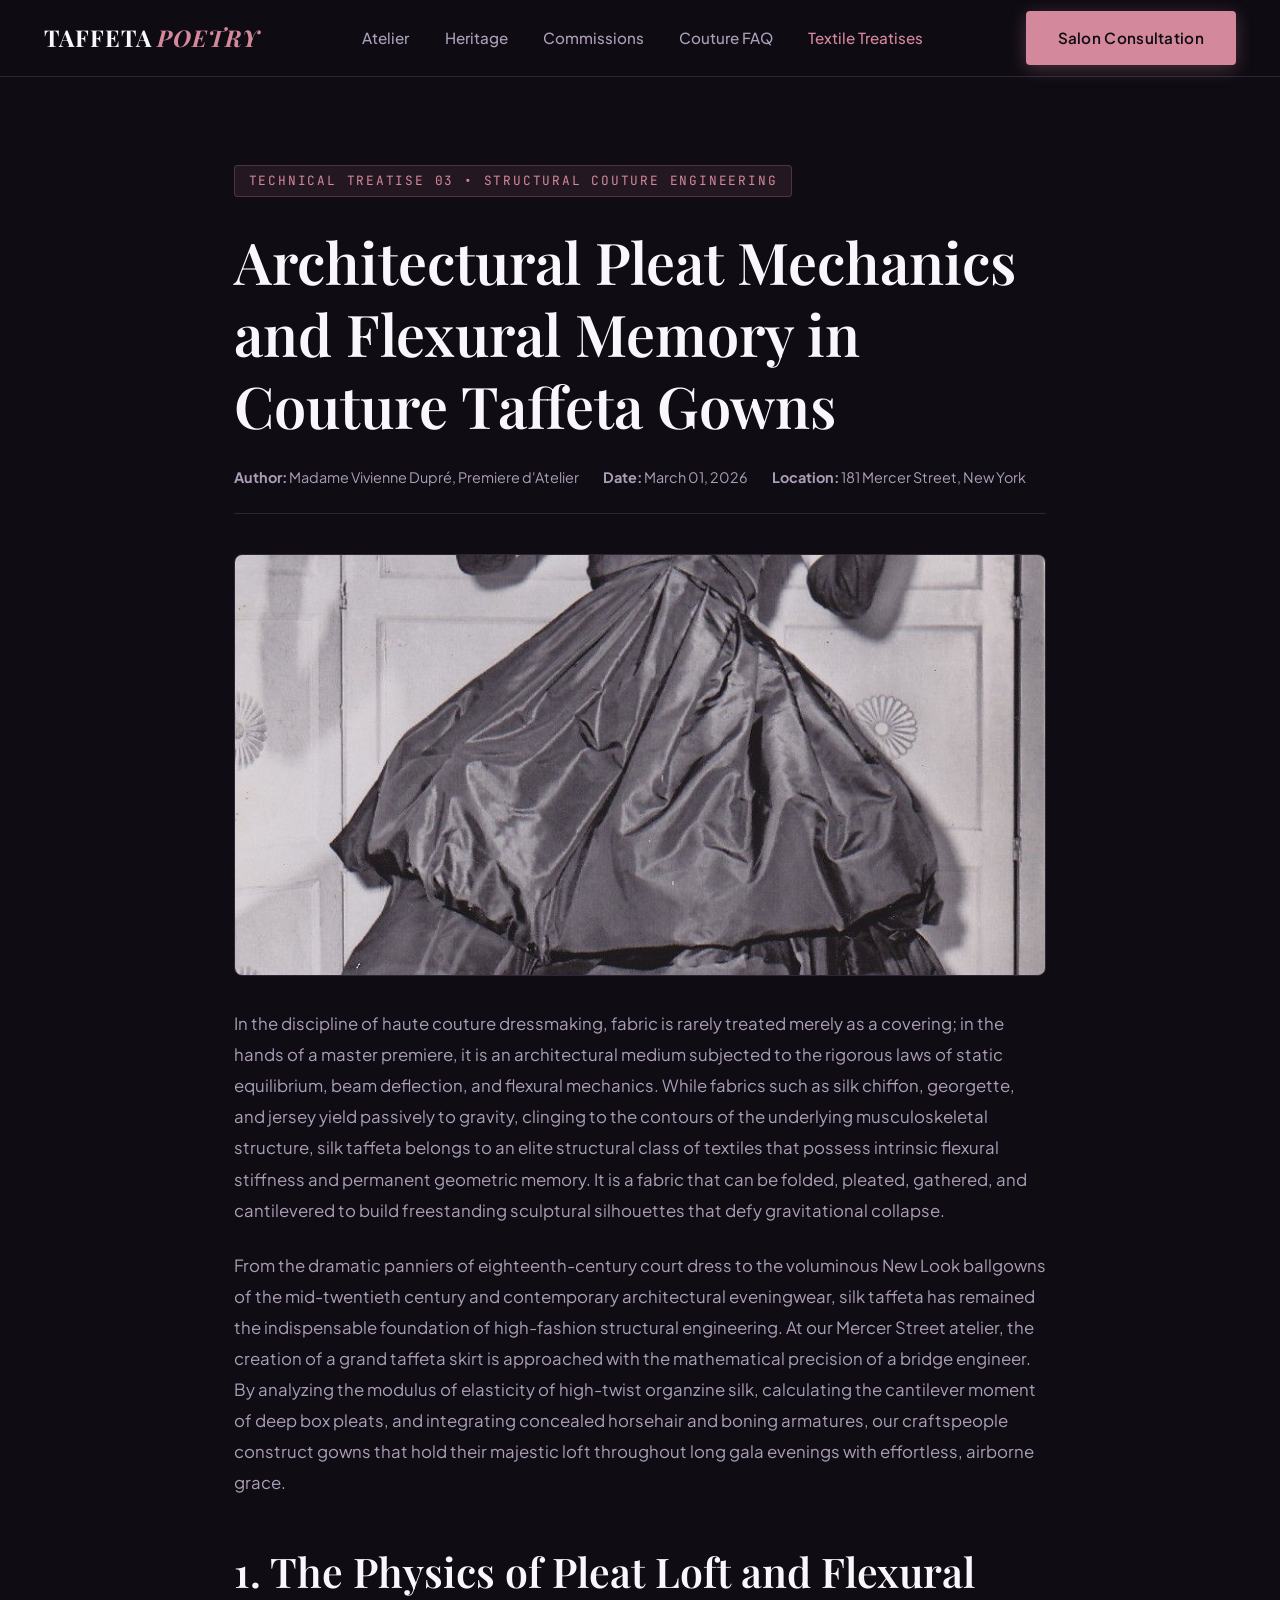
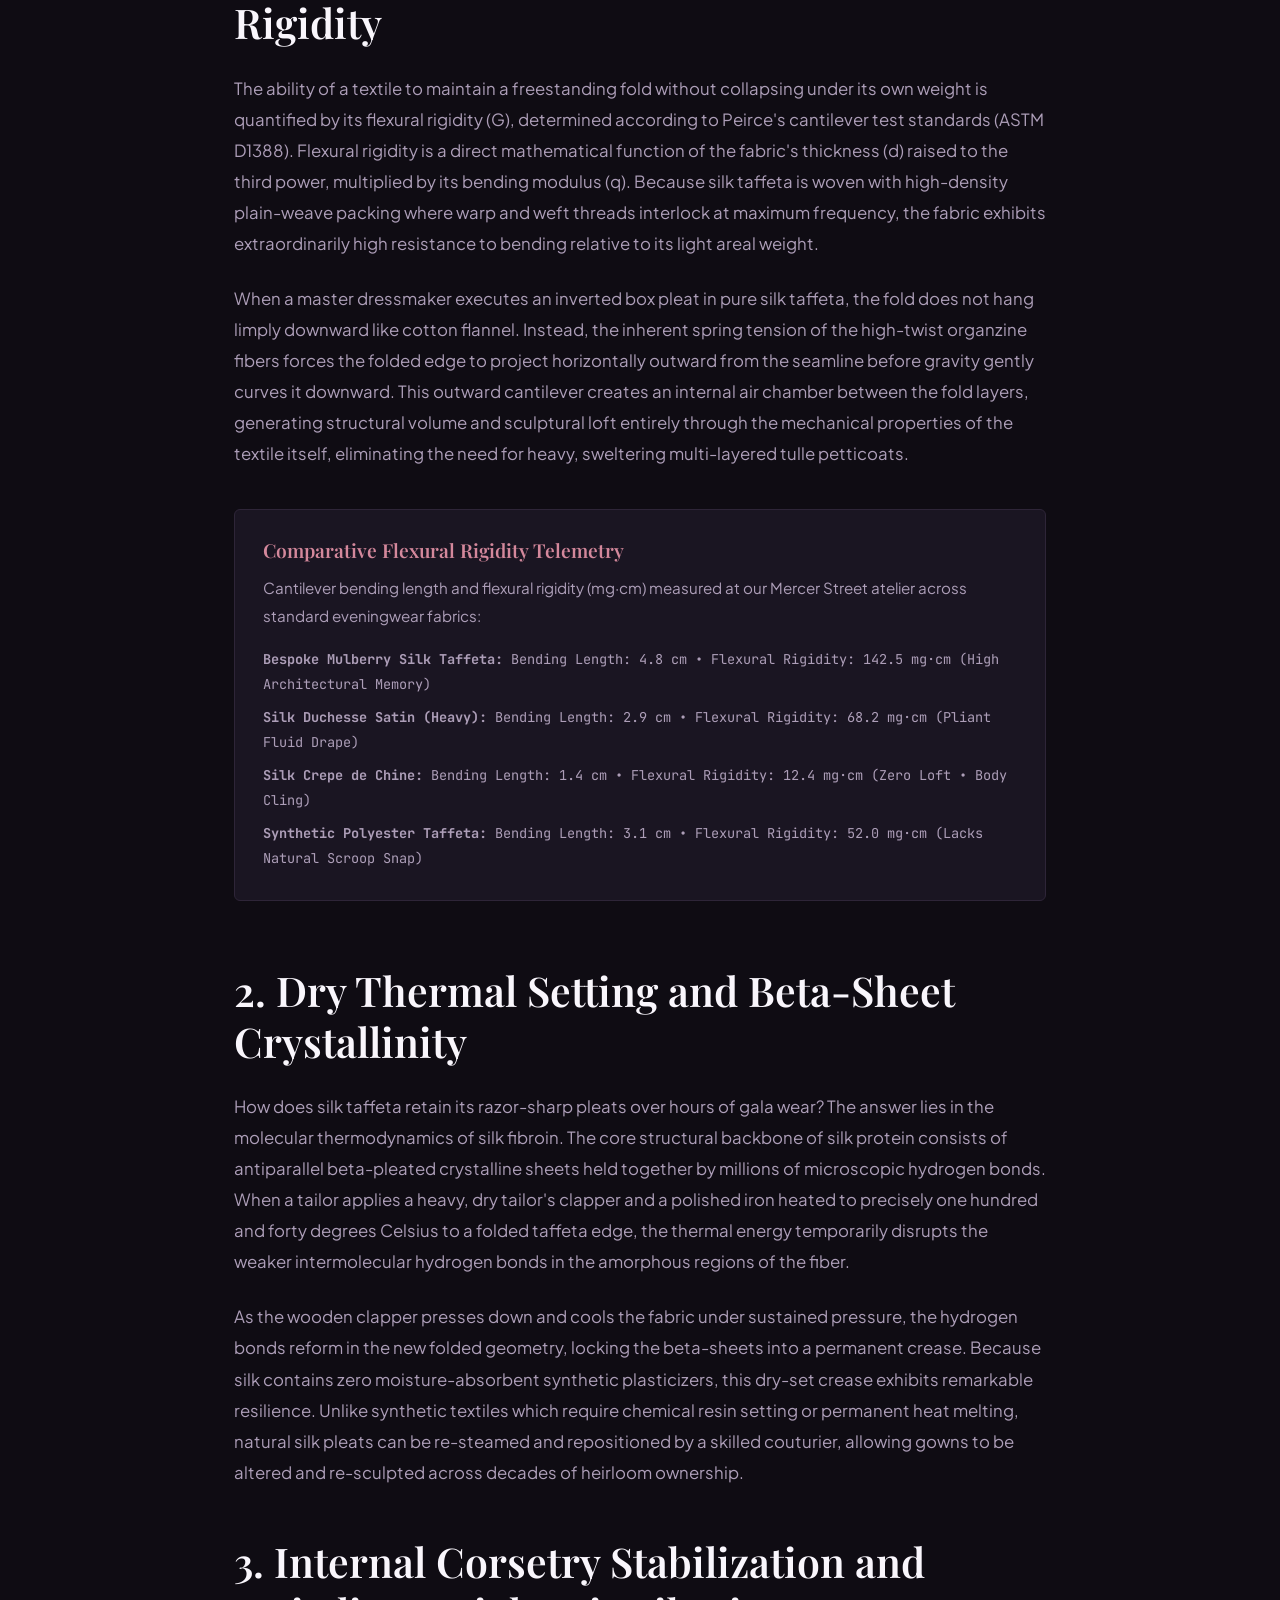
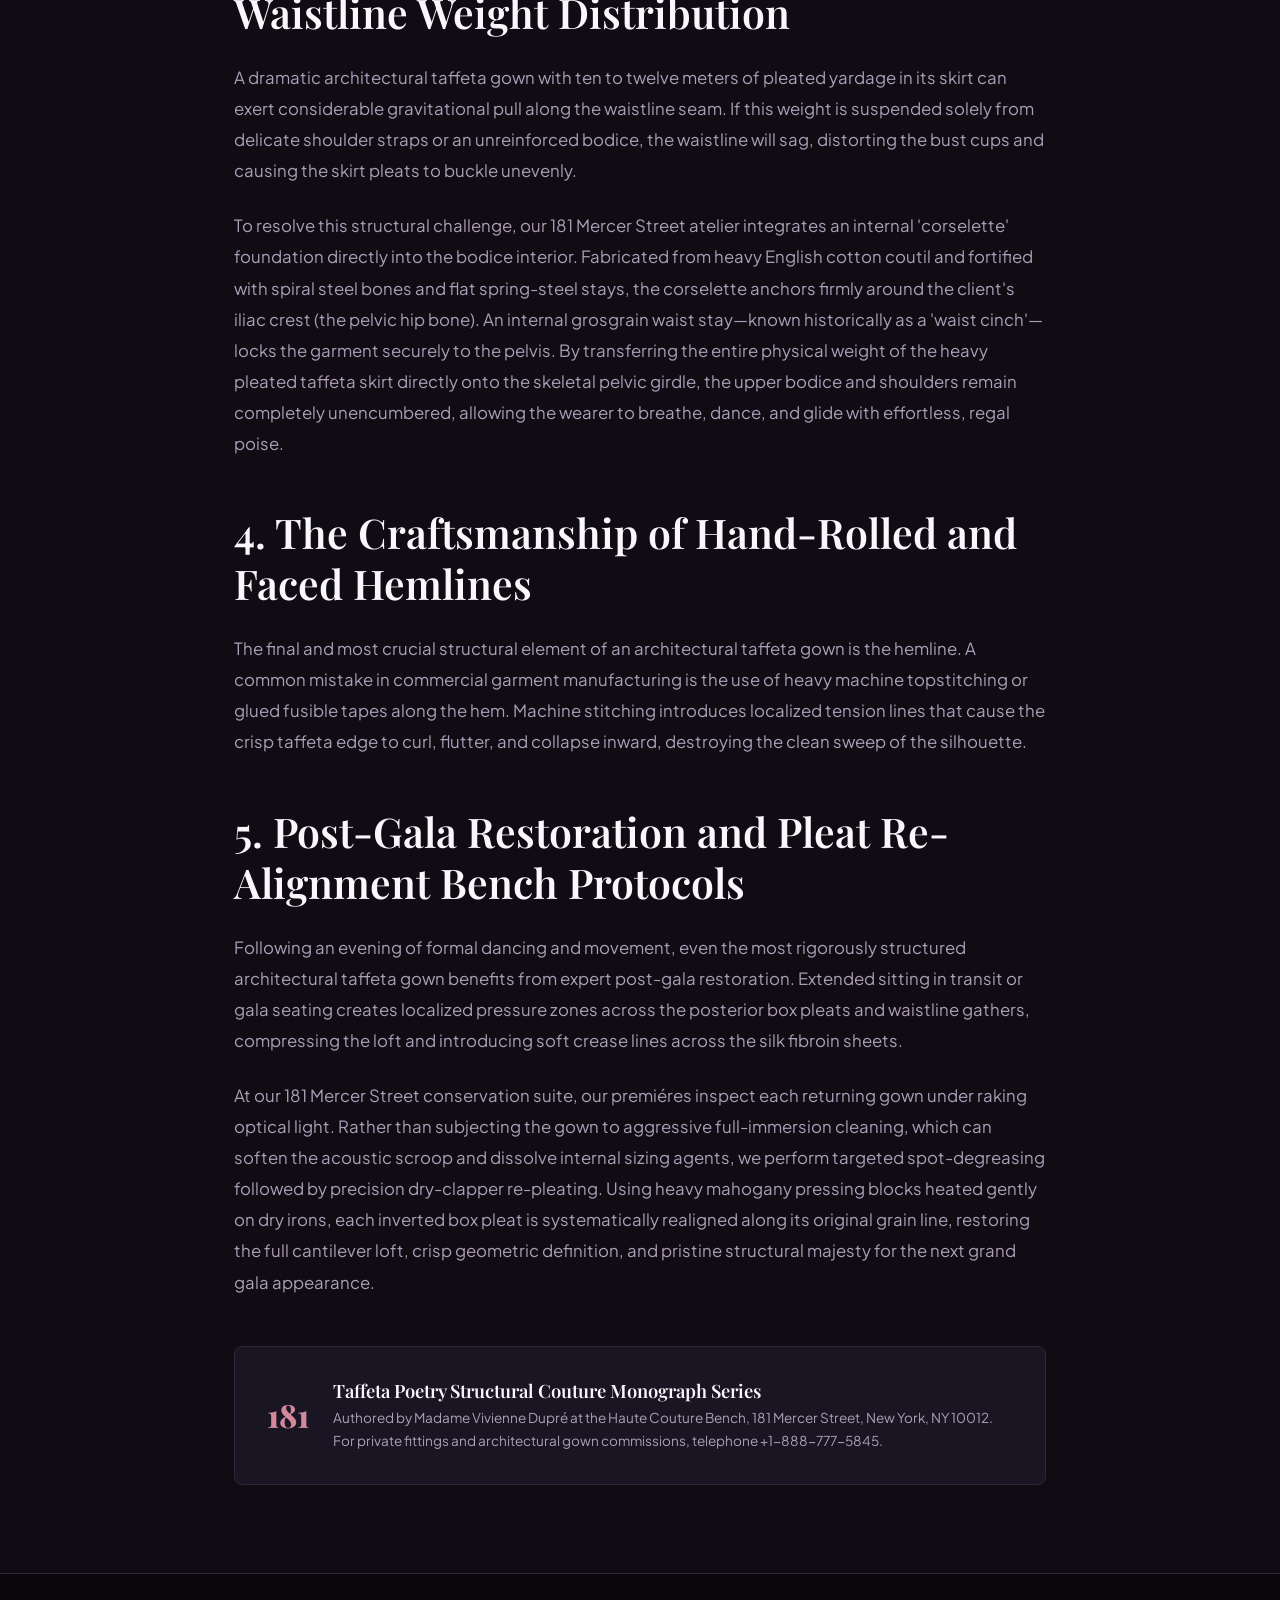
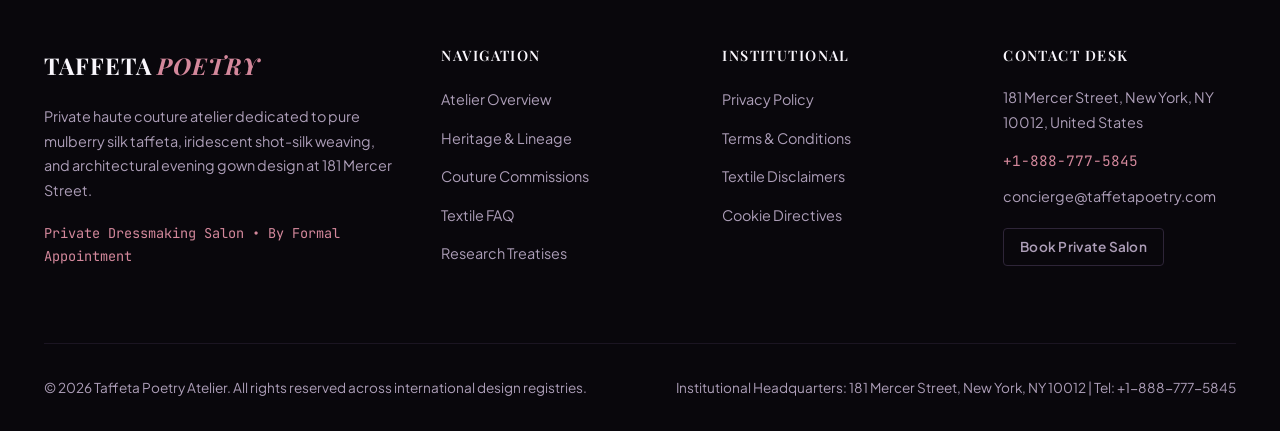
<file: blog/blog-3.html>
<!DOCTYPE html>
<html lang="en">
<head>
  <meta charset="UTF-8">
  <meta name="viewport" content="width=device-width, initial-scale=1.0">
  <title>Architectural Pleat Mechanics & Flexural Memory in Couture Gowns | Taffeta Poetry Research</title>
  <meta name="description" content="Structural engineering treatise examining box pleat cantilever loft, modulus of elasticity under dry thermal pressing, and internal boning stabilization in taffeta eveningwear.">
  <link rel="preconnect" href="https://fonts.googleapis.com">
  <link rel="preconnect" href="https://fonts.gstatic.com" crossorigin>
  <link href="https://fonts.googleapis.com/css2?family=Playfair+Display:ital,wght@0,400..900;1,400..900&family=Plus+Jakarta+Sans:wght@300;400;500;600;700&family=JetBrains+Mono:wght@400;500;600&display=swap" rel="stylesheet">
  <link rel="stylesheet" href="../assets/css/style.css">
  <!-- Google tag (gtag.js) -->
  <script async src="https://www.googletagmanager.com/gtag/js?id=G-0LY0HY7L01"></script>
  <script>
    window.dataLayer = window.dataLayer || [];
    function gtag(){dataLayer.push(arguments);}
    gtag('js', new Date());
    gtag('config', 'G-0LY0HY7L01');
  </script>
</head>
<body>
<header class="site-header">
  <div class="container header-inner">
    <a href="../index.html" class="brand-logo">TAFFETA <span>POETRY</span></a>
    <ul class="nav-desktop">
      <li><a href="../index.html">Atelier</a></li>
      <li><a href="../about.html">Heritage</a></li>
      <li><a href="../services.html">Commissions</a></li>
      <li><a href="../faq.html">Couture FAQ</a></li>
      <li><a href="../blog.html" class="active">Textile Treatises</a></li>
    </ul>
    <div style="display:flex; align-items:center; gap:1rem;">
      <a href="../contact.html" class="btn btn-primary" style="display:inline-flex;">Salon Consultation</a>
      <button class="drawer-toggle" id="drawer-toggle" aria-label="Toggle Navigation">&#9776;</button>
    </div>
  </div>
</header>
<div class="mobile-drawer" id="mobile-drawer">
  <a href="../index.html">Atelier Home</a>
  <a href="../about.html">Heritage Lineage</a>
  <a href="../services.html">Bespoke Commissions</a>
  <a href="../faq.html">Couture FAQ</a>
  <a href="../blog.html">Textile Treatises</a>
  <a href="../contact.html">Salon Consultation</a>
</div>

<main>
  <article class="section-pad">
    <div class="container" style="max-width:860px;">
      <span class="eyebrow">Technical Treatise 03 &bull; Structural Couture Engineering</span>
      <h1 style="margin:1rem 0 1.5rem;">Architectural Pleat Mechanics and Flexural Memory in Couture Taffeta Gowns</h1>
      
      <div style="display:flex; align-items:center; gap:1.5rem; margin-bottom:2.5rem; padding-bottom:1.5rem; border-bottom:1px solid var(--border-subtle); font-size:0.9rem; color:var(--text-secondary);">
        <span><strong>Author:</strong> Madame Vivienne Dupré, Premiere d'Atelier</span>
        <span><strong>Date:</strong> March 01, 2026</span>
        <span><strong>Location:</strong> 181 Mercer Street, New York</span>
      </div>

      <div style="margin:2rem 0; border-radius:8px; overflow:hidden; border:1px solid var(--border-subtle);">
        <img src="../assets/images/artisan_detail_20.jpg" alt="Completed haute couture silk taffeta ensemble presented in 181 Mercer Street private salon" style="width:100%; height:420px; object-fit:cover;">
      </div>

      <div style="color:var(--text-secondary); font-size:1.05rem; line-height:1.85; display:flex; flex-direction:column; gap:1.5rem;">
        <p>
          In the discipline of haute couture dressmaking, fabric is rarely treated merely as a covering; in the hands of a master premiere, it is an architectural medium subjected to the rigorous laws of static equilibrium, beam deflection, and flexural mechanics. While fabrics such as silk chiffon, georgette, and jersey yield passively to gravity, clinging to the contours of the underlying musculoskeletal structure, silk taffeta belongs to an elite structural class of textiles that possess intrinsic flexural stiffness and permanent geometric memory. It is a fabric that can be folded, pleated, gathered, and cantilevered to build freestanding sculptural silhouettes that defy gravitational collapse.
        </p>

        <p>
          From the dramatic panniers of eighteenth-century court dress to the voluminous New Look ballgowns of the mid-twentieth century and contemporary architectural eveningwear, silk taffeta has remained the indispensable foundation of high-fashion structural engineering. At our Mercer Street atelier, the creation of a grand taffeta skirt is approached with the mathematical precision of a bridge engineer. By analyzing the modulus of elasticity of high-twist organzine silk, calculating the cantilever moment of deep box pleats, and integrating concealed horsehair and boning armatures, our craftspeople construct gowns that hold their majestic loft throughout long gala evenings with effortless, airborne grace.
        </p>

        <h2 style="color:var(--text-primary); margin-top:1.5rem;">1. The Physics of Pleat Loft and Flexural Rigidity</h2>

        <p>
          The ability of a textile to maintain a freestanding fold without collapsing under its own weight is quantified by its flexural rigidity (G), determined according to Peirce's cantilever test standards (ASTM D1388). Flexural rigidity is a direct mathematical function of the fabric's thickness (d) raised to the third power, multiplied by its bending modulus (q). Because silk taffeta is woven with high-density plain-weave packing where warp and weft threads interlock at maximum frequency, the fabric exhibits extraordinarily high resistance to bending relative to its light areal weight.
        </p>

        <p>
          When a master dressmaker executes an inverted box pleat in pure silk taffeta, the fold does not hang limply downward like cotton flannel. Instead, the inherent spring tension of the high-twist organzine fibers forces the folded edge to project horizontally outward from the seamline before gravity gently curves it downward. This outward cantilever creates an internal air chamber between the fold layers, generating structural volume and sculptural loft entirely through the mechanical properties of the textile itself, eliminating the need for heavy, sweltering multi-layered tulle petticoats.
        </p>

        <div style="background:var(--bg-surface); border:1px solid var(--border-subtle); padding:1.75rem; border-radius:6px; margin:1rem 0;">
          <h3 style="color:var(--accent-rose); margin-bottom:0.75rem; font-size:1.2rem;">Comparative Flexural Rigidity Telemetry</h3>
          <p style="font-size:0.95rem; margin-bottom:1rem;">Cantilever bending length and flexural rigidity (mg·cm) measured at our Mercer Street atelier across standard eveningwear fabrics:</p>
          <ul style="list-style:none; display:flex; flex-direction:column; gap:0.5rem; font-family:var(--font-mono); font-size:0.85rem;">
            <li><strong>Bespoke Mulberry Silk Taffeta:</strong> Bending Length: 4.8 cm &bull; Flexural Rigidity: 142.5 mg·cm (High Architectural Memory)</li>
            <li><strong>Silk Duchesse Satin (Heavy):</strong> Bending Length: 2.9 cm &bull; Flexural Rigidity: 68.2 mg·cm (Pliant Fluid Drape)</li>
            <li><strong>Silk Crepe de Chine:</strong> Bending Length: 1.4 cm &bull; Flexural Rigidity: 12.4 mg·cm (Zero Loft &bull; Body Cling)</li>
            <li><strong>Synthetic Polyester Taffeta:</strong> Bending Length: 3.1 cm &bull; Flexural Rigidity: 52.0 mg·cm (Lacks Natural Scroop Snap)</li>
          </ul>
        </div>

        <h2 style="color:var(--text-primary); margin-top:1.5rem;">2. Dry Thermal Setting and Beta-Sheet Crystallinity</h2>

        <p>
          How does silk taffeta retain its razor-sharp pleats over hours of gala wear? The answer lies in the molecular thermodynamics of silk fibroin. The core structural backbone of silk protein consists of antiparallel beta-pleated crystalline sheets held together by millions of microscopic hydrogen bonds. When a tailor applies a heavy, dry tailor's clapper and a polished iron heated to precisely one hundred and forty degrees Celsius to a folded taffeta edge, the thermal energy temporarily disrupts the weaker intermolecular hydrogen bonds in the amorphous regions of the fiber.
        </p>

        <p>
          As the wooden clapper presses down and cools the fabric under sustained pressure, the hydrogen bonds reform in the new folded geometry, locking the beta-sheets into a permanent crease. Because silk contains zero moisture-absorbent synthetic plasticizers, this dry-set crease exhibits remarkable resilience. Unlike synthetic textiles which require chemical resin setting or permanent heat melting, natural silk pleats can be re-steamed and repositioned by a skilled couturier, allowing gowns to be altered and re-sculpted across decades of heirloom ownership.
        </p>

        <h2 style="color:var(--text-primary); margin-top:1.5rem;">3. Internal Corsetry Stabilization and Waistline Weight Distribution</h2>

        <p>
          A dramatic architectural taffeta gown with ten to twelve meters of pleated yardage in its skirt can exert considerable gravitational pull along the waistline seam. If this weight is suspended solely from delicate shoulder straps or an unreinforced bodice, the waistline will sag, distorting the bust cups and causing the skirt pleats to buckle unevenly.
        </p>

        <p>
          To resolve this structural challenge, our 181 Mercer Street atelier integrates an internal 'corselette' foundation directly into the bodice interior. Fabricated from heavy English cotton coutil and fortified with spiral steel bones and flat spring-steel stays, the corselette anchors firmly around the client's iliac crest (the pelvic hip bone). An internal grosgrain waist stay—known historically as a 'waist cinch'—locks the garment securely to the pelvis. By transferring the entire physical weight of the heavy pleated taffeta skirt directly onto the skeletal pelvic girdle, the upper bodice and shoulders remain completely unencumbered, allowing the wearer to breathe, dance, and glide with effortless, regal poise.
        </p>

        <h2 style="color:var(--text-primary); margin-top:1.5rem;">4. The Craftsmanship of Hand-Rolled and Faced Hemlines</h2>

        <p>
          The final and most crucial structural element of an architectural taffeta gown is the hemline. A common mistake in commercial garment manufacturing is the use of heavy machine topstitching or glued fusible tapes along the hem. Machine stitching introduces localized tension lines that cause the crisp taffeta edge to curl, flutter, and collapse inward, destroying the clean sweep of the silhouette.
        </p>

        <h2 style="color:var(--text-primary); margin-top:1.5rem;">5. Post-Gala Restoration and Pleat Re-Alignment Bench Protocols</h2>

        <p>
          Following an evening of formal dancing and movement, even the most rigorously structured architectural taffeta gown benefits from expert post-gala restoration. Extended sitting in transit or gala seating creates localized pressure zones across the posterior box pleats and waistline gathers, compressing the loft and introducing soft crease lines across the silk fibroin sheets.
        </p>

        <p>
          At our 181 Mercer Street conservation suite, our premiéres inspect each returning gown under raking optical light. Rather than subjecting the gown to aggressive full-immersion cleaning, which can soften the acoustic scroop and dissolve internal sizing agents, we perform targeted spot-degreasing followed by precision dry-clapper re-pleating. Using heavy mahogany pressing blocks heated gently on dry irons, each inverted box pleat is systematically realigned along its original grain line, restoring the full cantilever loft, crisp geometric definition, and pristine structural majesty for the next grand gala appearance.
        </p>
      </div>

      <div style="margin-top:3rem; padding:2rem; background:var(--bg-surface); border:1px solid var(--border-subtle); border-radius:8px; display:flex; gap:1.5rem; align-items:center;">
        <div style="font-family:var(--font-heading); font-weight:800; font-size:2rem; color:var(--accent-rose);">181</div>
        <div>
          <h4 style="margin-bottom:0.25rem;">Taffeta Poetry Structural Couture Monograph Series</h4>
          <p style="font-size:0.85rem; color:var(--text-secondary);">Authored by Madame Vivienne Dupré at the Haute Couture Bench, 181 Mercer Street, New York, NY 10012. For private fittings and architectural gown commissions, telephone +1-888-777-5845.</p>
        </div>
      </div>
    </div>
  </article>
</main>

<footer class="site-footer">
  <div class="container">
    <div class="footer-grid">
      <div class="footer-brand">
        <a href="../index.html" class="brand-logo">TAFFETA <span>POETRY</span></a>
        <p>Private haute couture atelier dedicated to pure mulberry silk taffeta, iridescent shot-silk weaving, and architectural evening gown design at 181 Mercer Street.</p>
        <p style="color:var(--accent-rose); font-size:0.85rem; font-family:var(--font-mono);">Private Dressmaking Salon • By Formal Appointment</p>
      </div>
      <div class="footer-col">
        <h4>Navigation</h4>
        <ul>
          <li><a href="../index.html">Atelier Overview</a></li>
          <li><a href="../about.html">Heritage & Lineage</a></li>
          <li><a href="../services.html">Couture Commissions</a></li>
          <li><a href="../faq.html">Textile FAQ</a></li>
          <li><a href="../blog.html">Research Treatises</a></li>
        </ul>
      </div>
      <div class="footer-col">
        <h4>Institutional</h4>
        <ul>
          <li><a href="../privacy-policy.html">Privacy Policy</a></li>
          <li><a href="../terms-and-conditions.html">Terms & Conditions</a></li>
          <li><a href="../disclaimer.html">Textile Disclaimers</a></li>
          <li><a href="../cookie-policy.html">Cookie Directives</a></li>
        </ul>
      </div>
      <div class="footer-col">
        <h4>Contact Desk</h4>
        <ul>
          <li style="color:var(--text-secondary); font-size:0.9rem;">181 Mercer Street, New York, NY 10012, United States</li>
          <li><a href="tel:+18887775845" style="color:var(--accent-rose); font-family:var(--font-mono);">+1-888-777-5845</a></li>
          <li style="color:var(--text-secondary); font-size:0.9rem;">concierge@taffetapoetry.com</li>
          <li><a href="../contact.html" class="btn btn-outline" style="padding:0.4rem 1rem; margin-top:0.5rem; font-size:0.85rem;">Book Private Salon</a></li>
        </ul>
      </div>
    </div>
    <div class="footer-bottom">
      <p>&copy; 2026 Taffeta Poetry Atelier. All rights reserved across international design registries.</p>
      <p>Institutional Headquarters: 181 Mercer Street, New York, NY 10012 | Tel: +1-888-777-5845</p>
    </div>
  </div>
</footer>
<script src="../assets/js/main.js"></script>
</body>
</html>
</file>
<file: assets/css/style.css>
/* TAFFETA POETRY • Neo-Atelier Silk Elegance Theme */
:root {
  --bg-base: #0f0c13;
  --bg-surface: #1a1522;
  --bg-card: #231c2e;
  --text-primary: #f9f6fc;
  --text-secondary: #ad9eb8;
  --text-muted: #7d6e88;
  --accent-rose: #d4889c;
  --accent-amethyst: #b872c4;
  --accent-glow: rgba(212, 136, 156, 0.15);
  --border-subtle: #2e2538;
  --border-glow: rgba(212, 136, 156, 0.3);
  --font-heading: 'Playfair Display', serif;
  --font-body: 'Plus Jakarta Sans', sans-serif;
  --font-mono: 'JetBrains Mono', monospace;
  --transition-smooth: all 0.28s cubic-bezier(0.16, 1, 0.3, 1);
}

*, *::before, *::after {
  box-sizing: border-box;
  margin: 0;
  padding: 0;
}

html {
  scroll-behavior: smooth;
  background-color: var(--bg-base);
  color: var(--text-primary);
  font-family: var(--font-body);
  font-size: 16px;
  line-height: 1.7;
  -webkit-font-smoothing: antialiased;
}

body {
  min-height: 100vh;
  display: flex;
  flex-direction: column;
}

img {
  max-width: 100%;
  height: auto;
  display: block;
}

a {
  color: inherit;
  text-decoration: none;
}

.container {
  width: 100%;
  max-width: 1240px;
  margin: 0 auto;
  padding: 0 1.5rem;
}

h1, h2, h3, h4, h5, h6 {
  font-family: var(--font-heading);
  font-weight: 600;
  line-height: 1.25;
  color: var(--text-primary);
}

h1 { font-size: clamp(2.4rem, 4.5vw, 3.8rem); }
h2 { font-size: clamp(1.8rem, 3.2vw, 2.6rem); }
h3 { font-size: 1.45rem; }
h4 { font-size: 1.15rem; }

p {
  color: var(--text-secondary);
}

.eyebrow {
  display: inline-block;
  font-family: var(--font-mono);
  font-size: 0.8rem;
  text-transform: uppercase;
  letter-spacing: 0.14em;
  color: var(--accent-rose);
  margin-bottom: 0.75rem;
  background: rgba(212, 136, 156, 0.1);
  padding: 0.25rem 0.85rem;
  border-radius: 4px;
  border: 1px solid rgba(212, 136, 156, 0.25);
}

.btn {
  display: inline-flex;
  align-items: center;
  justify-content: center;
  gap: 0.5rem;
  font-family: var(--font-body);
  font-weight: 600;
  font-size: 0.95rem;
  padding: 0.9rem 2rem;
  border-radius: 4px;
  cursor: pointer;
  transition: var(--transition-smooth);
  border: none;
  letter-spacing: 0.02em;
}

.btn-primary {
  background: var(--accent-rose);
  color: #0f0c13;
  box-shadow: 0 4px 18px rgba(212, 136, 156, 0.3);
}

.btn-primary:hover {
  background: #c5768b;
  transform: translateY(-2px);
  box-shadow: 0 8px 26px rgba(212, 136, 156, 0.45);
}

.btn-outline {
  background: transparent;
  color: var(--text-primary);
  border: 1px solid var(--border-subtle);
}

.btn-outline:hover {
  border-color: var(--accent-amethyst);
  color: var(--accent-amethyst);
  background: rgba(184, 114, 196, 0.05);
}

/* Site Header */
.site-header {
  position: sticky;
  top: 0;
  z-index: 1000;
  background: rgba(15, 12, 19, 0.92);
  backdrop-filter: blur(14px);
  -webkit-backdrop-filter: blur(14px);
  border-bottom: 1px solid var(--border-subtle);
}

.header-inner {
  display: flex;
  align-items: center;
  justify-content: space-between;
  height: 76px;
}

.brand-logo {
  font-family: var(--font-heading);
  font-size: 1.45rem;
  font-weight: 700;
  color: var(--text-primary);
  letter-spacing: 0.04em;
}

.brand-logo span {
  color: var(--accent-rose);
  font-style: italic;
}

.nav-desktop {
  display: flex;
  align-items: center;
  gap: 2.2rem;
  list-style: none;
}

.nav-desktop a {
  font-size: 0.95rem;
  font-weight: 500;
  color: var(--text-secondary);
  transition: var(--transition-smooth);
}

.nav-desktop a:hover,
.nav-desktop a.active {
  color: var(--accent-rose);
}

.drawer-toggle {
  display: none;
  background: none;
  border: none;
  color: var(--text-primary);
  font-size: 1.6rem;
  cursor: pointer;
  padding: 0.5rem;
}

.mobile-drawer {
  display: none;
  flex-direction: column;
  background: var(--bg-surface);
  border-bottom: 1px solid var(--border-subtle);
  padding: 1.5rem;
  gap: 1rem;
}

.mobile-drawer.open {
  display: flex;
}

.mobile-drawer a {
  font-family: var(--font-heading);
  font-size: 1.15rem;
  padding: 0.6rem 0;
  border-bottom: 1px solid rgba(46, 37, 56, 0.5);
}

@media (max-width: 900px) {
  .nav-desktop, .header-inner .btn { display: none; }
  .drawer-toggle { display: block; }
}

/* Hero Section */
.hero {
  padding: 5.5rem 0 4.5rem;
  background: radial-gradient(circle at 80% 20%, rgba(212, 136, 156, 0.08) 0%, transparent 50%),
              radial-gradient(circle at 10% 80%, rgba(184, 114, 196, 0.06) 0%, transparent 40%);
}

.hero-grid {
  display: grid;
  grid-template-columns: 1.1fr 0.9fr;
  gap: 4rem;
  align-items: center;
}

.hero-visual {
  position: relative;
}

.hero-img-box {
  position: relative;
  border-radius: 8px;
  overflow: hidden;
  border: 1px solid var(--border-subtle);
  box-shadow: 0 24px 48px rgba(0, 0, 0, 0.65);
}

.hero-img-box img {
  width: 100%;
  height: 500px;
  object-fit: cover;
  transition: transform 0.6s ease;
}

.hero-img-box:hover img {
  transform: scale(1.025);
}

.floating-badge {
  position: absolute;
  bottom: -1.2rem;
  left: -1.2rem;
  background: var(--bg-card);
  border: 1px solid var(--border-glow);
  border-radius: 6px;
  padding: 1.1rem 1.4rem;
  box-shadow: 0 14px 32px rgba(0, 0, 0, 0.6);
  display: flex;
  flex-direction: column;
  gap: 0.25rem;
}

.floating-badge .val {
  font-family: var(--font-mono);
  font-size: 1.4rem;
  font-weight: 700;
  color: var(--accent-rose);
}

.floating-badge .lbl {
  font-size: 0.75rem;
  text-transform: uppercase;
  letter-spacing: 0.1em;
  color: var(--text-secondary);
}

@media (max-width: 900px) {
  .hero-grid { grid-template-columns: 1fr; gap: 2.5rem; }
  .floating-badge { bottom: 1rem; left: 1rem; }
  .hero-img-box img { height: 360px; }
}

/* Sections & Cards */
.section-pad {
  padding: 5.5rem 0;
}

.section-head {
  text-align: center;
  max-width: 720px;
  margin: 0 auto 3.5rem;
}

.card-grid-3 {
  display: grid;
  grid-template-columns: repeat(auto-fit, minmax(320px, 1fr));
  gap: 2rem;
}

.card-grid-4 {
  display: grid;
  grid-template-columns: repeat(auto-fit, minmax(260px, 1fr));
  gap: 1.5rem;
}

.couture-card {
  background: var(--bg-surface);
  border: 1px solid var(--border-subtle);
  border-radius: 8px;
  overflow: hidden;
  transition: var(--transition-smooth);
  display: flex;
  flex-direction: column;
}

.couture-card:hover {
  transform: translateY(-4px);
  border-color: var(--border-glow);
  box-shadow: 0 18px 36px rgba(0, 0, 0, 0.45);
}

.couture-card-img {
  width: 100%;
  height: 250px;
  object-fit: cover;
  border-bottom: 1px solid var(--border-subtle);
}

.couture-card-body {
  padding: 1.75rem;
  flex-grow: 1;
  display: flex;
  flex-direction: column;
}

.couture-card-body h3 {
  margin-bottom: 0.85rem;
  font-size: 1.35rem;
}

/* Metric Strip */
.metric-strip {
  background: var(--bg-surface);
  border-top: 1px solid var(--border-subtle);
  border-bottom: 1px solid var(--border-subtle);
  padding: 3.5rem 0;
}

.metric-grid {
  display: grid;
  grid-template-columns: repeat(auto-fit, minmax(220px, 1fr));
  gap: 2.5rem;
  text-align: center;
}

.metric-item .val {
  font-family: var(--font-heading);
  font-size: 2.8rem;
  font-weight: 600;
  color: var(--accent-rose);
  margin-bottom: 0.35rem;
}

.metric-item .lbl {
  font-size: 0.85rem;
  text-transform: uppercase;
  letter-spacing: 0.1em;
  color: var(--text-secondary);
}

/* Spec Table */
.spec-table-wrap {
  overflow-x: auto;
  margin: 2.5rem 0;
  border: 1px solid var(--border-subtle);
  border-radius: 6px;
}

.spec-table {
  width: 100%;
  border-collapse: collapse;
  text-align: left;
  font-size: 0.95rem;
}

.spec-table th, .spec-table td {
  padding: 1.1rem 1.4rem;
  border-bottom: 1px solid var(--border-subtle);
}

.spec-table th {
  background: var(--bg-card);
  font-family: var(--font-heading);
  font-weight: 600;
  color: var(--text-primary);
  text-transform: uppercase;
  letter-spacing: 0.06em;
  font-size: 0.85rem;
}

.spec-table tr:hover td {
  background: rgba(212, 136, 156, 0.03);
}

/* Accordion */
.accordion {
  display: flex;
  flex-direction: column;
  gap: 1.1rem;
}

.accordion-item {
  background: var(--bg-surface);
  border: 1px solid var(--border-subtle);
  border-radius: 6px;
  overflow: hidden;
}

.accordion-trigger {
  width: 100%;
  text-align: left;
  background: none;
  border: none;
  padding: 1.35rem 1.6rem;
  font-family: var(--font-heading);
  font-weight: 600;
  font-size: 1.15rem;
  color: var(--text-primary);
  display: flex;
  align-items: center;
  justify-content: space-between;
  cursor: pointer;
  transition: var(--transition-smooth);
}

.accordion-trigger:hover {
  color: var(--accent-rose);
}

.accordion-icon {
  font-family: var(--font-mono);
  font-size: 1.3rem;
  color: var(--accent-amethyst);
  transition: transform 0.3s ease;
}

.accordion-content {
  display: none;
  padding: 0 1.6rem 1.4rem;
  color: var(--text-secondary);
  font-size: 0.95rem;
  line-height: 1.75;
}

.accordion-item.active .accordion-content {
  display: block;
}

.accordion-item.active .accordion-icon {
  transform: rotate(45deg);
}

/* Footer */
.site-footer {
  background: #09070c;
  border-top: 1px solid var(--border-subtle);
  padding: 4.5rem 0 2rem;
  margin-top: auto;
}

.footer-grid {
  display: grid;
  grid-template-columns: 1.5fr 1fr 1fr 1fr;
  gap: 3rem;
  margin-bottom: 3.5rem;
}

.footer-brand p {
  margin: 1.2rem 0;
  font-size: 0.9rem;
  line-height: 1.7;
}

.footer-col h4 {
  font-size: 0.9rem;
  text-transform: uppercase;
  letter-spacing: 0.1em;
  color: var(--text-primary);
  margin-bottom: 1.35rem;
}

.footer-col ul {
  list-style: none;
  display: flex;
  flex-direction: column;
  gap: 0.7rem;
}

.footer-col a {
  font-size: 0.9rem;
  color: var(--text-secondary);
  transition: var(--transition-smooth);
}

.footer-col a:hover {
  color: var(--accent-rose);
}

.footer-bottom {
  display: flex;
  align-items: center;
  justify-content: space-between;
  padding-top: 2rem;
  border-top: 1px solid rgba(46, 37, 56, 0.5);
  font-size: 0.85rem;
  color: var(--text-muted);
}

@media (max-width: 900px) {
  .footer-grid { grid-template-columns: 1fr; gap: 2rem; }
  .footer-bottom { flex-direction: column; gap: 1rem; text-align: center; }
}
</file>
